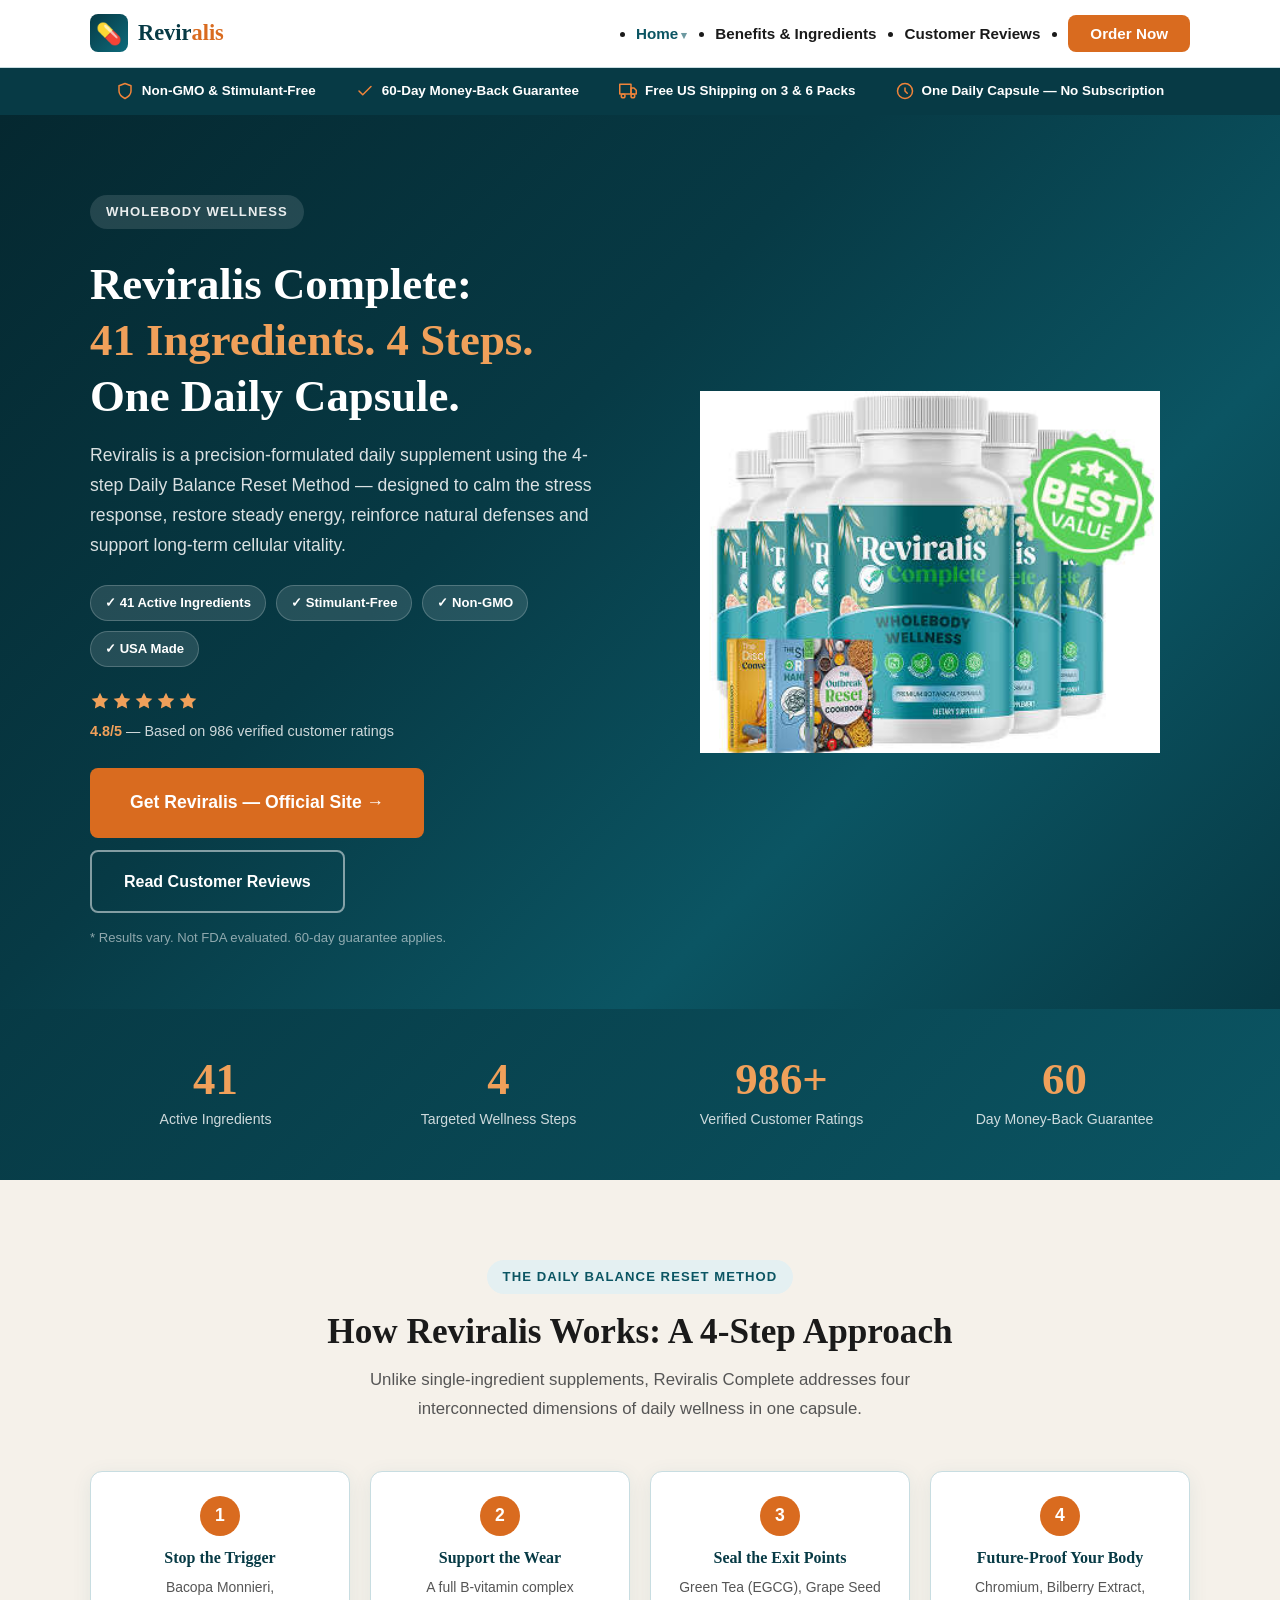
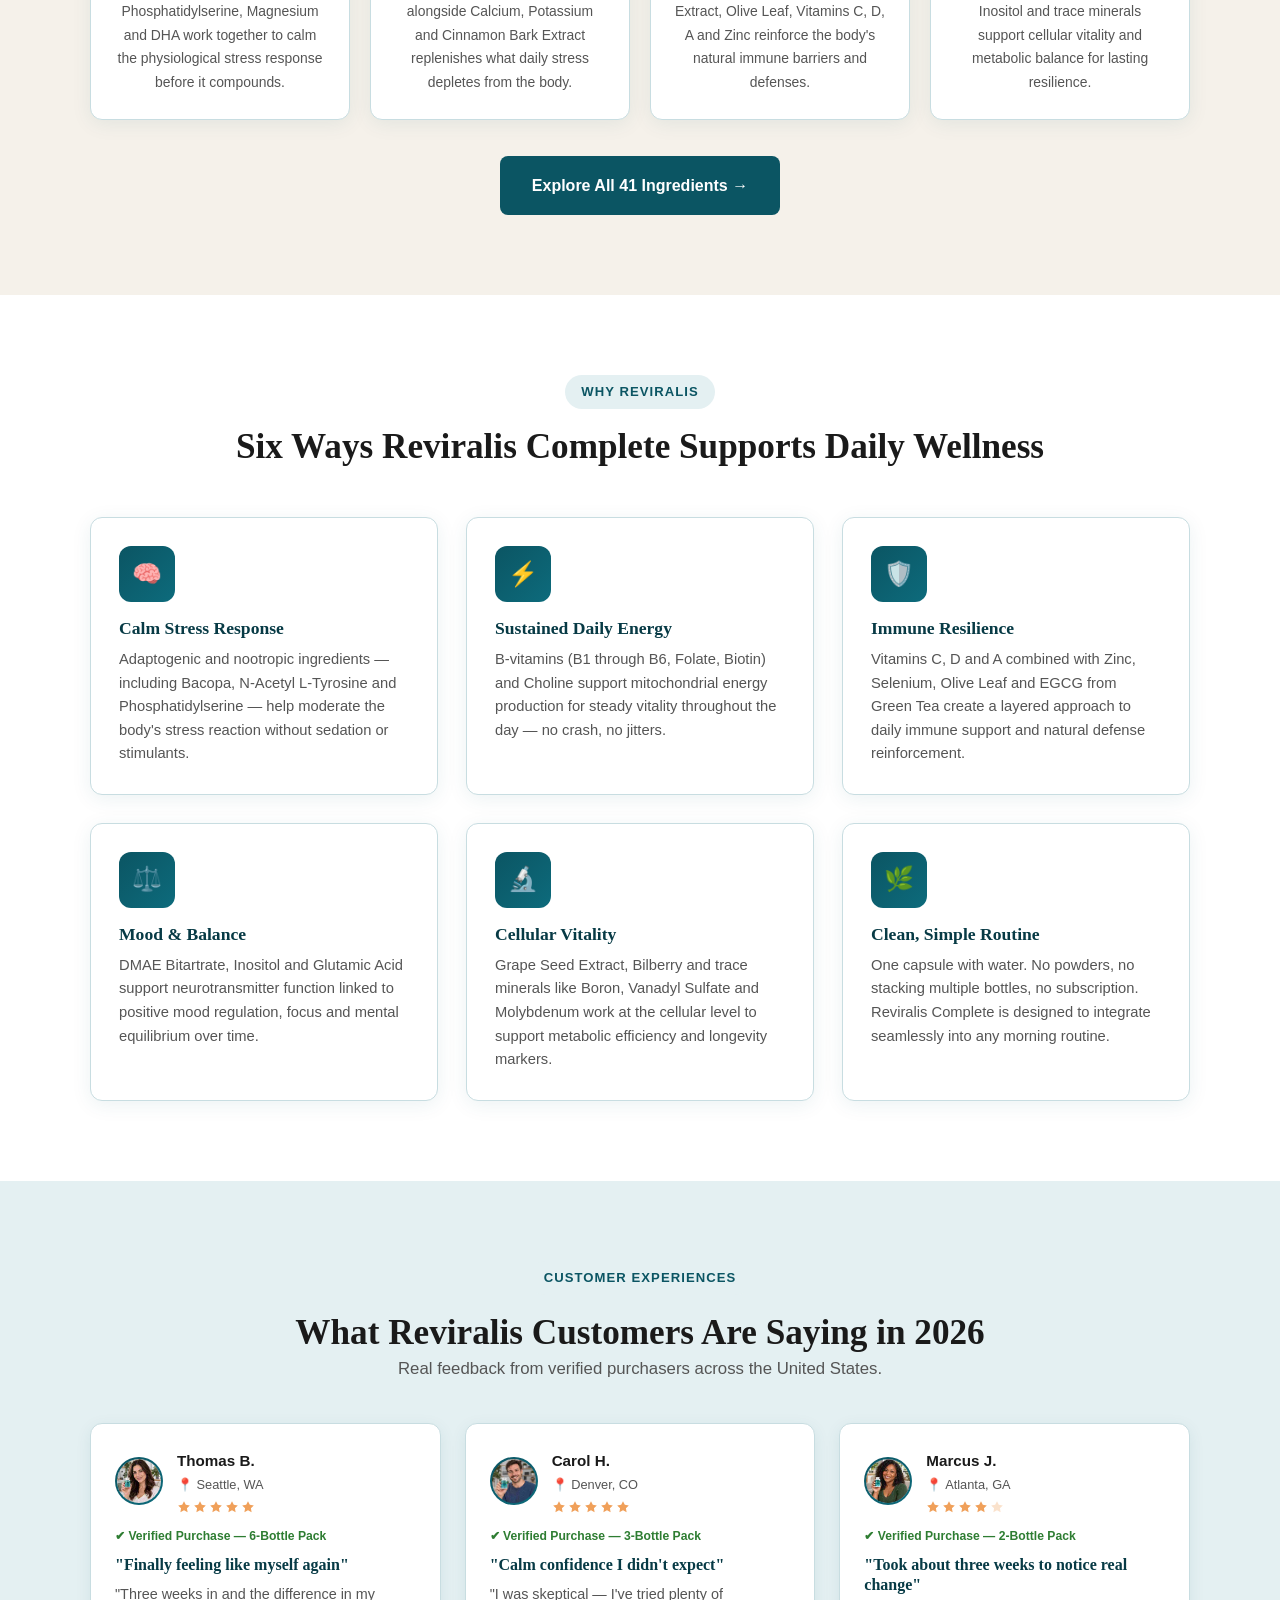
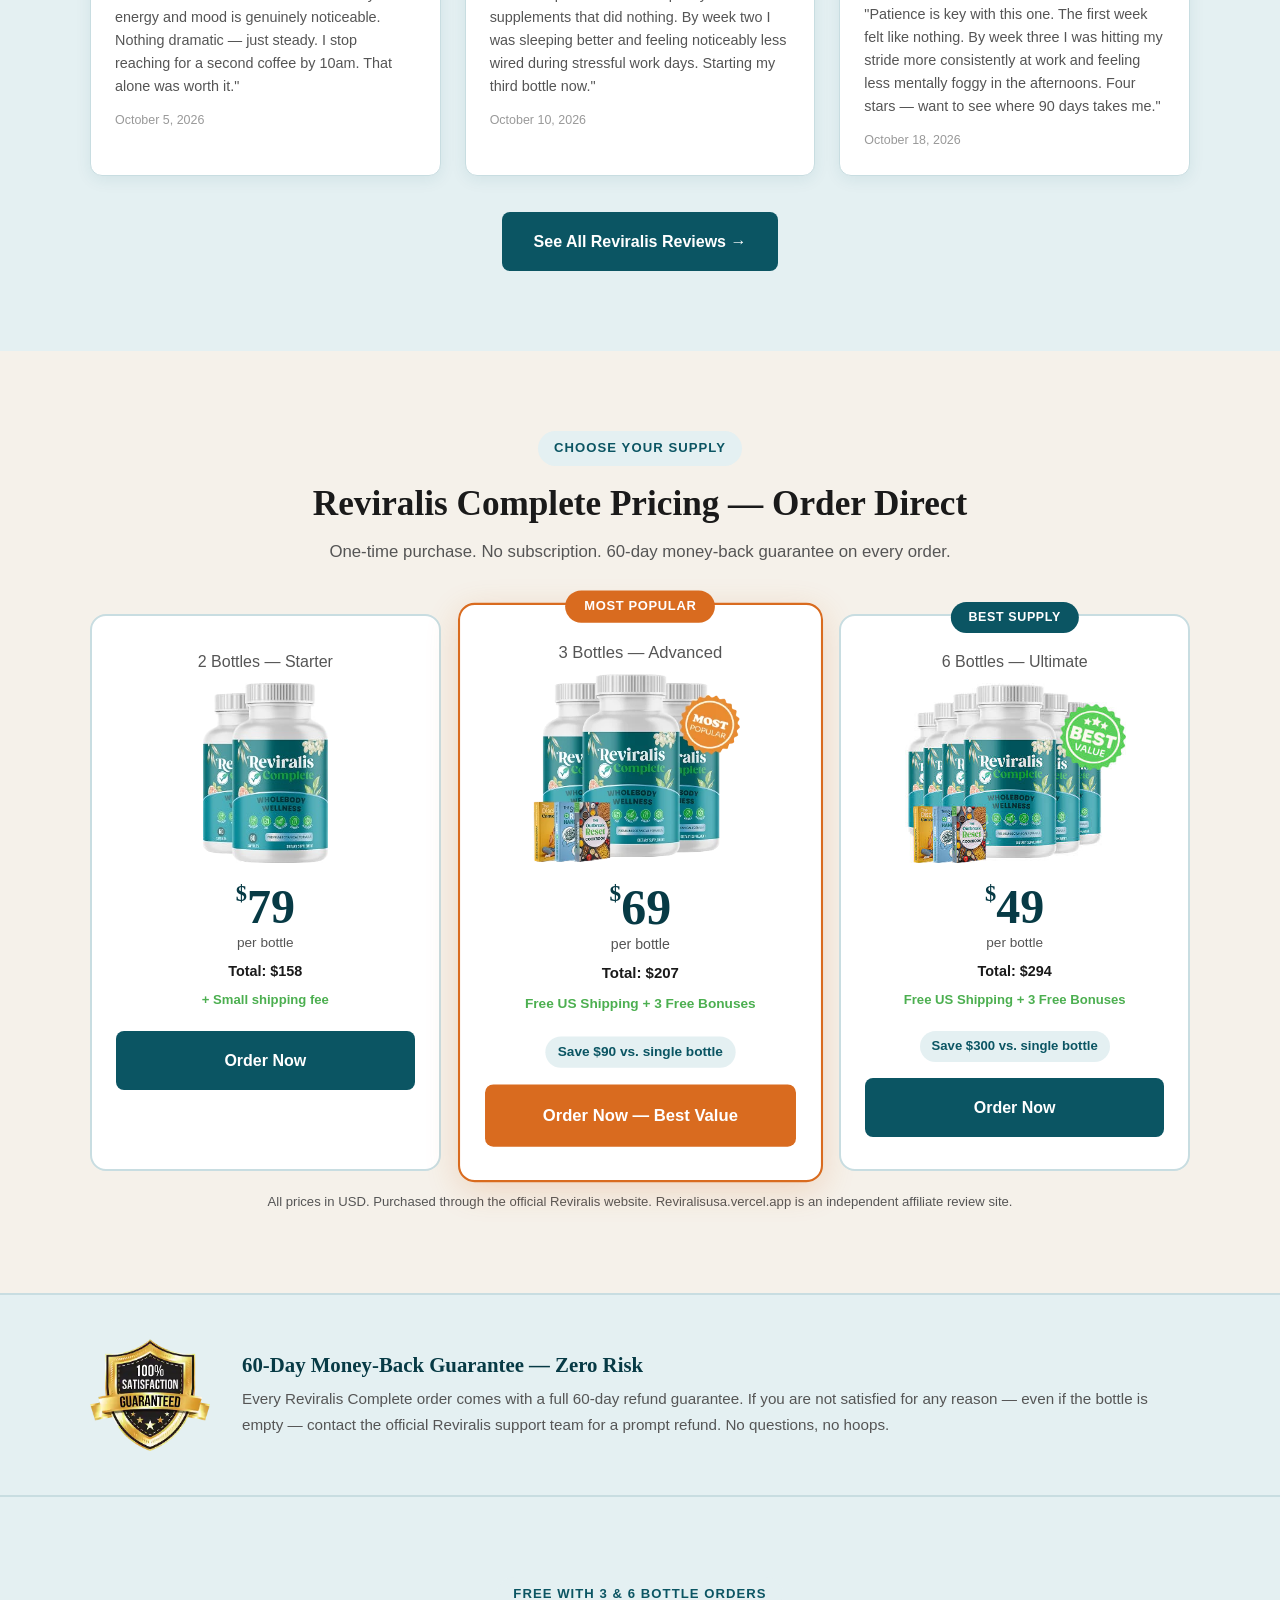
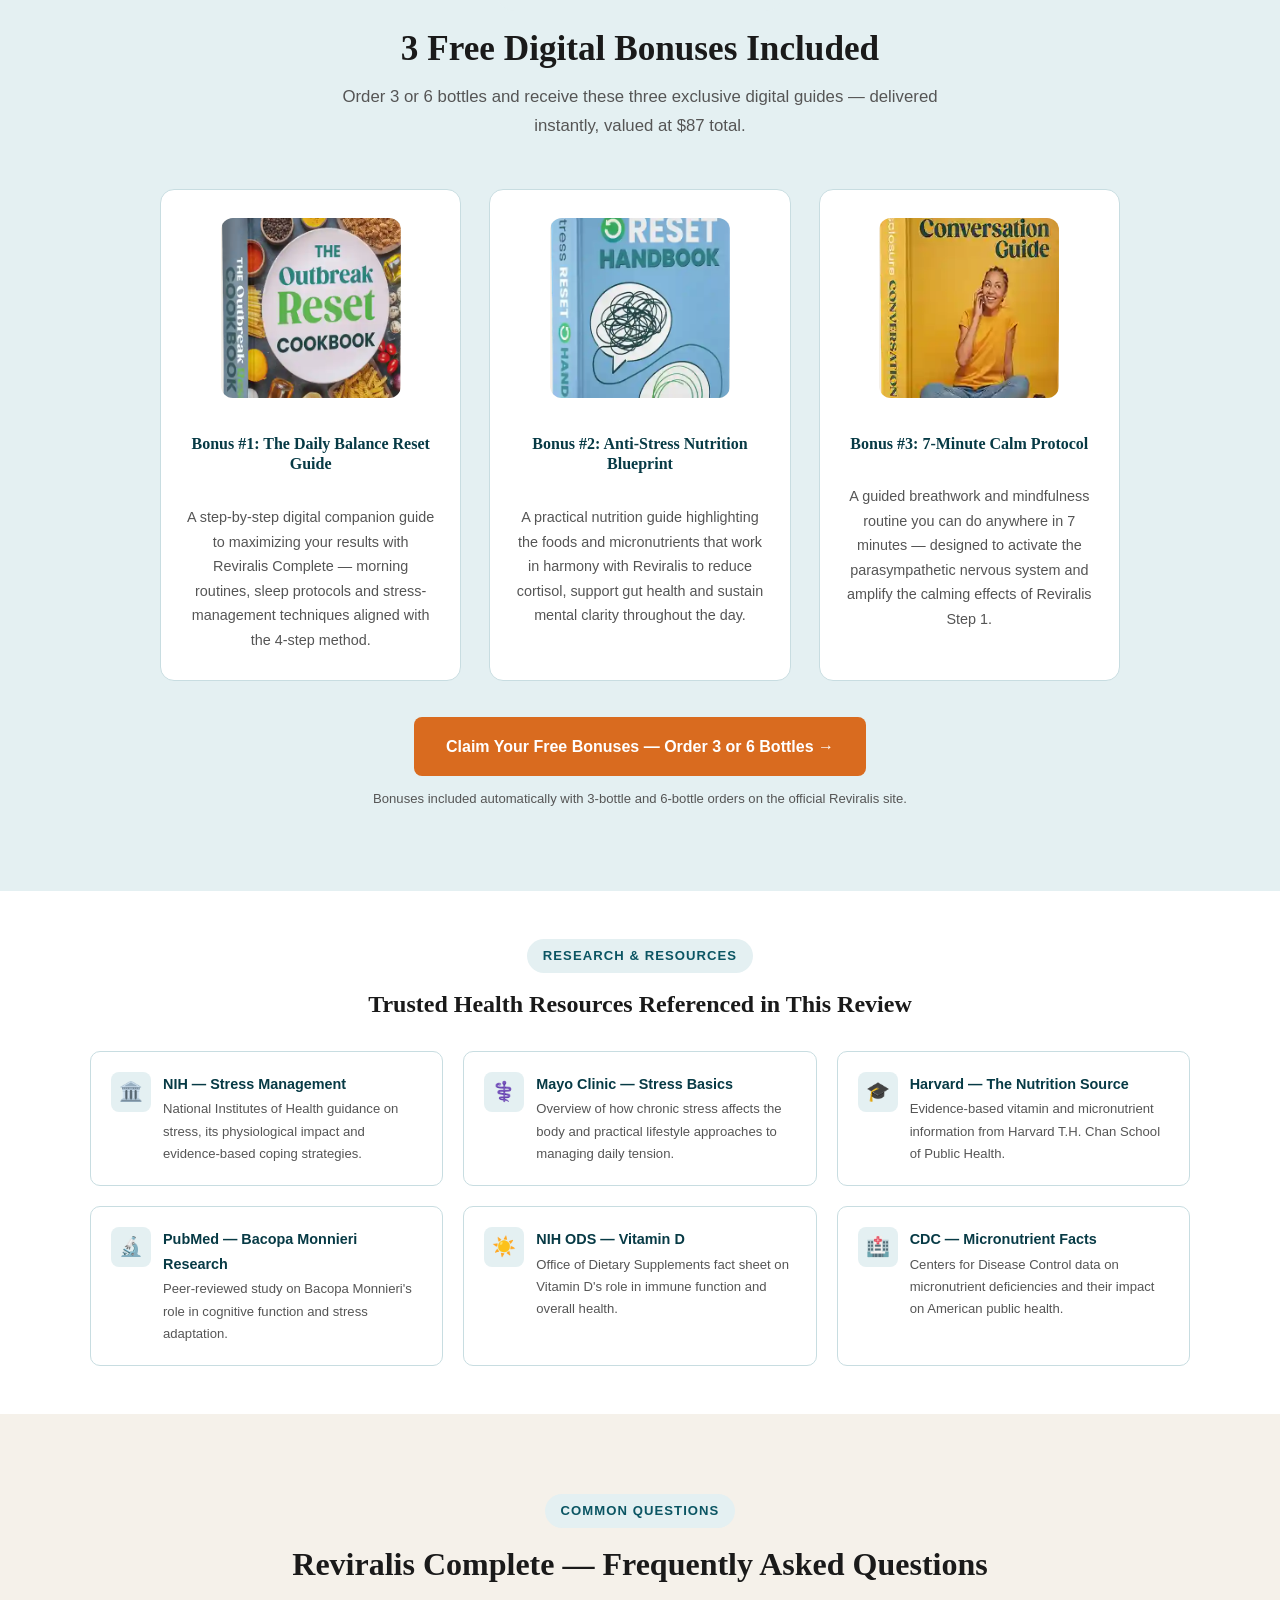
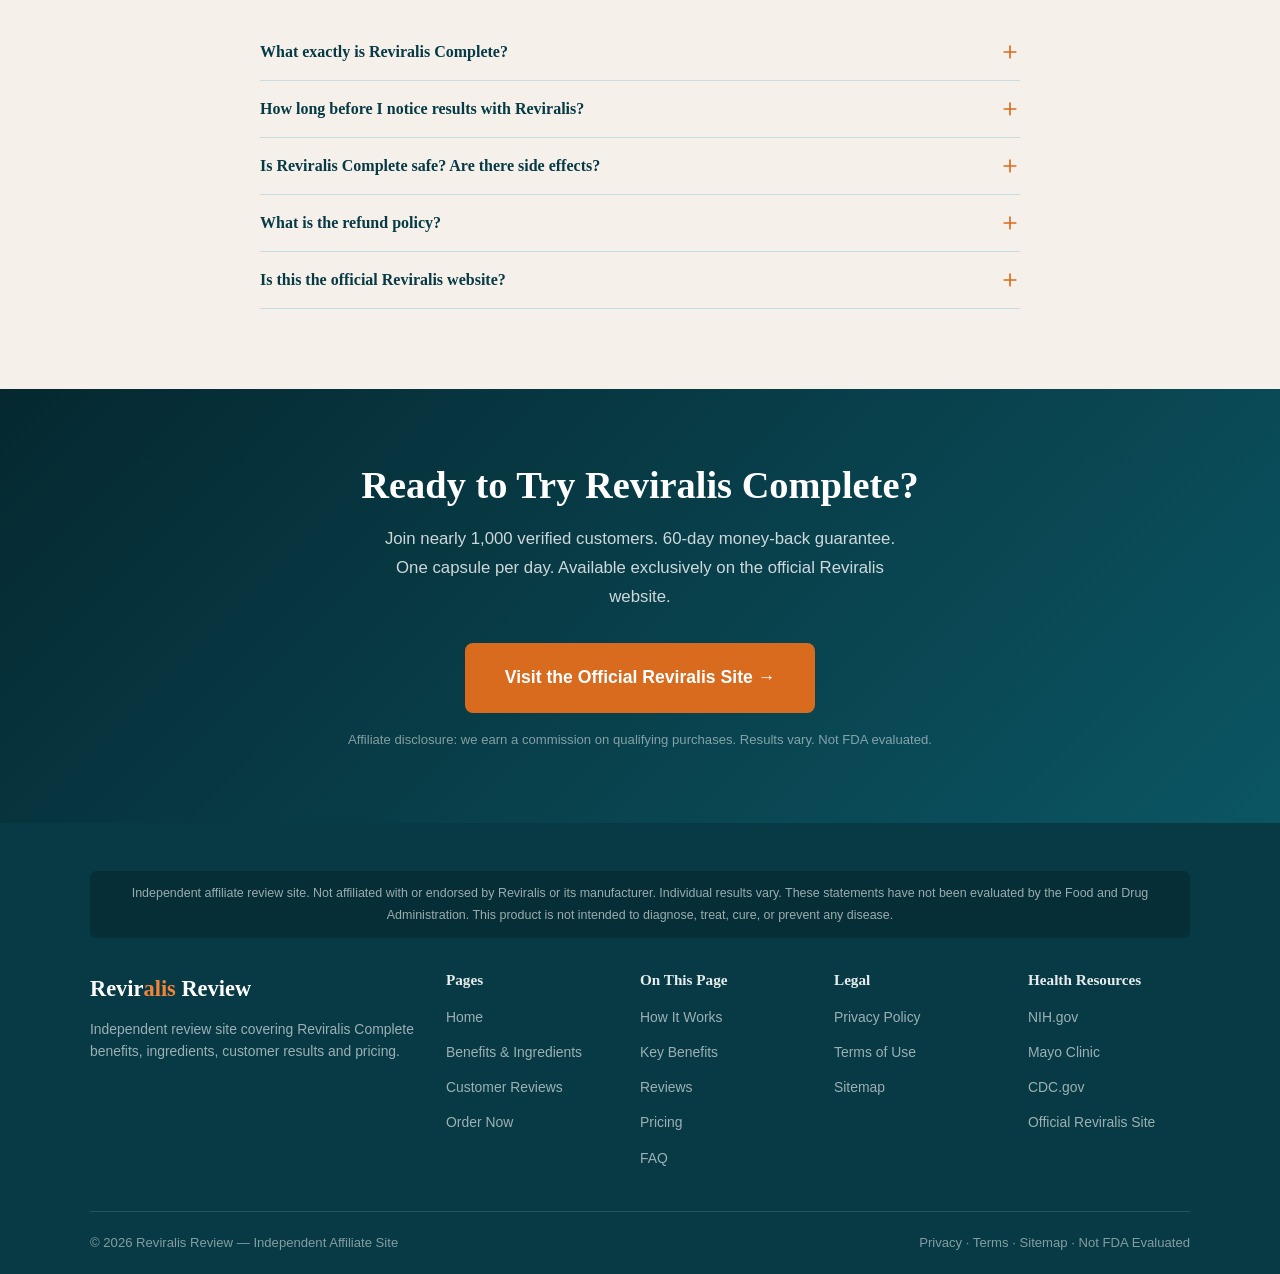
<file: index.html>
<!DOCTYPE html>
<html lang="en">
<head>
<meta charset="UTF-8">
<meta name="viewport" content="width=device-width,initial-scale=1">
    <meta name="msvalidate.01" content="F71A6939406CF71F02F6971319309A35" />
  <meta name="google-site-verification" content="X7n4EEnxnnUyJCmWyTYP4jhxIlxNtxTu0Os8TKg03lU" />
<title>Reviralis Complete — 41-Ingredient Daily Wellness Formula</title>
<meta name="description" content="Reviralis Complete: 41-ingredient, 4-step daily formula for stress, energy, immune resilience and cellular wellness. Non-GMO, stimulant-free, USA-made.">
<link rel="canonical" href="https://reviralisusa.vercel.app/">
<meta name="robots" content="index,follow">
<meta property="og:type" content="website">
<meta property="og:url" content="https://reviralisusa.vercel.app/">
<meta property="og:title" content="Reviralis Complete — 41-Ingredient Daily Wellness Formula">
<meta property="og:description" content="Reviralis Complete combines 41 researched ingredients across 4 targeted steps to support daily calm, energy, immune health and cellular vitality.">
<meta property="og:image" content="https://reviralisusa.vercel.app/images/reviralis-complete-6-bottle-pack.webp">
<meta name="twitter:card" content="summary_large_image">
<link rel="icon" href="/images/favicon.png" type="image/png">
<link rel="preload" as="image" href="/images/reviralis-complete-6-bottle-pack.webp" fetchpriority="high">
<style>
/* Critical above-fold CSS — prevents CLS */
:root{--teal:#0b5563;--teal-dark:#073a45;--orange:#d96b1f;--orange-light:#f0843a;--cream:#f5f1ea;--sage:#e4f0f2;--dark:#1a1a1a;--white:#fff;--border:#c8dde1}
*,*::before,*::after{box-sizing:border-box;margin:0;padding:0}
body{font-family:Arial,sans-serif;background:var(--cream);color:var(--dark);line-height:1.7}
h1,h2,h3,h4,h5,h6{font-family:Georgia,'Times New Roman',serif;line-height:1.25}
.site-nav{position:sticky;top:0;z-index:1000;background:rgba(255,255,255,0.97);border-bottom:1px solid var(--border);height:68px;display:flex;align-items:center}
.nav-inner{display:flex;align-items:center;justify-content:space-between;height:68px;max-width:1140px;margin:0 auto;padding:0 20px;width:100%}
.nav-logo{display:flex;align-items:center;gap:10px;text-decoration:none;white-space:nowrap}
.logo-icon{width:38px;height:38px;min-width:38px;background:linear-gradient(135deg,#073a45,#0d6b7c);border-radius:8px;display:flex;align-items:center;justify-content:center;font-size:1.3rem}
.logo-text{font-size:1.4rem;font-weight:700;color:var(--teal-dark);font-family:Georgia,serif}
.logo-text span{color:var(--orange)}
.nav-links{display:flex;align-items:center;gap:28px}
.nav-links a{font-size:0.95rem;font-weight:600;color:var(--dark);text-decoration:none}
.nav-links a:hover,.nav-links a.active{color:var(--teal)}
/* Section anchor dropdown */
.nav-dropdown{position:relative}
.nav-dropdown>a::after{content:" ▾";font-size:0.7rem;opacity:0.6}
.nav-dropdown-menu{display:none;position:absolute;top:calc(100% + 10px);left:0;background:#fff;border:1px solid var(--border);border-radius:10px;box-shadow:0 8px 24px rgba(0,0,0,0.12);min-width:210px;z-index:1001;padding:6px 0}
.nav-dropdown:hover .nav-dropdown-menu,.nav-dropdown:focus-within .nav-dropdown-menu{display:block}
.nav-dropdown-menu a{display:block;padding:9px 18px;font-size:0.88rem;font-weight:600;color:var(--dark);text-decoration:none;white-space:nowrap}
.nav-dropdown-menu a:hover{color:var(--teal);background:var(--sage)}
.nav-cta{background:var(--orange)!important;color:#fff!important;padding:10px 22px;border-radius:8px}
.nav-mobile-toggle{display:none;background:none;border:none;cursor:pointer;padding:8px;flex-direction:column;gap:5px}
.nav-mobile-toggle span{display:block;width:24px;height:2px;background:var(--dark)}
.mobile-nav{display:none;position:fixed;top:68px;left:0;right:0;background:#fff;border-bottom:1px solid var(--border);padding:20px;z-index:999;flex-direction:column;gap:16px;box-shadow:0 4px 24px rgba(0,0,0,0.1)}
.mobile-nav.open{display:flex}
.mobile-nav a{font-size:1rem;font-weight:600;color:var(--dark);padding:8px 0;border-bottom:1px solid var(--border);text-decoration:none}
.trust-bar{background:#073a45;color:#fff;padding:12px 0}
.trust-bar-inner{display:flex;align-items:center;justify-content:center;gap:40px;flex-wrap:wrap}
.trust-item{display:flex;align-items:center;gap:8px;font-size:0.84rem;font-weight:600;white-space:nowrap}
.trust-item svg{width:18px;height:18px;flex-shrink:0;stroke:#f0843a;fill:none;stroke-width:2;stroke-linecap:round;stroke-linejoin:round}
.hero{background:linear-gradient(135deg,#052830 0%,#073a45 40%,#0b5563 70%,#073a45 100%);padding:80px 0 60px;color:#fff}
.hero-grid{display:grid;grid-template-columns:1fr 1fr;gap:60px;align-items:center;max-width:1140px;margin:0 auto;padding:0 20px}
.hero-image{display:flex;justify-content:center;align-items:center;width:100%;height:460px;min-height:460px}
.hero-image img{width:460px;height:460px;object-fit:contain;aspect-ratio:1/1}
/* Star fix — inline to prevent black stars when async CSS hasn't loaded */
.review-stars svg,.hero-stars svg{width:18px;height:18px;fill:#f59e0b;flex-shrink:0}
.hero-stars svg{width:22px;height:22px;fill:#f0a05a}
.container{max-width:1140px;margin:0 auto;padding:0 20px}
/* Desktop CLS prevention — reserve layout space before style.css loads */
.stats-bar{background:var(--teal-dark);color:#fff;padding:36px 0}
.stats-grid{display:grid;grid-template-columns:repeat(4,1fr);gap:0;text-align:center}
.section{padding:72px 0}
.section-sm{padding:48px 0}
/* Reviewer avatar fix */
.reviewer-avatar{width:44px;height:44px;min-width:44px;border-radius:50%;background:linear-gradient(135deg,var(--teal),#0d6b7c);display:flex;align-items:center;justify-content:center;color:#fff;font-weight:700;font-size:1.15rem;font-family:Georgia,serif;overflow:hidden}
.reviewer-avatar img{width:44px;height:44px;object-fit:cover;border-radius:50%;display:block}
@media(max-width:900px){.nav-links{display:none}.nav-mobile-toggle{display:flex}.hero-grid{grid-template-columns:1fr;gap:40px}.hero-image{order:-1;height:280px;min-height:280px}.hero-image img{width:280px;height:280px}.trust-bar-inner{gap:16px}.stats-grid{grid-template-columns:1fr 1fr}}
@media(max-width:600px){.trust-bar-inner{flex-direction:column;gap:10px}.stats-grid{grid-template-columns:1fr 1fr}}
@media(max-width:480px){.bonus-grid{grid-template-columns:1fr!important;max-width:380px;margin-left:auto!important;margin-right:auto!important}}
</style>
<link rel="stylesheet" href="/css/style.css">
<script type="application/ld+json">
{
  "@context":"https://schema.org",
  "@graph":[
    {
      "@type":"WebSite",
      "@id":"https://reviralisusa.vercel.app/#website",
      "url":"https://reviralisusa.vercel.app/",
      "name":"Reviralis Complete Review",
      "description":"Independent affiliate review site for Reviralis Complete wholebody wellness supplement.",
      "publisher":{"@id":"https://reviralisusa.vercel.app/#organization"}
    },
    {
      "@type":"Organization",
      "@id":"https://reviralisusa.vercel.app/#organization",
      "name":"Reviralis Complete Review",
      "url":"https://reviralisusa.vercel.app/",
      "logo":{"@type":"ImageObject","url":"https://reviralisusa.vercel.app/images/favicon.png"}
    },
    {
      "@type":"WebPage",
      "@id":"https://reviralisusa.vercel.app/#webpage",
      "url":"https://reviralisusa.vercel.app/",
      "name":"Reviralis Complete — 41-Ingredient Wholebody Wellness Formula",
      "description":"Reviralis Complete: a 41-ingredient, 4-step daily formula for stress response, steady energy, immune resilience and lasting wellness.",
      "isPartOf":{"@id":"https://reviralisusa.vercel.app/#website"}
    },
    {
      "@type":"Product",
      "@id":"https://reviralisusa.vercel.app/#product",
      "name":"Reviralis Complete",
      "description":"Reviralis Complete is a 41-ingredient, stimulant-free daily supplement using a 4-step Daily Balance Reset Method to support stress response, energy, immune health and cellular vitality.",
      "brand":{"@type":"Brand","name":"Reviralis"},
      "image":"https://reviralisusa.vercel.app/images/reviralis-complete-6-bottle-pack.webp",
      "aggregateRating":{
        "@type":"AggregateRating",
        "ratingValue":"4.8",
        "reviewCount":"986",
        "bestRating":"5",
        "worstRating":"1"
      },
      "review":[
        {
          "@type":"Review",
          "author":{"@type":"Person","name":"Thomas B."},
          "datePublished":"2026-10-05",
          "reviewRating":{"@type":"Rating","ratingValue":"5","bestRating":"5"},
          "name":"Finally feeling like myself again",
          "reviewBody":"Three weeks in and the difference in my energy and mood is noticeable. Nothing dramatic, just steady — which is exactly what I needed."
        },
        {
          "@type":"Review",
          "author":{"@type":"Person","name":"Carol H."},
          "datePublished":"2026-10-10",
          "reviewRating":{"@type":"Rating","ratingValue":"5","bestRating":"5"},
          "name":"Calm confidence from day one",
          "reviewBody":"I was skeptical about a supplement making any real difference. By week two I was sleeping better and feeling noticeably less wired. Really glad I tried it."
        }
      ],
      "offers":[
        {
          "@type":"Offer",
          "name":"2-Bottle Starter Pack",
          "price":"158.00",
          "priceCurrency":"USD",
          "availability":"https://schema.org/InStock",
          "url":"https://mwebdatawatch.com/13935/334/10/?&subid=ReviralisA",
          "shippingDetails":{
            "@type":"OfferShippingDetails",
            "shippingRate":{"@type":"MonetaryAmount","value":"0","currency":"USD"},
            "shippingDestination":{"@type":"DefinedRegion","addressCountry":"US"},
            "deliveryTime":{"@type":"ShippingDeliveryTime","handlingTime":{"@type":"QuantitativeValue","minValue":1,"maxValue":2,"unitCode":"DAY"},"transitTime":{"@type":"QuantitativeValue","minValue":3,"maxValue":7,"unitCode":"DAY"}}
          },
          "hasMerchantReturnPolicy":{
            "@type":"MerchantReturnPolicy",
            "applicableCountry":"US",
            "returnPolicyCategory":"https://schema.org/MerchantReturnFiniteReturnWindow",
            "merchantReturnDays":60,
            "returnMethod":"https://schema.org/ReturnByMail",
            "returnFees":"https://schema.org/FreeReturn"
          }
        },
        {
          "@type":"Offer",
          "name":"3-Bottle Advanced Pack",
          "price":"207.00",
          "priceCurrency":"USD",
          "availability":"https://schema.org/InStock",
          "url":"https://mwebdatawatch.com/13935/334/10/?&subid=ReviralisA",
          "shippingDetails":{
            "@type":"OfferShippingDetails",
            "shippingRate":{"@type":"MonetaryAmount","value":"0","currency":"USD"},
            "shippingDestination":{"@type":"DefinedRegion","addressCountry":"US"},
            "deliveryTime":{"@type":"ShippingDeliveryTime","handlingTime":{"@type":"QuantitativeValue","minValue":1,"maxValue":2,"unitCode":"DAY"},"transitTime":{"@type":"QuantitativeValue","minValue":3,"maxValue":7,"unitCode":"DAY"}}
          },
          "hasMerchantReturnPolicy":{
            "@type":"MerchantReturnPolicy",
            "applicableCountry":"US",
            "returnPolicyCategory":"https://schema.org/MerchantReturnFiniteReturnWindow",
            "merchantReturnDays":60,
            "returnMethod":"https://schema.org/ReturnByMail",
            "returnFees":"https://schema.org/FreeReturn"
          }
        },
        {
          "@type":"Offer",
          "name":"6-Bottle Ultimate Pack",
          "price":"294.00",
          "priceCurrency":"USD",
          "availability":"https://schema.org/InStock",
          "url":"https://mwebdatawatch.com/13935/334/10/?&subid=ReviralisA",
          "shippingDetails":{
            "@type":"OfferShippingDetails",
            "shippingRate":{"@type":"MonetaryAmount","value":"0","currency":"USD"},
            "shippingDestination":{"@type":"DefinedRegion","addressCountry":"US"},
            "deliveryTime":{"@type":"ShippingDeliveryTime","handlingTime":{"@type":"QuantitativeValue","minValue":1,"maxValue":2,"unitCode":"DAY"},"transitTime":{"@type":"QuantitativeValue","minValue":3,"maxValue":7,"unitCode":"DAY"}}
          },
          "hasMerchantReturnPolicy":{
            "@type":"MerchantReturnPolicy",
            "applicableCountry":"US",
            "returnPolicyCategory":"https://schema.org/MerchantReturnFiniteReturnWindow",
            "merchantReturnDays":60,
            "returnMethod":"https://schema.org/ReturnByMail",
            "returnFees":"https://schema.org/FreeReturn"
          }
        }
      ]
    }
  ]
}
</script>
</head>
<body>

<nav class="site-nav" role="navigation" aria-label="Main navigation">
  <div class="nav-inner">
    <a href="/" class="nav-logo" aria-label="Reviralis Complete Home">
      <div class="logo-icon" aria-hidden="true">💊</div>
      <div class="logo-text">Revir<span>alis</span></div>
    </a>
    <ul class="nav-links" role="list">
      <li role="listitem" class="nav-dropdown">
        <a href="/" class="active">Home</a>
        <div class="nav-dropdown-menu" role="menu">
          <a href="/#how-it-works" role="menuitem">How It Works</a>
          <a href="/#benefits" role="menuitem">Key Benefits</a>
          <a href="/#reviews" role="menuitem">Reviews</a>
          <a href="/#pricing" role="menuitem">Pricing</a>
          <a href="/#faq" role="menuitem">FAQ</a>
        </div>
      </li>
      <li role="listitem"><a href="/benefits">Benefits &amp; Ingredients</a></li>
      <li role="listitem"><a href="/reviews">Customer Reviews</a></li>
      <li role="listitem"><a href="/order" class="nav-cta">Order Now</a></li>
    </ul>
    <button class="nav-mobile-toggle" aria-label="Open menu" aria-expanded="false">
      <span></span><span></span><span></span>
    </button>
  </div>
</nav>
<div class="mobile-nav" id="mobile-nav" role="navigation" aria-label="Mobile navigation">
  <a href="/">Home</a>
  <a href="/#how-it-works" style="padding-left:16px;font-size:0.9rem;color:var(--teal);border-bottom:1px solid var(--border)">↳ How It Works</a>
  <a href="/#benefits" style="padding-left:16px;font-size:0.9rem;color:var(--teal);border-bottom:1px solid var(--border)">↳ Key Benefits</a>
  <a href="/#pricing" style="padding-left:16px;font-size:0.9rem;color:var(--teal);border-bottom:1px solid var(--border)">↳ Pricing</a>
  <a href="/#faq" style="padding-left:16px;font-size:0.9rem;color:var(--teal)">↳ FAQ</a>
  <a href="/benefits">Benefits &amp; Ingredients</a>
  <a href="/reviews">Customer Reviews</a>
  <a href="/order">Order Now</a>
</div>

<!-- Trust bar -->
<div class="trust-bar" role="complementary" aria-label="Trust indicators">
  <div class="trust-bar-inner">
    <div class="trust-item">
      <svg viewBox="0 0 24 24" aria-hidden="true"><path d="M12 22s8-4 8-10V5l-8-3-8 3v7c0 6 8 10 8 10z"/></svg>
      Non-GMO &amp; Stimulant-Free
    </div>
    <div class="trust-item">
      <svg viewBox="0 0 24 24" aria-hidden="true"><polyline points="20 6 9 17 4 12"/></svg>
      60-Day Money-Back Guarantee
    </div>
    <div class="trust-item">
      <svg viewBox="0 0 24 24" aria-hidden="true"><rect x="1" y="3" width="15" height="13"/><polygon points="16 8 20 8 23 11 23 16 16 16 16 8"/><circle cx="5.5" cy="18.5" r="2.5"/><circle cx="18.5" cy="18.5" r="2.5"/></svg>
      Free US Shipping on 3 &amp; 6 Packs
    </div>
    <div class="trust-item">
      <svg viewBox="0 0 24 24" aria-hidden="true"><circle cx="12" cy="12" r="10"/><path d="M12 8v4l3 3"/></svg>
      One Daily Capsule — No Subscription
    </div>
  </div>
</div>

<!-- Hero -->
<section class="hero" aria-labelledby="hero-heading">
  <div class="hero-grid">
    <div class="hero-content">
      <div class="section-label" style="background:rgba(255,255,255,0.12);color:rgba(255,255,255,0.9)">Wholebody Wellness</div>
      <h1 id="hero-heading" style="font-size:clamp(1.9rem,3.5vw,2.8rem);margin-top:12px">
        Reviralis Complete:<br><span style="color:#f0a05a">41 Ingredients. 4 Steps.</span><br>One Daily Capsule.
      </h1>
      <p class="hero-subtitle" style="margin-top:16px">Reviralis is a precision-formulated daily supplement using the 4-step Daily Balance Reset Method — designed to calm the stress response, restore steady energy, reinforce natural defenses and support long-term cellular vitality.</p>
      <div class="hero-badges">
        <span class="badge">✓ 41 Active Ingredients</span>
        <span class="badge">✓ Stimulant-Free</span>
        <span class="badge">✓ Non-GMO</span>
        <span class="badge">✓ USA Made</span>
      </div>
      <div class="hero-stars" role="img" aria-label="4.8 out of 5 stars from 986 reviews">
        <svg viewBox="0 0 24 24" aria-hidden="true"><path d="M12 2l3.09 6.26L22 9.27l-5 4.87 1.18 6.88L12 17.77l-6.18 3.25L7 14.14 2 9.27l6.91-1.01L12 2z"/></svg>
        <svg viewBox="0 0 24 24" aria-hidden="true"><path d="M12 2l3.09 6.26L22 9.27l-5 4.87 1.18 6.88L12 17.77l-6.18 3.25L7 14.14 2 9.27l6.91-1.01L12 2z"/></svg>
        <svg viewBox="0 0 24 24" aria-hidden="true"><path d="M12 2l3.09 6.26L22 9.27l-5 4.87 1.18 6.88L12 17.77l-6.18 3.25L7 14.14 2 9.27l6.91-1.01L12 2z"/></svg>
        <svg viewBox="0 0 24 24" aria-hidden="true"><path d="M12 2l3.09 6.26L22 9.27l-5 4.87 1.18 6.88L12 17.77l-6.18 3.25L7 14.14 2 9.27l6.91-1.01L12 2z"/></svg>
        <svg viewBox="0 0 24 24" aria-hidden="true"><path d="M12 2l3.09 6.26L22 9.27l-5 4.87 1.18 6.88L12 17.77l-6.18 3.25L7 14.14 2 9.27l6.91-1.01L12 2z"/></svg>
      </div>
      <p class="rating-text"><strong style="color:#f0a05a">4.8/5</strong> — Based on 986 verified customer ratings</p>
      <div style="display:flex;flex-wrap:wrap;gap:12px">
        <a href="https://mwebdatawatch.com/13935/334/10/?&subid=ReviralisA" class="btn btn-primary btn-lg btn-pulse" target="_blank" rel="noopener sponsored">
          Get Reviralis — Official Site →
        </a>
        <a href="/reviews" class="btn btn-outline">Read Customer Reviews</a>
      </div>
      <p style="margin-top:14px;font-size:0.82rem;color:rgba(255,255,255,0.55)">* Results vary. Not FDA evaluated. 60-day guarantee applies.</p>
    </div>
    <div class="hero-image">
      <img src="/images/reviralis-complete-6-bottle-pack.webp" alt="Reviralis Complete 6-bottle pack — wholebody wellness supplement" width="460" height="460" fetchpriority="high">
    </div>
  </div>
</section>

<!-- Stats -->
<div class="stats-bar" role="complementary" aria-label="Product statistics">
  <div class="container">
    <div class="stats-grid">
      <div>
        <div class="stat-number">41</div>
        <div class="stat-label">Active Ingredients</div>
      </div>
      <div>
        <div class="stat-number">4</div>
        <div class="stat-label">Targeted Wellness Steps</div>
      </div>
      <div>
        <div class="stat-number">986+</div>
        <div class="stat-label">Verified Customer Ratings</div>
      </div>
      <div>
        <div class="stat-number">60</div>
        <div class="stat-label">Day Money-Back Guarantee</div>
      </div>
    </div>
  </div>
</div>

<!-- 4-Step Method -->
<section id="how-it-works" class="section" aria-labelledby="method-heading">
  <div class="container text-center">
    <div class="section-label">The Daily Balance Reset Method</div>
    <h2 id="method-heading" style="font-size:clamp(1.6rem,2.8vw,2.2rem);margin-bottom:12px">How Reviralis Works: A 4-Step Approach</h2>
    <p class="section-subtitle">Unlike single-ingredient supplements, Reviralis Complete addresses four interconnected dimensions of daily wellness in one capsule.</p>
    <div class="steps-grid">
      <div class="step-card card">
        <div class="step-num">1</div>
        <h3>Stop the Trigger</h3>
        <p>Bacopa Monnieri, Phosphatidylserine, Magnesium and DHA work together to calm the physiological stress response before it compounds.</p>
      </div>
      <div class="step-card card">
        <div class="step-num">2</div>
        <h3>Support the Wear</h3>
        <p>A full B-vitamin complex alongside Calcium, Potassium and Cinnamon Bark Extract replenishes what daily stress depletes from the body.</p>
      </div>
      <div class="step-card card">
        <div class="step-num">3</div>
        <h3>Seal the Exit Points</h3>
        <p>Green Tea (EGCG), Grape Seed Extract, Olive Leaf, Vitamins C, D, A and Zinc reinforce the body's natural immune barriers and defenses.</p>
      </div>
      <div class="step-card card">
        <div class="step-num">4</div>
        <h3>Future-Proof Your Body</h3>
        <p>Chromium, Bilberry Extract, Inositol and trace minerals support cellular vitality and metabolic balance for lasting resilience.</p>
      </div>
    </div>
    <div style="margin-top:36px">
      <a href="/benefits" class="btn btn-teal">Explore All 41 Ingredients →</a>
    </div>
  </div>
</section>

<!-- Key Benefits -->
<section id="benefits" class="section" style="background:#fff" aria-labelledby="benefits-heading">
  <div class="container">
    <div class="text-center" style="margin-bottom:48px">
      <div class="section-label">Why Reviralis</div>
      <h2 id="benefits-heading" style="font-size:clamp(1.6rem,2.8vw,2.2rem)">Six Ways Reviralis Complete Supports Daily Wellness</h2>
    </div>
    <div class="grid-3">
      <div class="benefit-card card">
        <div class="benefit-icon">🧠</div>
        <h3>Calm Stress Response</h3>
        <p>Adaptogenic and nootropic ingredients — including Bacopa, N-Acetyl L-Tyrosine and Phosphatidylserine — help moderate the body's stress reaction without sedation or stimulants.</p>
      </div>
      <div class="benefit-card card">
        <div class="benefit-icon">⚡</div>
        <h3>Sustained Daily Energy</h3>
        <p>B-vitamins (B1 through B6, Folate, Biotin) and Choline support mitochondrial energy production for steady vitality throughout the day — no crash, no jitters.</p>
      </div>
      <div class="benefit-card card">
        <div class="benefit-icon">🛡️</div>
        <h3>Immune Resilience</h3>
        <p>Vitamins C, D and A combined with Zinc, Selenium, Olive Leaf and EGCG from Green Tea create a layered approach to daily immune support and natural defense reinforcement.</p>
      </div>
      <div class="benefit-card card">
        <div class="benefit-icon">⚖️</div>
        <h3>Mood &amp; Balance</h3>
        <p>DMAE Bitartrate, Inositol and Glutamic Acid support neurotransmitter function linked to positive mood regulation, focus and mental equilibrium over time.</p>
      </div>
      <div class="benefit-card card">
        <div class="benefit-icon">🔬</div>
        <h3>Cellular Vitality</h3>
        <p>Grape Seed Extract, Bilberry and trace minerals like Boron, Vanadyl Sulfate and Molybdenum work at the cellular level to support metabolic efficiency and longevity markers.</p>
      </div>
      <div class="benefit-card card">
        <div class="benefit-icon">🌿</div>
        <h3>Clean, Simple Routine</h3>
        <p>One capsule with water. No powders, no stacking multiple bottles, no subscription. Reviralis Complete is designed to integrate seamlessly into any morning routine.</p>
      </div>
    </div>
  </div>
</section>

<!-- Featured Reviews -->
<section id="reviews" class="section" style="background:var(--sage)" aria-labelledby="reviews-heading">
  <div class="container">
    <div class="text-center" style="margin-bottom:40px">
      <div class="section-label">Customer Experiences</div>
      <h2 id="reviews-heading" style="font-size:clamp(1.6rem,2.8vw,2.2rem)">What Reviralis Customers Are Saying in 2026</h2>
      <p class="section-subtitle" style="margin-bottom:0">Real feedback from verified purchasers across the United States.</p>
    </div>
    <div class="review-grid">
      <article class="review-card">
        <div class="review-header">
          <div class="reviewer-avatar" aria-hidden="true"><img src="/images/reviralis-complete-review-1.webp" alt="" width="44" height="44" loading="lazy" onerror="this.style.display='none';this.parentElement.textContent='T'"></div>
          <div class="review-meta">
            <div class="reviewer-name">Thomas B.</div>
            <div class="review-location">📍 Seattle, WA</div>
            <div class="review-stars" role="img" aria-label="5 out of 5 stars">
              <svg viewBox="0 0 24 24" aria-hidden="true"><path d="M12 2l3.09 6.26L22 9.27l-5 4.87 1.18 6.88L12 17.77l-6.18 3.25L7 14.14 2 9.27l6.91-1.01L12 2z"/></svg>
              <svg viewBox="0 0 24 24" aria-hidden="true"><path d="M12 2l3.09 6.26L22 9.27l-5 4.87 1.18 6.88L12 17.77l-6.18 3.25L7 14.14 2 9.27l6.91-1.01L12 2z"/></svg>
              <svg viewBox="0 0 24 24" aria-hidden="true"><path d="M12 2l3.09 6.26L22 9.27l-5 4.87 1.18 6.88L12 17.77l-6.18 3.25L7 14.14 2 9.27l6.91-1.01L12 2z"/></svg>
              <svg viewBox="0 0 24 24" aria-hidden="true"><path d="M12 2l3.09 6.26L22 9.27l-5 4.87 1.18 6.88L12 17.77l-6.18 3.25L7 14.14 2 9.27l6.91-1.01L12 2z"/></svg>
              <svg viewBox="0 0 24 24" aria-hidden="true"><path d="M12 2l3.09 6.26L22 9.27l-5 4.87 1.18 6.88L12 17.77l-6.18 3.25L7 14.14 2 9.27l6.91-1.01L12 2z"/></svg>
            </div>
          </div>
        </div>
        <div class="review-verified">✔ Verified Purchase — 6-Bottle Pack</div>
        <h3 class="review-title">"Finally feeling like myself again"</h3>
        <p class="review-text">"Three weeks in and the difference in my energy and mood is genuinely noticeable. Nothing dramatic — just steady. I stop reaching for a second coffee by 10am. That alone was worth it."</p>
        <div class="review-date">October 5, 2026</div>
      </article>
      <article class="review-card">
        <div class="review-header">
          <div class="reviewer-avatar" aria-hidden="true"><img src="/images/reviralis-complete-review-2.webp" alt="" width="44" height="44" loading="lazy" onerror="this.style.display='none';this.parentElement.textContent='C'"></div>
          <div class="review-meta">
            <div class="reviewer-name">Carol H.</div>
            <div class="review-location">📍 Denver, CO</div>
            <div class="review-stars" role="img" aria-label="5 out of 5 stars">
              <svg viewBox="0 0 24 24" aria-hidden="true"><path d="M12 2l3.09 6.26L22 9.27l-5 4.87 1.18 6.88L12 17.77l-6.18 3.25L7 14.14 2 9.27l6.91-1.01L12 2z"/></svg>
              <svg viewBox="0 0 24 24" aria-hidden="true"><path d="M12 2l3.09 6.26L22 9.27l-5 4.87 1.18 6.88L12 17.77l-6.18 3.25L7 14.14 2 9.27l6.91-1.01L12 2z"/></svg>
              <svg viewBox="0 0 24 24" aria-hidden="true"><path d="M12 2l3.09 6.26L22 9.27l-5 4.87 1.18 6.88L12 17.77l-6.18 3.25L7 14.14 2 9.27l6.91-1.01L12 2z"/></svg>
              <svg viewBox="0 0 24 24" aria-hidden="true"><path d="M12 2l3.09 6.26L22 9.27l-5 4.87 1.18 6.88L12 17.77l-6.18 3.25L7 14.14 2 9.27l6.91-1.01L12 2z"/></svg>
              <svg viewBox="0 0 24 24" aria-hidden="true"><path d="M12 2l3.09 6.26L22 9.27l-5 4.87 1.18 6.88L12 17.77l-6.18 3.25L7 14.14 2 9.27l6.91-1.01L12 2z"/></svg>
            </div>
          </div>
        </div>
        <div class="review-verified">✔ Verified Purchase — 3-Bottle Pack</div>
        <h3 class="review-title">"Calm confidence I didn't expect"</h3>
        <p class="review-text">"I was skeptical — I've tried plenty of supplements that did nothing. By week two I was sleeping better and feeling noticeably less wired during stressful work days. Starting my third bottle now."</p>
        <div class="review-date">October 10, 2026</div>
      </article>
      <article class="review-card">
        <div class="review-header">
          <div class="reviewer-avatar" aria-hidden="true"><img src="/images/reviralis-complete-review-3.webp" alt="" width="44" height="44" loading="lazy" onerror="this.style.display='none';this.parentElement.textContent='M'"></div>
          <div class="review-meta">
            <div class="reviewer-name">Marcus J.</div>
            <div class="review-location">📍 Atlanta, GA</div>
            <div class="review-stars" role="img" aria-label="4 out of 5 stars">
              <svg viewBox="0 0 24 24" aria-hidden="true"><path d="M12 2l3.09 6.26L22 9.27l-5 4.87 1.18 6.88L12 17.77l-6.18 3.25L7 14.14 2 9.27l6.91-1.01L12 2z"/></svg>
              <svg viewBox="0 0 24 24" aria-hidden="true"><path d="M12 2l3.09 6.26L22 9.27l-5 4.87 1.18 6.88L12 17.77l-6.18 3.25L7 14.14 2 9.27l6.91-1.01L12 2z"/></svg>
              <svg viewBox="0 0 24 24" aria-hidden="true"><path d="M12 2l3.09 6.26L22 9.27l-5 4.87 1.18 6.88L12 17.77l-6.18 3.25L7 14.14 2 9.27l6.91-1.01L12 2z"/></svg>
              <svg viewBox="0 0 24 24" aria-hidden="true"><path d="M12 2l3.09 6.26L22 9.27l-5 4.87 1.18 6.88L12 17.77l-6.18 3.25L7 14.14 2 9.27l6.91-1.01L12 2z"/></svg>
              <svg viewBox="0 0 24 24" style="opacity:0.3" aria-hidden="true"><path d="M12 2l3.09 6.26L22 9.27l-5 4.87 1.18 6.88L12 17.77l-6.18 3.25L7 14.14 2 9.27l6.91-1.01L12 2z"/></svg>
            </div>
          </div>
        </div>
        <div class="review-verified">✔ Verified Purchase — 2-Bottle Pack</div>
        <h3 class="review-title">"Took about three weeks to notice real change"</h3>
        <p class="review-text">"Patience is key with this one. The first week felt like nothing. By week three I was hitting my stride more consistently at work and feeling less mentally foggy in the afternoons. Four stars — want to see where 90 days takes me."</p>
        <div class="review-date">October 18, 2026</div>
      </article>
    </div>
    <div class="text-center" style="margin-top:36px">
      <a href="/reviews" class="btn btn-teal">See All Reviralis Reviews →</a>
    </div>
  </div>
</section>

<!-- Pricing Snapshot -->
<section id="pricing" class="section" aria-labelledby="pricing-heading">
  <div class="container text-center">
    <div class="section-label">Choose Your Supply</div>
    <h2 id="pricing-heading" style="font-size:clamp(1.6rem,2.8vw,2.2rem);margin-bottom:12px">Reviralis Complete Pricing — Order Direct</h2>
    <p class="section-subtitle">One-time purchase. No subscription. 60-day money-back guarantee on every order.</p>
    <div class="pricing-grid">
      <!-- 2-Bottle -->
      <div class="pricing-card">
        <div class="pricing-bottles">2 Bottles — Starter</div>
        <img src="/images/reviralis-complete-2-bottle-pack.webp" alt="Reviralis Complete 2-bottle starter pack" class="pricing-img" width="180" height="180" loading="lazy">
        <div class="pricing-price"><sup>$</sup>79</div>
        <div class="pricing-per">per bottle</div>
        <div class="pricing-total">Total: $158</div>
        <div class="pricing-shipping">+ Small shipping fee</div>
        <a href="https://mwebdatawatch.com/13935/334/10/?&subid=ReviralisA" class="btn btn-teal" style="width:100%" target="_blank" rel="noopener sponsored">Order Now</a>
      </div>
      <!-- 3-Bottle -->
      <div class="pricing-card featured">
        <div class="pricing-badge">Most Popular</div>
        <div class="pricing-bottles">3 Bottles — Advanced</div>
        <img src="/images/reviralis-complete-3-bottle-pack.webp" alt="Reviralis Complete 3-bottle advanced pack" class="pricing-img" width="180" height="180" loading="lazy">
        <div class="pricing-price"><sup>$</sup>69</div>
        <div class="pricing-per">per bottle</div>
        <div class="pricing-total">Total: $207</div>
        <div class="pricing-shipping">Free US Shipping + 3 Free Bonuses</div>
        <div class="pricing-savings">Save $90 vs. single bottle</div>
        <a href="https://mwebdatawatch.com/13935/334/10/?&subid=ReviralisA" class="btn btn-primary btn-pulse" style="width:100%" target="_blank" rel="noopener sponsored">Order Now — Best Value</a>
      </div>
      <!-- 6-Bottle -->
      <div class="pricing-card">
        <div class="pricing-badge" style="background:var(--teal)">Best Supply</div>
        <div class="pricing-bottles">6 Bottles — Ultimate</div>
        <img src="/images/reviralis-complete-6-bottle-pack.webp" alt="Reviralis Complete 6-bottle ultimate pack" class="pricing-img" width="180" height="180" loading="lazy">
        <div class="pricing-price"><sup>$</sup>49</div>
        <div class="pricing-per">per bottle</div>
        <div class="pricing-total">Total: $294</div>
        <div class="pricing-shipping">Free US Shipping + 3 Free Bonuses</div>
        <div class="pricing-savings">Save $300 vs. single bottle</div>
        <a href="https://mwebdatawatch.com/13935/334/10/?&subid=ReviralisA" class="btn btn-teal" style="width:100%" target="_blank" rel="noopener sponsored">Order Now</a>
      </div>
    </div>
    <p style="margin-top:20px;font-size:0.82rem;color:var(--gray)">All prices in USD. Purchased through the official Reviralis website. Reviralisusa.vercel.app is an independent affiliate review site.</p>
  </div>
</section>

<!-- Guarantee -->
<div class="guarantee-band">
  <div class="container">
    <div class="guarantee-inner">
      <img src="/images/reviralis-complete-guarantee.webp" alt="Reviralis 60-day money-back guarantee seal" class="guarantee-img" width="120" height="120" loading="lazy">
      <div class="guarantee-text">
        <h3>60-Day Money-Back Guarantee — Zero Risk</h3>
        <p>Every Reviralis Complete order comes with a full 60-day refund guarantee. If you are not satisfied for any reason — even if the bottle is empty — contact the official Reviralis support team for a prompt refund. No questions, no hoops.</p>
      </div>
    </div>
  </div>
</div>

<!-- Free Bonuses -->
<section id="bonuses" class="section" style="background:var(--sage)" aria-labelledby="bonuses-heading">
  <div class="container">
    <div class="text-center" style="margin-bottom:48px">
      <div class="section-label">Free With 3 &amp; 6 Bottle Orders</div>
      <h2 id="bonuses-heading" style="font-size:clamp(1.6rem,2.8vw,2.2rem);margin-bottom:12px">3 Free Digital Bonuses Included</h2>
      <p class="section-subtitle">Order 3 or 6 bottles and receive these three exclusive digital guides — delivered instantly, valued at $87 total.</p>
    </div>
    <div class="bonus-grid" style="display:grid;grid-template-columns:repeat(3,1fr);gap:28px;max-width:960px;margin:0 auto">
      <div class="bonus-card" style="display:flex;flex-direction:column;align-items:center;background:#fff;border:1px solid var(--border);border-radius:14px;padding:28px 24px;text-align:center">
        <div style="width:180px;height:180px;border-radius:12px;overflow:hidden;margin-bottom:16px;background:var(--cream);display:flex;align-items:center;justify-content:center;flex-shrink:0">
          <img src="/images/reviralis-complete-bonus-1.webp" alt="Bonus #1 — The Daily Balance Reset Guide" width="180" height="180" loading="lazy" style="width:180px;height:180px;object-fit:cover;display:block" onerror="this.style.display='none';this.nextElementSibling.style.display='flex'">
          <div style="display:none;font-size:3.5rem;align-items:center;justify-content:center;width:180px;height:180px">📘</div>
        </div>
        <div style="font-weight:700;font-size:1rem;color:var(--teal-dark);margin-bottom:10px;font-family:Georgia,serif;line-height:1.3">Bonus #1: The Daily Balance Reset Guide</div>
        <p style="font-size:0.9rem;color:var(--gray)">A step-by-step digital companion guide to maximizing your results with Reviralis Complete — morning routines, sleep protocols and stress-management techniques aligned with the 4-step method.</p>
      </div>
      <div class="bonus-card" style="display:flex;flex-direction:column;align-items:center;background:#fff;border:1px solid var(--border);border-radius:14px;padding:28px 24px;text-align:center">
        <div style="width:180px;height:180px;border-radius:12px;overflow:hidden;margin-bottom:16px;background:var(--cream);display:flex;align-items:center;justify-content:center;flex-shrink:0">
          <img src="/images/reviralis-complete-bonus-2.webp" alt="Bonus #2 — Anti-Stress Nutrition Blueprint" width="180" height="180" loading="lazy" style="width:180px;height:180px;object-fit:cover;display:block" onerror="this.style.display='none';this.nextElementSibling.style.display='flex'">
          <div style="display:none;font-size:3.5rem;align-items:center;justify-content:center;width:180px;height:180px">🍽️</div>
        </div>
        <div style="font-weight:700;font-size:1rem;color:var(--teal-dark);margin-bottom:10px;font-family:Georgia,serif;line-height:1.3">Bonus #2: Anti-Stress Nutrition Blueprint</div>
        <p style="font-size:0.9rem;color:var(--gray)">A practical nutrition guide highlighting the foods and micronutrients that work in harmony with Reviralis to reduce cortisol, support gut health and sustain mental clarity throughout the day.</p>
      </div>
      <div class="bonus-card" style="display:flex;flex-direction:column;align-items:center;background:#fff;border:1px solid var(--border);border-radius:14px;padding:28px 24px;text-align:center">
        <div style="width:180px;height:180px;border-radius:12px;overflow:hidden;margin-bottom:16px;background:var(--cream);display:flex;align-items:center;justify-content:center;flex-shrink:0">
          <img src="/images/reviralis-complete-bonus-3.webp" alt="Bonus #3 — 7-Minute Calm Protocol" width="180" height="180" loading="lazy" style="width:180px;height:180px;object-fit:cover;display:block" onerror="this.style.display='none';this.nextElementSibling.style.display='flex'">
          <div style="display:none;font-size:3.5rem;align-items:center;justify-content:center;width:180px;height:180px">🧘</div>
        </div>
        <div style="font-weight:700;font-size:1rem;color:var(--teal-dark);margin-bottom:10px;font-family:Georgia,serif;line-height:1.3">Bonus #3: 7-Minute Calm Protocol</div>
        <p style="font-size:0.9rem;color:var(--gray)">A guided breathwork and mindfulness routine you can do anywhere in 7 minutes — designed to activate the parasympathetic nervous system and amplify the calming effects of Reviralis Step 1.</p>
      </div>
    </div>
    <div class="text-center" style="margin-top:36px">
      <a href="https://mwebdatawatch.com/13935/334/10/?&subid=ReviralisA" class="btn btn-primary btn-pulse" target="_blank" rel="noopener sponsored">Claim Your Free Bonuses — Order 3 or 6 Bottles →</a>
      <p style="margin-top:12px;font-size:0.82rem;color:var(--gray)">Bonuses included automatically with 3-bottle and 6-bottle orders on the official Reviralis site.</p>
    </div>
  </div>
</section>

<!-- Authority / External links -->
<section class="section-sm" style="background:#fff" aria-labelledby="research-heading">
  <div class="container">
    <div class="text-center" style="margin-bottom:32px">
      <div class="section-label">Research &amp; Resources</div>
      <h2 id="research-heading" style="font-size:1.5rem">Trusted Health Resources Referenced in This Review</h2>
    </div>
    <div class="authority-grid">
      <a href="https://www.nih.gov/health-information/wellness-toolkits/managing-stress-anxiety" target="_blank" rel="noopener" class="authority-link">
        <div class="authority-icon">🏛️</div>
        <div>
          <div class="authority-name">NIH — Stress Management</div>
          <div class="authority-desc">National Institutes of Health guidance on stress, its physiological impact and evidence-based coping strategies.</div>
        </div>
      </a>
      <a href="https://www.mayoclinic.org/healthy-lifestyle/stress-management/basics/stress-basics/hlv-20049495" target="_blank" rel="noopener" class="authority-link">
        <div class="authority-icon">⚕️</div>
        <div>
          <div class="authority-name">Mayo Clinic — Stress Basics</div>
          <div class="authority-desc">Overview of how chronic stress affects the body and practical lifestyle approaches to managing daily tension.</div>
        </div>
      </a>
      <a href="https://www.hsph.harvard.edu/nutritionsource/vitamins/" target="_blank" rel="noopener" class="authority-link">
        <div class="authority-icon">🎓</div>
        <div>
          <div class="authority-name">Harvard — The Nutrition Source</div>
          <div class="authority-desc">Evidence-based vitamin and micronutrient information from Harvard T.H. Chan School of Public Health.</div>
        </div>
      </a>
      <a href="https://www.ncbi.nlm.nih.gov/pmc/articles/PMC3257651/" target="_blank" rel="noopener" class="authority-link">
        <div class="authority-icon">🔬</div>
        <div>
          <div class="authority-name">PubMed — Bacopa Monnieri Research</div>
          <div class="authority-desc">Peer-reviewed study on Bacopa Monnieri's role in cognitive function and stress adaptation.</div>
        </div>
      </a>
      <a href="https://ods.od.nih.gov/factsheets/VitaminD-Consumer/" target="_blank" rel="noopener" class="authority-link">
        <div class="authority-icon">☀️</div>
        <div>
          <div class="authority-name">NIH ODS — Vitamin D</div>
          <div class="authority-desc">Office of Dietary Supplements fact sheet on Vitamin D's role in immune function and overall health.</div>
        </div>
      </a>
      <a href="https://www.cdc.gov/nutrition/micronutrient-malnutrition/micronutrients/index.html" target="_blank" rel="noopener" class="authority-link">
        <div class="authority-icon">🏥</div>
        <div>
          <div class="authority-name">CDC — Micronutrient Facts</div>
          <div class="authority-desc">Centers for Disease Control data on micronutrient deficiencies and their impact on American public health.</div>
        </div>
      </a>
    </div>
  </div>
</section>

<!-- FAQ -->
<section id="faq" class="section" style="background:var(--cream)" aria-labelledby="faq-heading">
  <div class="container" style="max-width:800px">
    <div class="text-center" style="margin-bottom:40px">
      <div class="section-label">Common Questions</div>
      <h2 id="faq-heading" style="font-size:clamp(1.5rem,2.5vw,2rem)">Reviralis Complete — Frequently Asked Questions</h2>
    </div>
    <div itemscope itemtype="https://schema.org/FAQPage">
      <div class="faq-item" itemscope itemprop="mainEntity" itemtype="https://schema.org/Question">
        <button class="faq-q" aria-expanded="false" itemprop="name">What exactly is Reviralis Complete?
          <svg viewBox="0 0 24 24" aria-hidden="true"><line x1="12" y1="5" x2="12" y2="19"/><line x1="5" y1="12" x2="19" y2="12"/></svg>
        </button>
        <div class="faq-a" itemscope itemprop="acceptedAnswer" itemtype="https://schema.org/Answer">
          <div class="faq-a-inner" itemprop="text">Reviralis Complete is a daily wellness supplement containing 41 active ingredients organized around a 4-step Daily Balance Reset Method. Each step targets a specific dimension of daily wellbeing — stress response, nutritional replenishment, immune defense and long-term cellular vitality — in a single capsule taken once per day.</div>
        </div>
      </div>
      <div class="faq-item" itemscope itemprop="mainEntity" itemtype="https://schema.org/Question">
        <button class="faq-q" aria-expanded="false" itemprop="name">How long before I notice results with Reviralis?
          <svg viewBox="0 0 24 24" aria-hidden="true"><line x1="12" y1="5" x2="12" y2="19"/><line x1="5" y1="12" x2="19" y2="12"/></svg>
        </button>
        <div class="faq-a" itemscope itemprop="acceptedAnswer" itemtype="https://schema.org/Answer">
          <div class="faq-a-inner" itemprop="text">Individual results vary significantly. Many customers report initial changes in energy and mood within 2–3 weeks. For more comprehensive benefits — particularly immune and cellular support — a 90-day course is recommended. Because the 60-day guarantee exceeds the typical initial results window, there is low financial risk in trying it.</div>
        </div>
      </div>
      <div class="faq-item" itemscope itemprop="mainEntity" itemtype="https://schema.org/Question">
        <button class="faq-q" aria-expanded="false" itemprop="name">Is Reviralis Complete safe? Are there side effects?
          <svg viewBox="0 0 24 24" aria-hidden="true"><line x1="12" y1="5" x2="12" y2="19"/><line x1="5" y1="12" x2="19" y2="12"/></svg>
        </button>
        <div class="faq-a" itemscope itemprop="acceptedAnswer" itemtype="https://schema.org/Answer">
          <div class="faq-a-inner" itemprop="text">Reviralis Complete is stated to be non-GMO, stimulant-free and all-natural, manufactured in a certified facility. As with any supplement, consult your healthcare provider before starting if you are pregnant, nursing, taking prescription medications or have an existing medical condition. The product is not intended to diagnose, treat, cure or prevent any disease.</div>
        </div>
      </div>
      <div class="faq-item" itemscope itemprop="mainEntity" itemtype="https://schema.org/Question">
        <button class="faq-q" aria-expanded="false" itemprop="name">What is the refund policy?
          <svg viewBox="0 0 24 24" aria-hidden="true"><line x1="12" y1="5" x2="12" y2="19"/><line x1="5" y1="12" x2="19" y2="12"/></svg>
        </button>
        <div class="faq-a" itemscope itemprop="acceptedAnswer" itemtype="https://schema.org/Answer">
          <div class="faq-a-inner" itemprop="text">The official Reviralis website offers a 60-day money-back guarantee on all orders. If you are unsatisfied for any reason, even after finishing the product, you can request a full refund by contacting their customer support team. This review site does not process refunds — all purchases and refunds are handled directly through the <a href="https://mwebdatawatch.com/13935/334/10/?&subid=ReviralisA" target="_blank" rel="noopener sponsored">official Reviralis website</a>.</div>
        </div>
      </div>
      <div class="faq-item" itemscope itemprop="mainEntity" itemtype="https://schema.org/Question">
        <button class="faq-q" aria-expanded="false" itemprop="name">Is this the official Reviralis website?
          <svg viewBox="0 0 24 24" aria-hidden="true"><line x1="12" y1="5" x2="12" y2="19"/><line x1="5" y1="12" x2="19" y2="12"/></svg>
        </button>
        <div class="faq-a" itemscope itemprop="acceptedAnswer" itemtype="https://schema.org/Answer">
          <div class="faq-a-inner" itemprop="text">No. Reviralisusa.vercel.app is an independent affiliate review website. We independently research and review Reviralis Complete to help consumers make informed decisions. All purchase links on this site lead to the official Reviralis sales page via our affiliate link. We may earn a commission on qualifying purchases at no extra cost to you.</div>
        </div>
      </div>
    </div>
  </div>
</section>

<!-- Final CTA -->
<section style="background:linear-gradient(135deg,#052830,#0b5563);padding:72px 0;text-align:center;color:#fff" aria-labelledby="cta-heading">
  <div class="container">
    <h2 id="cta-heading" style="color:#fff;font-size:clamp(1.6rem,3vw,2.4rem);margin-bottom:16px">Ready to Try Reviralis Complete?</h2>
    <p style="color:rgba(255,255,255,0.8);max-width:540px;margin:0 auto 32px;font-size:1.05rem">Join nearly 1,000 verified customers. 60-day money-back guarantee. One capsule per day. Available exclusively on the official Reviralis website.</p>
    <a href="https://mwebdatawatch.com/13935/334/10/?&subid=ReviralisA" class="btn btn-primary btn-lg btn-pulse" target="_blank" rel="noopener sponsored">
      Visit the Official Reviralis Site →
    </a>
    <p style="margin-top:16px;font-size:0.82rem;color:rgba(255,255,255,0.5)">Affiliate disclosure: we earn a commission on qualifying purchases. Results vary. Not FDA evaluated.</p>
  </div>
</section>

<footer class="site-footer" role="contentinfo">
  <div class="container">
    <div class="footer-disclaimer">Independent affiliate review site. Not affiliated with or endorsed by Reviralis or its manufacturer. Individual results vary. These statements have not been evaluated by the Food and Drug Administration. This product is not intended to diagnose, treat, cure, or prevent any disease.</div>
    <div class="footer-grid">
      <div class="footer-brand">
        <div class="logo-text">Revir<span>alis</span> Review</div>
        <p class="footer-desc">Independent review site covering Reviralis Complete benefits, ingredients, customer results and pricing.</p>
      </div>
      <div class="footer-col">
        <h4>Pages</h4>
        <ul>
          <li><a href="/">Home</a></li>
          <li><a href="/benefits">Benefits &amp; Ingredients</a></li>
          <li><a href="/reviews">Customer Reviews</a></li>
          <li><a href="/order">Order Now</a></li>
        </ul>
      </div>
      <div class="footer-col">
        <h4>On This Page</h4>
        <ul>
          <li><a href="/#how-it-works">How It Works</a></li>
          <li><a href="/#benefits">Key Benefits</a></li>
          <li><a href="/#reviews">Reviews</a></li>
          <li><a href="/#pricing">Pricing</a></li>
          <li><a href="/#faq">FAQ</a></li>
        </ul>
      </div>
      <div class="footer-col">
        <h4>Legal</h4>
        <ul>
          <li><a href="/privacy">Privacy Policy</a></li>
          <li><a href="/terms">Terms of Use</a></li>
          <li><a href="/sitemap.xml">Sitemap</a></li>
        </ul>
      </div>
      <div class="footer-col">
        <h4>Health Resources</h4>
        <ul>
          <li><a href="https://www.nih.gov" target="_blank" rel="noopener">NIH.gov</a></li>
          <li><a href="https://www.mayoclinic.org" target="_blank" rel="noopener">Mayo Clinic</a></li>
          <li><a href="https://www.cdc.gov" target="_blank" rel="noopener">CDC.gov</a></li>
          <li><a href="https://mwebdatawatch.com/13935/334/10/?&subid=ReviralisA" target="_blank" rel="noopener sponsored">Official Reviralis Site</a></li>
        </ul>
      </div>
    </div>
    <div class="footer-bottom">
      <span>&copy; 2026 Reviralis Review — Independent Affiliate Site</span>
      <span>
        <a href="/privacy">Privacy</a> ·
        <a href="/terms">Terms</a> ·
        <a href="/sitemap.xml">Sitemap</a> ·
        Not FDA Evaluated
      </span>
    </div>
  </div>
</footer>
<script src="/js/main.js" defer></script>
</body>
</html>
</file>
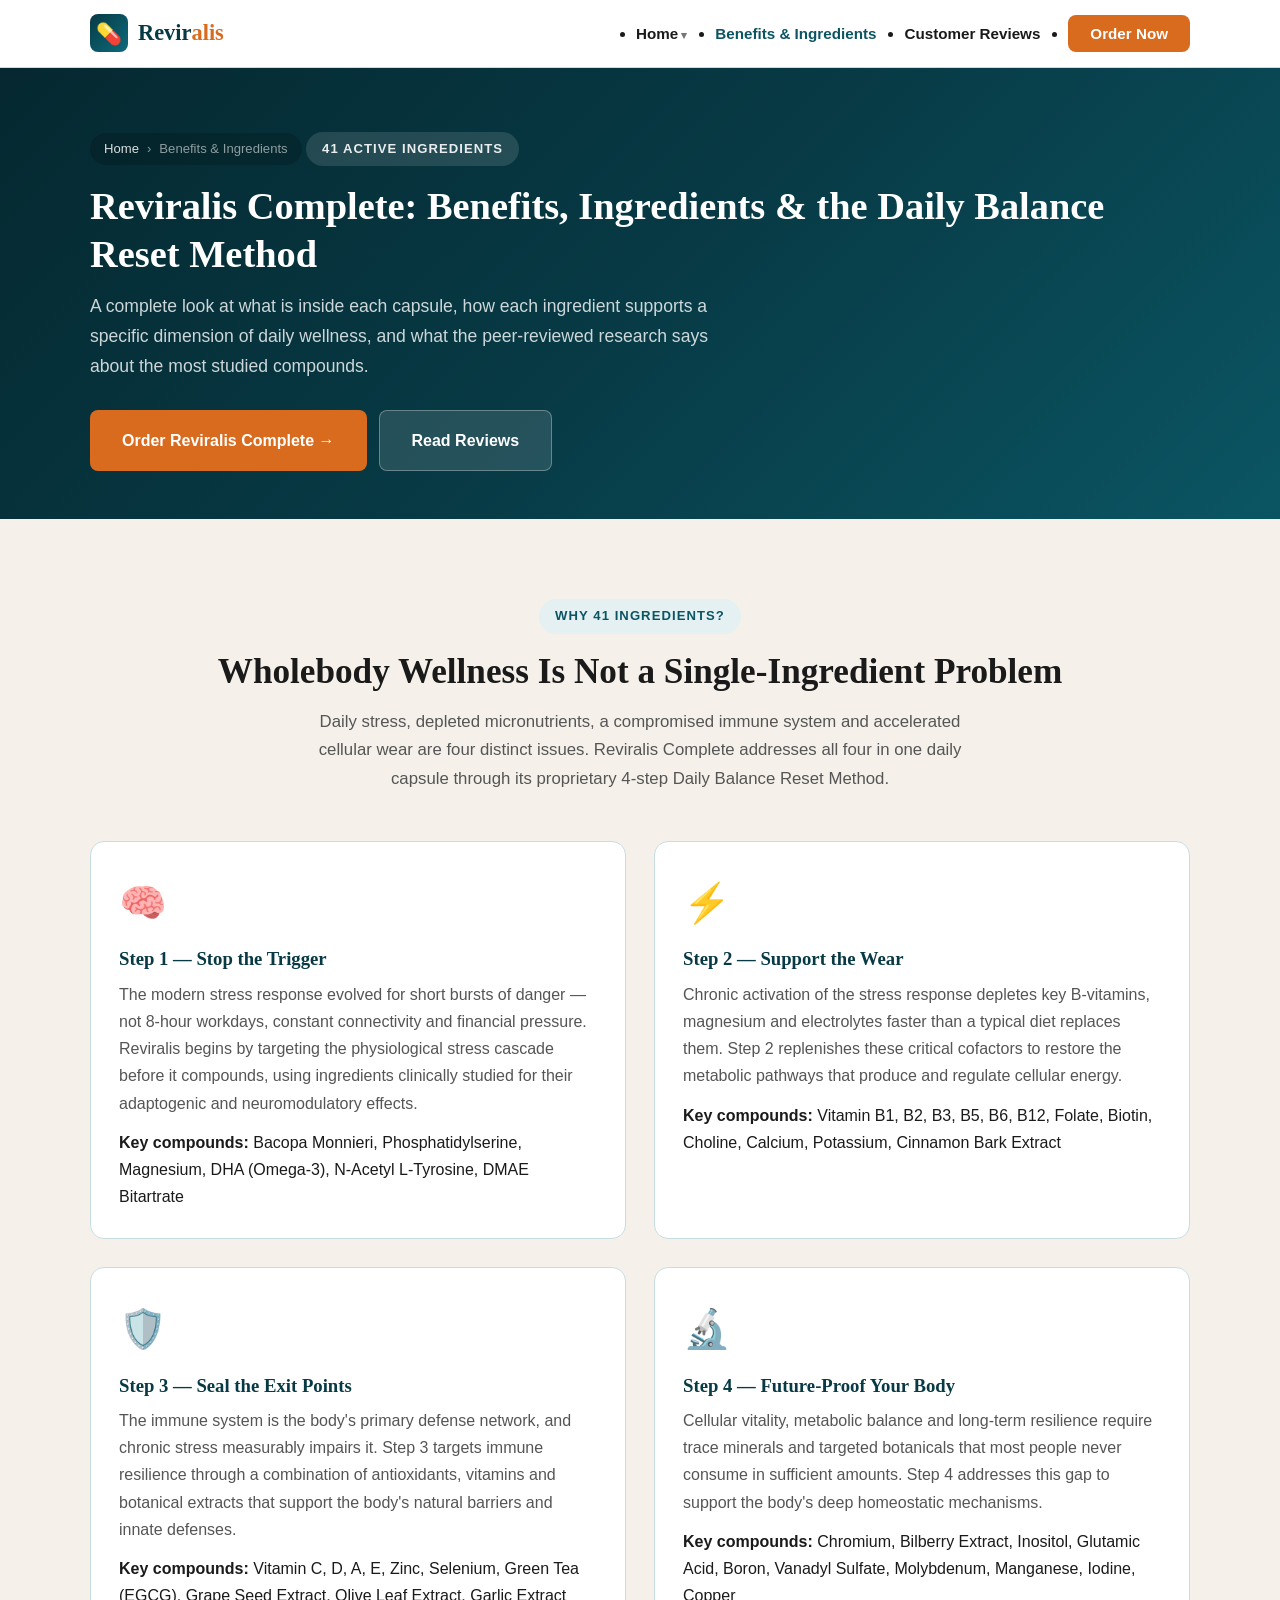
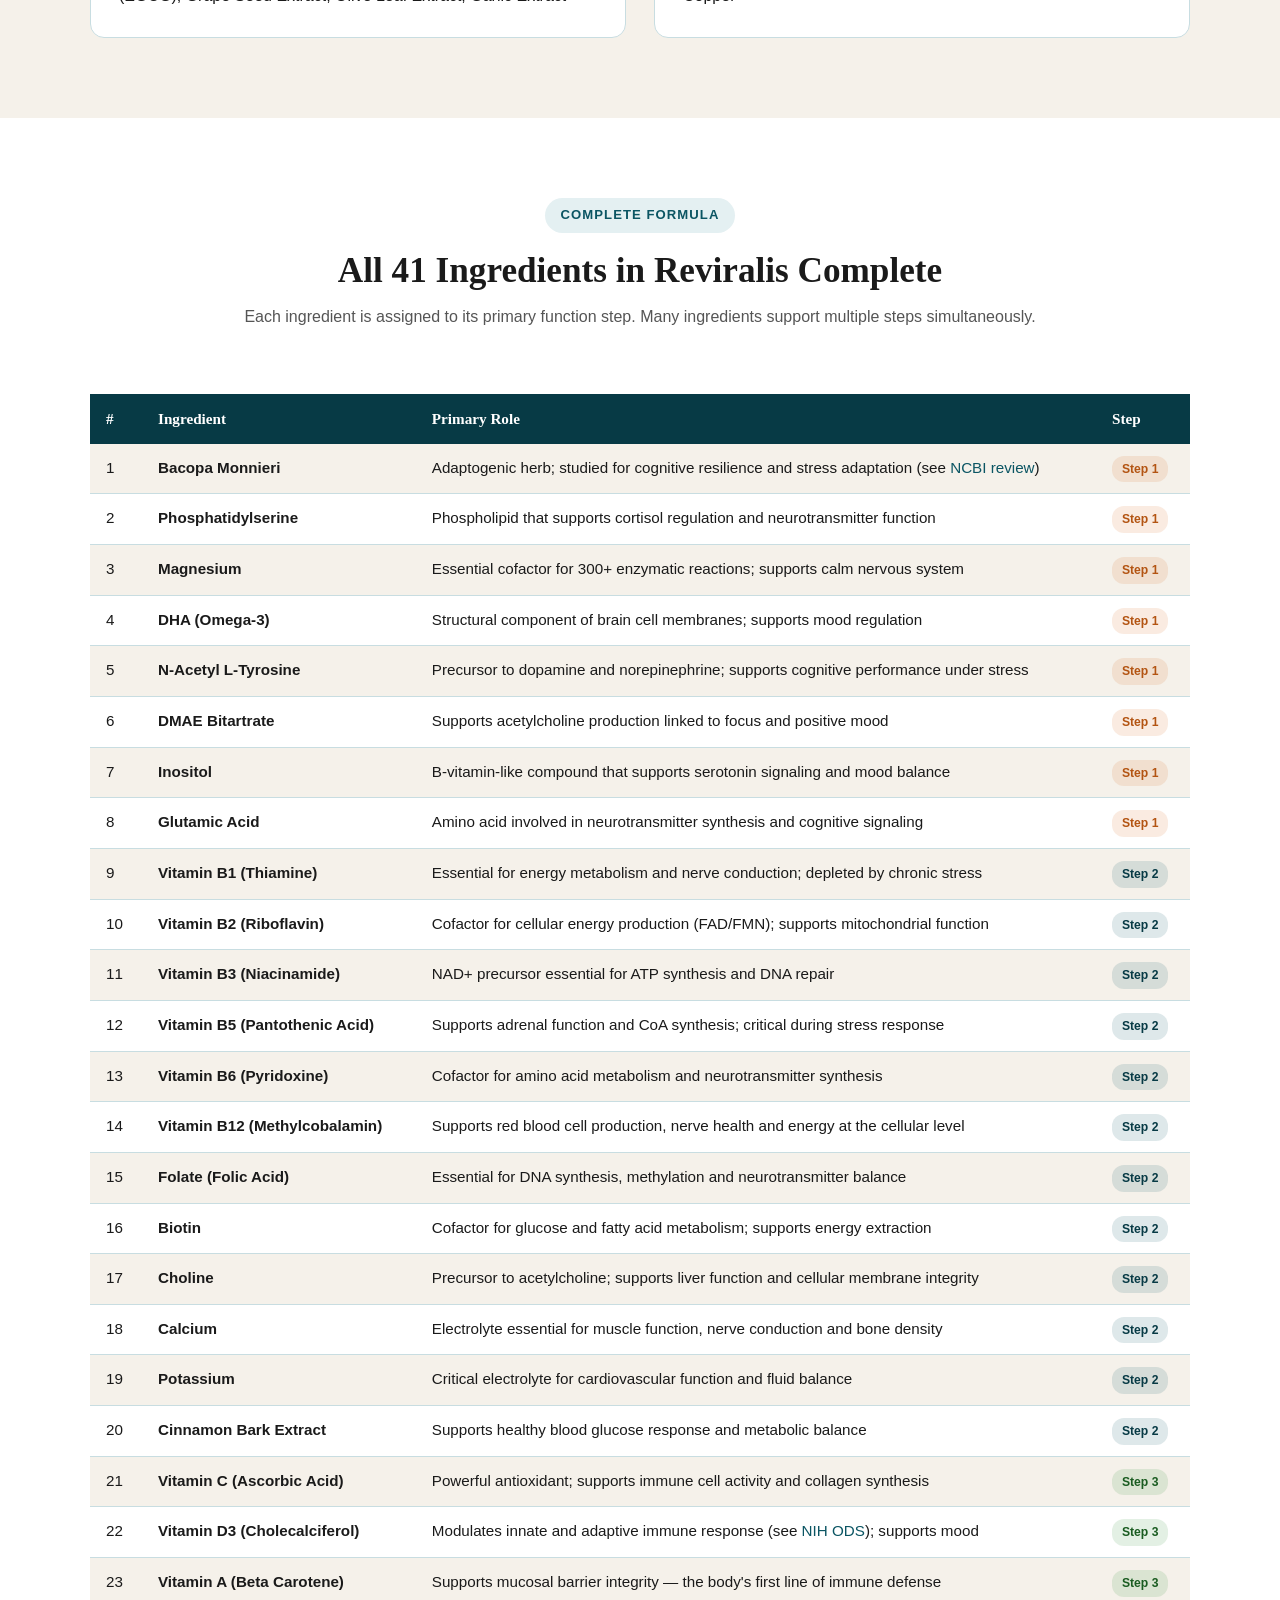
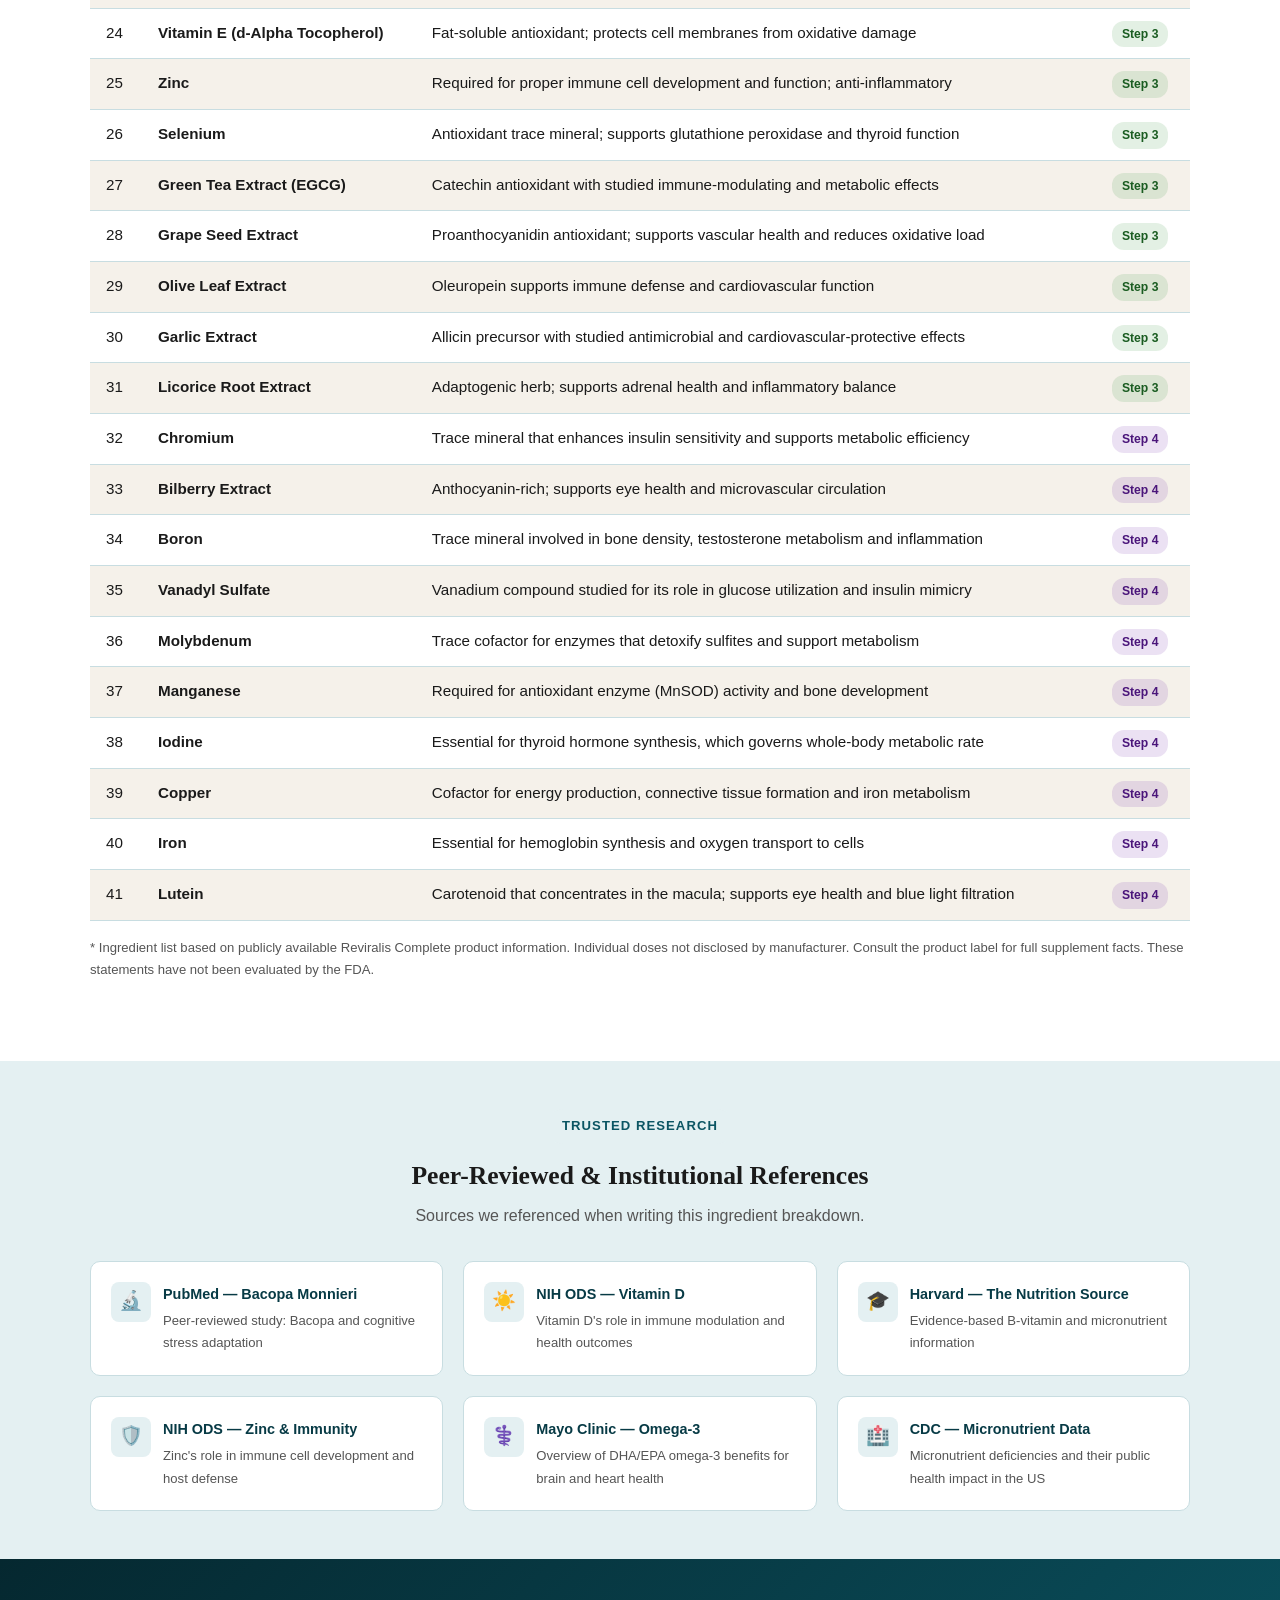
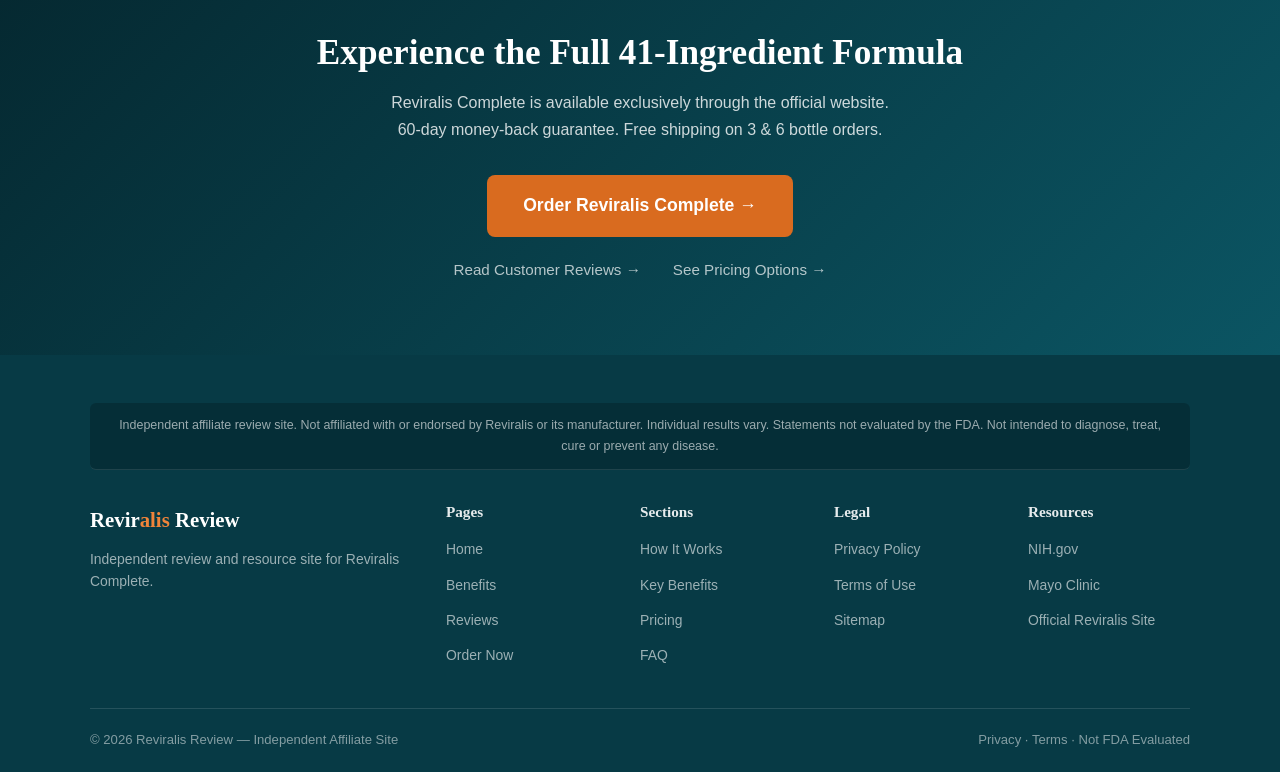
<file: benefits.html>
<!DOCTYPE html>
<html lang="en">
<head>
<meta charset="UTF-8">
<meta name="viewport" content="width=device-width,initial-scale=1">
<title>Reviralis Complete Benefits — 41 Ingredients Explained</title>
<meta name="description" content="Explore all 41 ingredients inside Reviralis Complete and how each step of the Daily Balance Reset Method supports energy, calm, immunity and cellular health.">
<link rel="canonical" href="https://reviralisusa.vercel.app/benefits">
<meta name="robots" content="index,follow">
<meta property="og:type" content="article">
<meta property="og:url" content="https://reviralisusa.vercel.app/benefits">
<meta property="og:title" content="Reviralis Complete Benefits — 41 Ingredients Explained">
<meta property="og:description" content="What does Reviralis Complete actually contain? See all 41 ingredients across 4 targeted wellness steps, with peer-reviewed research context for each.">
<meta property="og:image" content="https://reviralisusa.vercel.app/images/reviralis-complete-6-bottle-pack.webp">
<meta name="twitter:card" content="summary_large_image">
<link rel="icon" href="/images/favicon.png" type="image/png">
<style>
:root{--teal:#0b5563;--teal-dark:#073a45;--teal-mid:#0d6b7c;--orange:#d96b1f;--orange-light:#f0843a;--cream:#f5f1ea;--sage:#e4f0f2;--dark:#1a1a1a;--white:#fff;--border:#c8dde1;--gray:#6b7280}
*,*::before,*::after{box-sizing:border-box;margin:0;padding:0}
body{font-family:Arial,sans-serif;background:var(--cream);color:var(--dark);line-height:1.7}
h1,h2,h3,h4{font-family:Georgia,'Times New Roman',serif;line-height:1.25}
.site-nav{position:sticky;top:0;z-index:1000;background:rgba(255,255,255,0.97);border-bottom:1px solid var(--border);height:68px;display:flex;align-items:center}
.nav-inner{display:flex;align-items:center;justify-content:space-between;max-width:1140px;margin:0 auto;padding:0 20px;width:100%}
.nav-logo{display:flex;align-items:center;gap:10px;text-decoration:none}
.logo-icon{width:38px;height:38px;min-width:38px;background:linear-gradient(135deg,#073a45,#0d6b7c);border-radius:8px;display:flex;align-items:center;justify-content:center;font-size:1.3rem}
.logo-text{font-size:1.4rem;font-weight:700;color:var(--teal-dark);font-family:Georgia,serif}
.logo-text span{color:var(--orange)}
.nav-links{display:flex;align-items:center;gap:28px}
.nav-links a{font-size:0.95rem;font-weight:600;color:var(--dark);text-decoration:none}
.nav-links a:hover,.nav-links a.active{color:var(--teal)}
.nav-cta{background:var(--orange)!important;color:#fff!important;padding:10px 22px;border-radius:8px}
.nav-dropdown{position:relative}
.nav-dropdown>a::after{content:" ▾";font-size:0.7rem;opacity:0.6}
.nav-dropdown-menu{display:none;position:absolute;top:calc(100% + 10px);left:0;background:#fff;border:1px solid var(--border);border-radius:10px;box-shadow:0 8px 24px rgba(0,0,0,0.12);min-width:210px;z-index:1001;padding:6px 0}
.nav-dropdown:hover .nav-dropdown-menu,.nav-dropdown:focus-within .nav-dropdown-menu{display:block}
.nav-dropdown-menu a{display:block;padding:9px 18px;font-size:0.88rem;font-weight:600;color:var(--dark);text-decoration:none;white-space:nowrap}
.nav-dropdown-menu a:hover{color:var(--teal);background:var(--sage)}
.nav-mobile-toggle{display:none;background:none;border:none;cursor:pointer;padding:8px;flex-direction:column;gap:5px}
.nav-mobile-toggle span{display:block;width:24px;height:2px;background:var(--dark)}
.mobile-nav{display:none;position:fixed;top:68px;left:0;right:0;background:#fff;border-bottom:1px solid var(--border);padding:20px;z-index:999;flex-direction:column;gap:16px;box-shadow:0 4px 24px rgba(0,0,0,0.1)}
.mobile-nav.open{display:flex}
.mobile-nav a{font-size:1rem;font-weight:600;color:var(--dark);padding:8px 0;border-bottom:1px solid var(--border);text-decoration:none}
.container{max-width:1140px;margin:0 auto;padding:0 20px}
.section{padding:72px 0}
.section-sm{padding:48px 0}
.section-label{display:inline-block;font-size:0.8rem;font-weight:700;letter-spacing:0.08em;text-transform:uppercase;color:var(--orange);background:rgba(217,107,31,0.1);padding:5px 14px;border-radius:20px;margin-bottom:14px}
.text-center{text-align:center}
.btn{display:inline-flex;align-items:center;justify-content:center;gap:8px;padding:14px 28px;border-radius:10px;font-weight:700;font-size:1rem;text-decoration:none;cursor:pointer;transition:all 0.2s;white-space:nowrap}
.btn-primary{background:var(--orange);color:#fff}
.btn-primary:hover{background:var(--orange-light)}
.btn-teal{background:var(--teal);color:#fff}
.btn-teal:hover{background:var(--teal-mid)}
.page-hero{background:linear-gradient(135deg,#052830,#073a45,#0b5563);padding:64px 0 48px;color:#fff;min-height:280px;display:flex;align-items:center}
.page-hero>.container{width:100%}
.page-hero h1{font-size:clamp(1.8rem,3vw,2.6rem);margin-bottom:14px}
.page-hero p{font-size:1.1rem;color:rgba(255,255,255,0.8);max-width:640px}
.page-hero .breadcrumb{display:inline-flex;gap:8px;align-items:center;font-size:0.82rem;margin-bottom:16px;background:rgba(0,0,0,0.18);padding:5px 14px;border-radius:20px;border:none}
.page-hero .breadcrumb a{color:rgba(255,255,255,0.85);text-decoration:none}
.page-hero .breadcrumb a:hover{color:#fff}
.page-hero .breadcrumb span{color:rgba(255,255,255,0.55)}
/* ingredient table */
.ing-table{width:100%;border-collapse:collapse;margin-top:24px;font-size:0.95rem}
.ing-table th{background:var(--teal-dark);color:#fff;padding:12px 16px;text-align:left;font-family:Georgia,serif}
.ing-table td{padding:11px 16px;border-bottom:1px solid var(--border);vertical-align:top}
.ing-table tr:nth-child(even){background:#fff}
.ing-table tr:nth-child(odd){background:var(--cream)}
.ing-table tr:hover{background:var(--sage)}
.step-tag{display:inline-block;padding:3px 10px;border-radius:12px;font-size:0.76rem;font-weight:700;white-space:nowrap}
.s1{background:#d96b1f22;color:#b35412}
.s2{background:#0b556322;color:#073a45}
.s3{background:#2d8b3522;color:#1a5c21}
.s4{background:#6b21a822;color:#4a157a}
/* benefit cards */
.benefit-deep{display:grid;grid-template-columns:1fr 1fr;gap:28px}
.benefit-deep-card{background:#fff;border-radius:14px;border:1px solid var(--border);padding:28px;transition:box-shadow 0.2s}
.benefit-deep-card:hover{box-shadow:0 6px 28px rgba(11,85,99,0.1)}
.benefit-icon-lg{font-size:2.4rem;margin-bottom:12px}
/* authority grid */
.authority-grid{display:grid;grid-template-columns:repeat(3,1fr);gap:16px;margin-top:24px}
.authority-link{display:flex;align-items:flex-start;gap:14px;padding:18px;background:#fff;border:1px solid var(--border);border-radius:10px;text-decoration:none;color:var(--dark);transition:all 0.2s}
.authority-link:hover{border-color:var(--teal);box-shadow:0 4px 16px rgba(11,85,99,0.1)}
.authority-icon{font-size:1.6rem;flex-shrink:0}
.authority-name{font-weight:700;font-size:0.95rem;color:var(--teal);margin-bottom:4px}
.authority-desc{font-size:0.85rem;color:var(--gray)}
.site-footer{background:#073a45;color:rgba(255,255,255,0.7);padding:48px 0 24px}
.footer-disclaimer{font-size:0.8rem;color:rgba(255,255,255,0.45);border-bottom:1px solid rgba(255,255,255,0.1);padding-bottom:24px;margin-bottom:32px}
.footer-grid{display:grid;grid-template-columns:2fr 1fr 1fr 1fr 1fr;gap:28px;margin-bottom:40px}
.footer-brand .logo-text{color:#fff;font-size:1.3rem}
.footer-desc{font-size:0.88rem;margin-top:10px;color:rgba(255,255,255,0.55)}
.footer-col h4{color:#fff;font-size:0.9rem;font-family:Georgia,serif;margin-bottom:14px}
.footer-col ul{list-style:none}
.footer-col li{margin-bottom:8px}
.footer-col a{color:rgba(255,255,255,0.6);text-decoration:none;font-size:0.88rem}
.footer-col a:hover{color:#fff}
.footer-bottom{display:flex;justify-content:space-between;flex-wrap:wrap;gap:12px;border-top:1px solid rgba(255,255,255,0.1);padding-top:20px;font-size:0.8rem;color:rgba(255,255,255,0.4)}
.footer-bottom a{color:rgba(255,255,255,0.5);text-decoration:none}
@media(max-width:1024px){.authority-grid{grid-template-columns:1fr 1fr}}
@media(max-width:900px){.nav-links{display:none}.nav-mobile-toggle{display:flex}.benefit-deep{grid-template-columns:1fr}.footer-grid{grid-template-columns:1fr 1fr}}
@media(max-width:600px){.authority-grid{grid-template-columns:1fr}.footer-grid{grid-template-columns:1fr}}
</style>
<link rel="stylesheet" href="/css/style.css">
<script type="application/ld+json">
{
  "@context":"https://schema.org",
  "@graph":[
    {
      "@type":"WebPage",
      "@id":"https://reviralisusa.vercel.app/benefits#webpage",
      "url":"https://reviralisusa.vercel.app/benefits",
      "name":"Reviralis Complete Benefits — 41 Ingredients Explained",
      "description":"Complete breakdown of all 41 ingredients in Reviralis Complete, organized by the 4-step Daily Balance Reset Method.",
      "isPartOf":{"@id":"https://reviralisusa.vercel.app/#website"},
      "breadcrumb":{
        "@type":"BreadcrumbList",
        "itemListElement":[
          {"@type":"ListItem","position":1,"name":"Home","item":"https://reviralisusa.vercel.app/"},
          {"@type":"ListItem","position":2,"name":"Benefits & Ingredients","item":"https://reviralisusa.vercel.app/benefits"}
        ]
      }
    }
  ]
}
</script>
</head>
<body>

<nav class="site-nav" role="navigation" aria-label="Main navigation">
  <div class="nav-inner">
    <a href="/" class="nav-logo" aria-label="Reviralis Complete Home">
      <div class="logo-icon" aria-hidden="true">💊</div>
      <div class="logo-text">Revir<span>alis</span></div>
    </a>
    <ul class="nav-links" role="list">
      <li role="listitem" class="nav-dropdown">
        <a href="/">Home</a>
        <div class="nav-dropdown-menu" role="menu">
          <a href="/#how-it-works" role="menuitem">How It Works</a>
          <a href="/#benefits" role="menuitem">Key Benefits</a>
          <a href="/#reviews" role="menuitem">Reviews</a>
          <a href="/#pricing" role="menuitem">Pricing</a>
          <a href="/#faq" role="menuitem">FAQ</a>
        </div>
      </li>
      <li role="listitem"><a href="/benefits" class="active">Benefits &amp; Ingredients</a></li>
      <li role="listitem"><a href="/reviews">Customer Reviews</a></li>
      <li role="listitem"><a href="/order" class="nav-cta">Order Now</a></li>
    </ul>
    <button class="nav-mobile-toggle" aria-label="Open menu" aria-expanded="false">
      <span></span><span></span><span></span>
    </button>
  </div>
</nav>
<div class="mobile-nav" id="mobile-nav" role="navigation" aria-label="Mobile navigation">
  <a href="/">Home</a>
  <a href="/#how-it-works" style="padding-left:16px;font-size:0.9rem;color:var(--teal)">↳ How It Works</a>
  <a href="/#benefits" style="padding-left:16px;font-size:0.9rem;color:var(--teal)">↳ Key Benefits</a>
  <a href="/#pricing" style="padding-left:16px;font-size:0.9rem;color:var(--teal)">↳ Pricing</a>
  <a href="/#faq" style="padding-left:16px;font-size:0.9rem;color:var(--teal)">↳ FAQ</a>
  <a href="/benefits">Benefits &amp; Ingredients</a>
  <a href="/reviews">Customer Reviews</a>
  <a href="/order">Order Now</a>
</div>

<!-- Page Hero -->
<section class="page-hero" aria-labelledby="page-heading">
  <div class="container">
    <nav class="breadcrumb" aria-label="Breadcrumb">
      <a href="/">Home</a>
      <span aria-hidden="true">›</span>
      <span aria-current="page">Benefits &amp; Ingredients</span>
    </nav>
    <div class="section-label" style="background:rgba(255,255,255,0.12);color:rgba(255,255,255,0.9)">41 Active Ingredients</div>
    <h1 id="page-heading">Reviralis Complete: Benefits, Ingredients &amp; the Daily Balance Reset Method</h1>
    <p>A complete look at what is inside each capsule, how each ingredient supports a specific dimension of daily wellness, and what the peer-reviewed research says about the most studied compounds.</p>
    <div style="margin-top:28px;display:flex;flex-wrap:wrap;gap:12px">
      <a href="https://mwebdatawatch.com/13935/334/10/?&subid=ReviralisA" class="btn btn-primary" target="_blank" rel="noopener sponsored">Order Reviralis Complete →</a>
      <a href="/reviews" class="btn" style="background:rgba(255,255,255,0.12);color:#fff;border:1px solid rgba(255,255,255,0.3)">Read Reviews</a>
    </div>
  </div>
</section>

<!-- Overview -->
<section class="section" aria-labelledby="overview-heading">
  <div class="container">
    <div class="text-center" style="margin-bottom:48px">
      <div class="section-label">Why 41 Ingredients?</div>
      <h2 id="overview-heading" style="font-size:clamp(1.6rem,2.8vw,2.2rem)">Wholebody Wellness Is Not a Single-Ingredient Problem</h2>
      <p style="max-width:680px;margin:14px auto 0;color:var(--gray);font-size:1.05rem">Daily stress, depleted micronutrients, a compromised immune system and accelerated cellular wear are four distinct issues. Reviralis Complete addresses all four in one daily capsule through its proprietary 4-step Daily Balance Reset Method.</p>
    </div>
    <div class="benefit-deep">
      <div class="benefit-deep-card">
        <div class="benefit-icon-lg">🧠</div>
        <h3 style="color:var(--teal-dark);margin-bottom:10px">Step 1 — Stop the Trigger</h3>
        <p style="color:var(--gray);margin-bottom:12px">The modern stress response evolved for short bursts of danger — not 8-hour workdays, constant connectivity and financial pressure. Reviralis begins by targeting the physiological stress cascade before it compounds, using ingredients clinically studied for their adaptogenic and neuromodulatory effects.</p>
        <p><strong>Key compounds:</strong> Bacopa Monnieri, Phosphatidylserine, Magnesium, DHA (Omega-3), N-Acetyl L-Tyrosine, DMAE Bitartrate</p>
      </div>
      <div class="benefit-deep-card">
        <div class="benefit-icon-lg">⚡</div>
        <h3 style="color:var(--teal-dark);margin-bottom:10px">Step 2 — Support the Wear</h3>
        <p style="color:var(--gray);margin-bottom:12px">Chronic activation of the stress response depletes key B-vitamins, magnesium and electrolytes faster than a typical diet replaces them. Step 2 replenishes these critical cofactors to restore the metabolic pathways that produce and regulate cellular energy.</p>
        <p><strong>Key compounds:</strong> Vitamin B1, B2, B3, B5, B6, B12, Folate, Biotin, Choline, Calcium, Potassium, Cinnamon Bark Extract</p>
      </div>
      <div class="benefit-deep-card">
        <div class="benefit-icon-lg">🛡️</div>
        <h3 style="color:var(--teal-dark);margin-bottom:10px">Step 3 — Seal the Exit Points</h3>
        <p style="color:var(--gray);margin-bottom:12px">The immune system is the body's primary defense network, and chronic stress measurably impairs it. Step 3 targets immune resilience through a combination of antioxidants, vitamins and botanical extracts that support the body's natural barriers and innate defenses.</p>
        <p><strong>Key compounds:</strong> Vitamin C, D, A, E, Zinc, Selenium, Green Tea (EGCG), Grape Seed Extract, Olive Leaf Extract, Garlic Extract</p>
      </div>
      <div class="benefit-deep-card">
        <div class="benefit-icon-lg">🔬</div>
        <h3 style="color:var(--teal-dark);margin-bottom:10px">Step 4 — Future-Proof Your Body</h3>
        <p style="color:var(--gray);margin-bottom:12px">Cellular vitality, metabolic balance and long-term resilience require trace minerals and targeted botanicals that most people never consume in sufficient amounts. Step 4 addresses this gap to support the body's deep homeostatic mechanisms.</p>
        <p><strong>Key compounds:</strong> Chromium, Bilberry Extract, Inositol, Glutamic Acid, Boron, Vanadyl Sulfate, Molybdenum, Manganese, Iodine, Copper</p>
      </div>
    </div>
  </div>
</section>

<!-- Full Ingredient Table -->
<section class="section" style="background:#fff" aria-labelledby="ing-heading">
  <div class="container">
    <div class="text-center" style="margin-bottom:40px">
      <div class="section-label">Complete Formula</div>
      <h2 id="ing-heading" style="font-size:clamp(1.6rem,2.8vw,2.2rem)">All 41 Ingredients in Reviralis Complete</h2>
      <p style="color:var(--gray);margin-top:10px">Each ingredient is assigned to its primary function step. Many ingredients support multiple steps simultaneously.</p>
    </div>
    <div style="overflow-x:auto">
    <table class="ing-table" role="table" aria-label="Reviralis Complete full ingredient list">
      <thead>
        <tr>
          <th scope="col">#</th>
          <th scope="col">Ingredient</th>
          <th scope="col">Primary Role</th>
          <th scope="col">Step</th>
        </tr>
      </thead>
      <tbody>
        <tr><td>1</td><td><strong>Bacopa Monnieri</strong></td><td>Adaptogenic herb; studied for cognitive resilience and stress adaptation (see <a href="https://www.ncbi.nlm.nih.gov/pmc/articles/PMC3257651/" target="_blank" rel="noopener">NCBI review</a>)</td><td><span class="step-tag s1">Step 1</span></td></tr>
        <tr><td>2</td><td><strong>Phosphatidylserine</strong></td><td>Phospholipid that supports cortisol regulation and neurotransmitter function</td><td><span class="step-tag s1">Step 1</span></td></tr>
        <tr><td>3</td><td><strong>Magnesium</strong></td><td>Essential cofactor for 300+ enzymatic reactions; supports calm nervous system</td><td><span class="step-tag s1">Step 1</span></td></tr>
        <tr><td>4</td><td><strong>DHA (Omega-3)</strong></td><td>Structural component of brain cell membranes; supports mood regulation</td><td><span class="step-tag s1">Step 1</span></td></tr>
        <tr><td>5</td><td><strong>N-Acetyl L-Tyrosine</strong></td><td>Precursor to dopamine and norepinephrine; supports cognitive performance under stress</td><td><span class="step-tag s1">Step 1</span></td></tr>
        <tr><td>6</td><td><strong>DMAE Bitartrate</strong></td><td>Supports acetylcholine production linked to focus and positive mood</td><td><span class="step-tag s1">Step 1</span></td></tr>
        <tr><td>7</td><td><strong>Inositol</strong></td><td>B-vitamin-like compound that supports serotonin signaling and mood balance</td><td><span class="step-tag s1">Step 1</span></td></tr>
        <tr><td>8</td><td><strong>Glutamic Acid</strong></td><td>Amino acid involved in neurotransmitter synthesis and cognitive signaling</td><td><span class="step-tag s1">Step 1</span></td></tr>
        <tr><td>9</td><td><strong>Vitamin B1 (Thiamine)</strong></td><td>Essential for energy metabolism and nerve conduction; depleted by chronic stress</td><td><span class="step-tag s2">Step 2</span></td></tr>
        <tr><td>10</td><td><strong>Vitamin B2 (Riboflavin)</strong></td><td>Cofactor for cellular energy production (FAD/FMN); supports mitochondrial function</td><td><span class="step-tag s2">Step 2</span></td></tr>
        <tr><td>11</td><td><strong>Vitamin B3 (Niacinamide)</strong></td><td>NAD+ precursor essential for ATP synthesis and DNA repair</td><td><span class="step-tag s2">Step 2</span></td></tr>
        <tr><td>12</td><td><strong>Vitamin B5 (Pantothenic Acid)</strong></td><td>Supports adrenal function and CoA synthesis; critical during stress response</td><td><span class="step-tag s2">Step 2</span></td></tr>
        <tr><td>13</td><td><strong>Vitamin B6 (Pyridoxine)</strong></td><td>Cofactor for amino acid metabolism and neurotransmitter synthesis</td><td><span class="step-tag s2">Step 2</span></td></tr>
        <tr><td>14</td><td><strong>Vitamin B12 (Methylcobalamin)</strong></td><td>Supports red blood cell production, nerve health and energy at the cellular level</td><td><span class="step-tag s2">Step 2</span></td></tr>
        <tr><td>15</td><td><strong>Folate (Folic Acid)</strong></td><td>Essential for DNA synthesis, methylation and neurotransmitter balance</td><td><span class="step-tag s2">Step 2</span></td></tr>
        <tr><td>16</td><td><strong>Biotin</strong></td><td>Cofactor for glucose and fatty acid metabolism; supports energy extraction</td><td><span class="step-tag s2">Step 2</span></td></tr>
        <tr><td>17</td><td><strong>Choline</strong></td><td>Precursor to acetylcholine; supports liver function and cellular membrane integrity</td><td><span class="step-tag s2">Step 2</span></td></tr>
        <tr><td>18</td><td><strong>Calcium</strong></td><td>Electrolyte essential for muscle function, nerve conduction and bone density</td><td><span class="step-tag s2">Step 2</span></td></tr>
        <tr><td>19</td><td><strong>Potassium</strong></td><td>Critical electrolyte for cardiovascular function and fluid balance</td><td><span class="step-tag s2">Step 2</span></td></tr>
        <tr><td>20</td><td><strong>Cinnamon Bark Extract</strong></td><td>Supports healthy blood glucose response and metabolic balance</td><td><span class="step-tag s2">Step 2</span></td></tr>
        <tr><td>21</td><td><strong>Vitamin C (Ascorbic Acid)</strong></td><td>Powerful antioxidant; supports immune cell activity and collagen synthesis</td><td><span class="step-tag s3">Step 3</span></td></tr>
        <tr><td>22</td><td><strong>Vitamin D3 (Cholecalciferol)</strong></td><td>Modulates innate and adaptive immune response (see <a href="https://ods.od.nih.gov/factsheets/VitaminD-Consumer/" target="_blank" rel="noopener">NIH ODS</a>); supports mood</td><td><span class="step-tag s3">Step 3</span></td></tr>
        <tr><td>23</td><td><strong>Vitamin A (Beta Carotene)</strong></td><td>Supports mucosal barrier integrity — the body's first line of immune defense</td><td><span class="step-tag s3">Step 3</span></td></tr>
        <tr><td>24</td><td><strong>Vitamin E (d-Alpha Tocopherol)</strong></td><td>Fat-soluble antioxidant; protects cell membranes from oxidative damage</td><td><span class="step-tag s3">Step 3</span></td></tr>
        <tr><td>25</td><td><strong>Zinc</strong></td><td>Required for proper immune cell development and function; anti-inflammatory</td><td><span class="step-tag s3">Step 3</span></td></tr>
        <tr><td>26</td><td><strong>Selenium</strong></td><td>Antioxidant trace mineral; supports glutathione peroxidase and thyroid function</td><td><span class="step-tag s3">Step 3</span></td></tr>
        <tr><td>27</td><td><strong>Green Tea Extract (EGCG)</strong></td><td>Catechin antioxidant with studied immune-modulating and metabolic effects</td><td><span class="step-tag s3">Step 3</span></td></tr>
        <tr><td>28</td><td><strong>Grape Seed Extract</strong></td><td>Proanthocyanidin antioxidant; supports vascular health and reduces oxidative load</td><td><span class="step-tag s3">Step 3</span></td></tr>
        <tr><td>29</td><td><strong>Olive Leaf Extract</strong></td><td>Oleuropein supports immune defense and cardiovascular function</td><td><span class="step-tag s3">Step 3</span></td></tr>
        <tr><td>30</td><td><strong>Garlic Extract</strong></td><td>Allicin precursor with studied antimicrobial and cardiovascular-protective effects</td><td><span class="step-tag s3">Step 3</span></td></tr>
        <tr><td>31</td><td><strong>Licorice Root Extract</strong></td><td>Adaptogenic herb; supports adrenal health and inflammatory balance</td><td><span class="step-tag s3">Step 3</span></td></tr>
        <tr><td>32</td><td><strong>Chromium</strong></td><td>Trace mineral that enhances insulin sensitivity and supports metabolic efficiency</td><td><span class="step-tag s4">Step 4</span></td></tr>
        <tr><td>33</td><td><strong>Bilberry Extract</strong></td><td>Anthocyanin-rich; supports eye health and microvascular circulation</td><td><span class="step-tag s4">Step 4</span></td></tr>
        <tr><td>34</td><td><strong>Boron</strong></td><td>Trace mineral involved in bone density, testosterone metabolism and inflammation</td><td><span class="step-tag s4">Step 4</span></td></tr>
        <tr><td>35</td><td><strong>Vanadyl Sulfate</strong></td><td>Vanadium compound studied for its role in glucose utilization and insulin mimicry</td><td><span class="step-tag s4">Step 4</span></td></tr>
        <tr><td>36</td><td><strong>Molybdenum</strong></td><td>Trace cofactor for enzymes that detoxify sulfites and support metabolism</td><td><span class="step-tag s4">Step 4</span></td></tr>
        <tr><td>37</td><td><strong>Manganese</strong></td><td>Required for antioxidant enzyme (MnSOD) activity and bone development</td><td><span class="step-tag s4">Step 4</span></td></tr>
        <tr><td>38</td><td><strong>Iodine</strong></td><td>Essential for thyroid hormone synthesis, which governs whole-body metabolic rate</td><td><span class="step-tag s4">Step 4</span></td></tr>
        <tr><td>39</td><td><strong>Copper</strong></td><td>Cofactor for energy production, connective tissue formation and iron metabolism</td><td><span class="step-tag s4">Step 4</span></td></tr>
        <tr><td>40</td><td><strong>Iron</strong></td><td>Essential for hemoglobin synthesis and oxygen transport to cells</td><td><span class="step-tag s4">Step 4</span></td></tr>
        <tr><td>41</td><td><strong>Lutein</strong></td><td>Carotenoid that concentrates in the macula; supports eye health and blue light filtration</td><td><span class="step-tag s4">Step 4</span></td></tr>
      </tbody>
    </table>
    </div>
    <p style="margin-top:16px;font-size:0.82rem;color:var(--gray)">* Ingredient list based on publicly available Reviralis Complete product information. Individual doses not disclosed by manufacturer. Consult the product label for full supplement facts. These statements have not been evaluated by the FDA.</p>
  </div>
</section>

<!-- External Authority Links -->
<section class="section-sm" style="background:var(--sage)" aria-labelledby="research-heading">
  <div class="container">
    <div class="text-center" style="margin-bottom:32px">
      <div class="section-label">Trusted Research</div>
      <h2 id="research-heading" style="font-size:1.6rem">Peer-Reviewed &amp; Institutional References</h2>
      <p style="color:var(--gray);margin-top:10px">Sources we referenced when writing this ingredient breakdown.</p>
    </div>
    <div class="authority-grid">
      <a href="https://www.ncbi.nlm.nih.gov/pmc/articles/PMC3257651/" target="_blank" rel="noopener" class="authority-link">
        <div class="authority-icon">🔬</div>
        <div>
          <div class="authority-name">PubMed — Bacopa Monnieri</div>
          <div class="authority-desc">Peer-reviewed study: Bacopa and cognitive stress adaptation</div>
        </div>
      </a>
      <a href="https://ods.od.nih.gov/factsheets/VitaminD-Consumer/" target="_blank" rel="noopener" class="authority-link">
        <div class="authority-icon">☀️</div>
        <div>
          <div class="authority-name">NIH ODS — Vitamin D</div>
          <div class="authority-desc">Vitamin D's role in immune modulation and health outcomes</div>
        </div>
      </a>
      <a href="https://www.hsph.harvard.edu/nutritionsource/vitamins/" target="_blank" rel="noopener" class="authority-link">
        <div class="authority-icon">🎓</div>
        <div>
          <div class="authority-name">Harvard — The Nutrition Source</div>
          <div class="authority-desc">Evidence-based B-vitamin and micronutrient information</div>
        </div>
      </a>
      <a href="https://ods.od.nih.gov/factsheets/Zinc-Consumer/" target="_blank" rel="noopener" class="authority-link">
        <div class="authority-icon">🛡️</div>
        <div>
          <div class="authority-name">NIH ODS — Zinc &amp; Immunity</div>
          <div class="authority-desc">Zinc's role in immune cell development and host defense</div>
        </div>
      </a>
      <a href="https://www.mayoclinic.org/healthy-lifestyle/nutrition-and-healthy-eating/in-depth/omega-3/art-20045614" target="_blank" rel="noopener" class="authority-link">
        <div class="authority-icon">⚕️</div>
        <div>
          <div class="authority-name">Mayo Clinic — Omega-3</div>
          <div class="authority-desc">Overview of DHA/EPA omega-3 benefits for brain and heart health</div>
        </div>
      </a>
      <a href="https://www.cdc.gov/nutrition/micronutrient-malnutrition/micronutrients/index.html" target="_blank" rel="noopener" class="authority-link">
        <div class="authority-icon">🏥</div>
        <div>
          <div class="authority-name">CDC — Micronutrient Data</div>
          <div class="authority-desc">Micronutrient deficiencies and their public health impact in the US</div>
        </div>
      </a>
    </div>
  </div>
</section>

<!-- CTA -->
<section style="background:linear-gradient(135deg,#052830,#0b5563);padding:72px 0;text-align:center;color:#fff">
  <div class="container">
    <h2 style="color:#fff;font-size:clamp(1.5rem,2.8vw,2.2rem);margin-bottom:14px">Experience the Full 41-Ingredient Formula</h2>
    <p style="color:rgba(255,255,255,0.8);max-width:520px;margin:0 auto 32px">Reviralis Complete is available exclusively through the official website. 60-day money-back guarantee. Free shipping on 3 &amp; 6 bottle orders.</p>
    <a href="https://mwebdatawatch.com/13935/334/10/?&subid=ReviralisA" class="btn btn-primary" style="font-size:1.1rem;padding:16px 36px" target="_blank" rel="noopener sponsored">
      Order Reviralis Complete →
    </a>
    <div style="margin-top:20px;display:flex;justify-content:center;gap:32px;flex-wrap:wrap">
      <a href="/reviews" style="color:rgba(255,255,255,0.7);text-decoration:none;font-size:0.95rem">Read Customer Reviews →</a>
      <a href="/order" style="color:rgba(255,255,255,0.7);text-decoration:none;font-size:0.95rem">See Pricing Options →</a>
    </div>
  </div>
</section>

<footer class="site-footer" role="contentinfo">
  <div class="container">
    <div class="footer-disclaimer">Independent affiliate review site. Not affiliated with or endorsed by Reviralis or its manufacturer. Individual results vary. Statements not evaluated by the FDA. Not intended to diagnose, treat, cure or prevent any disease.</div>
    <div class="footer-grid">
      <div class="footer-brand">
        <div class="logo-text">Revir<span>alis</span> Review</div>
        <p class="footer-desc">Independent review and resource site for Reviralis Complete.</p>
      </div>
      <div class="footer-col">
        <h4>Pages</h4>
        <ul>
          <li><a href="/">Home</a></li>
          <li><a href="/benefits">Benefits</a></li>
          <li><a href="/reviews">Reviews</a></li>
          <li><a href="/order">Order Now</a></li>
        </ul>
      </div>
      <div class="footer-col">
        <h4>Sections</h4>
        <ul>
          <li><a href="/#how-it-works">How It Works</a></li>
          <li><a href="/#benefits">Key Benefits</a></li>
          <li><a href="/#pricing">Pricing</a></li>
          <li><a href="/#faq">FAQ</a></li>
        </ul>
      </div>
      <div class="footer-col">
        <h4>Legal</h4>
        <ul>
          <li><a href="/privacy">Privacy Policy</a></li>
          <li><a href="/terms">Terms of Use</a></li>
          <li><a href="/sitemap.xml">Sitemap</a></li>
        </ul>
      </div>
      <div class="footer-col">
        <h4>Resources</h4>
        <ul>
          <li><a href="https://www.nih.gov" target="_blank" rel="noopener">NIH.gov</a></li>
          <li><a href="https://www.mayoclinic.org" target="_blank" rel="noopener">Mayo Clinic</a></li>
          <li><a href="https://mwebdatawatch.com/13935/334/10/?&subid=ReviralisA" target="_blank" rel="noopener sponsored">Official Reviralis Site</a></li>
        </ul>
      </div>
    </div>
    <div class="footer-bottom">
      <span>&copy; 2026 Reviralis Review — Independent Affiliate Site</span>
      <span><a href="/privacy">Privacy</a> · <a href="/terms">Terms</a> · Not FDA Evaluated</span>
    </div>
  </div>
</footer>
<script src="/js/main.js" defer></script>
</body>
</html>
</file>
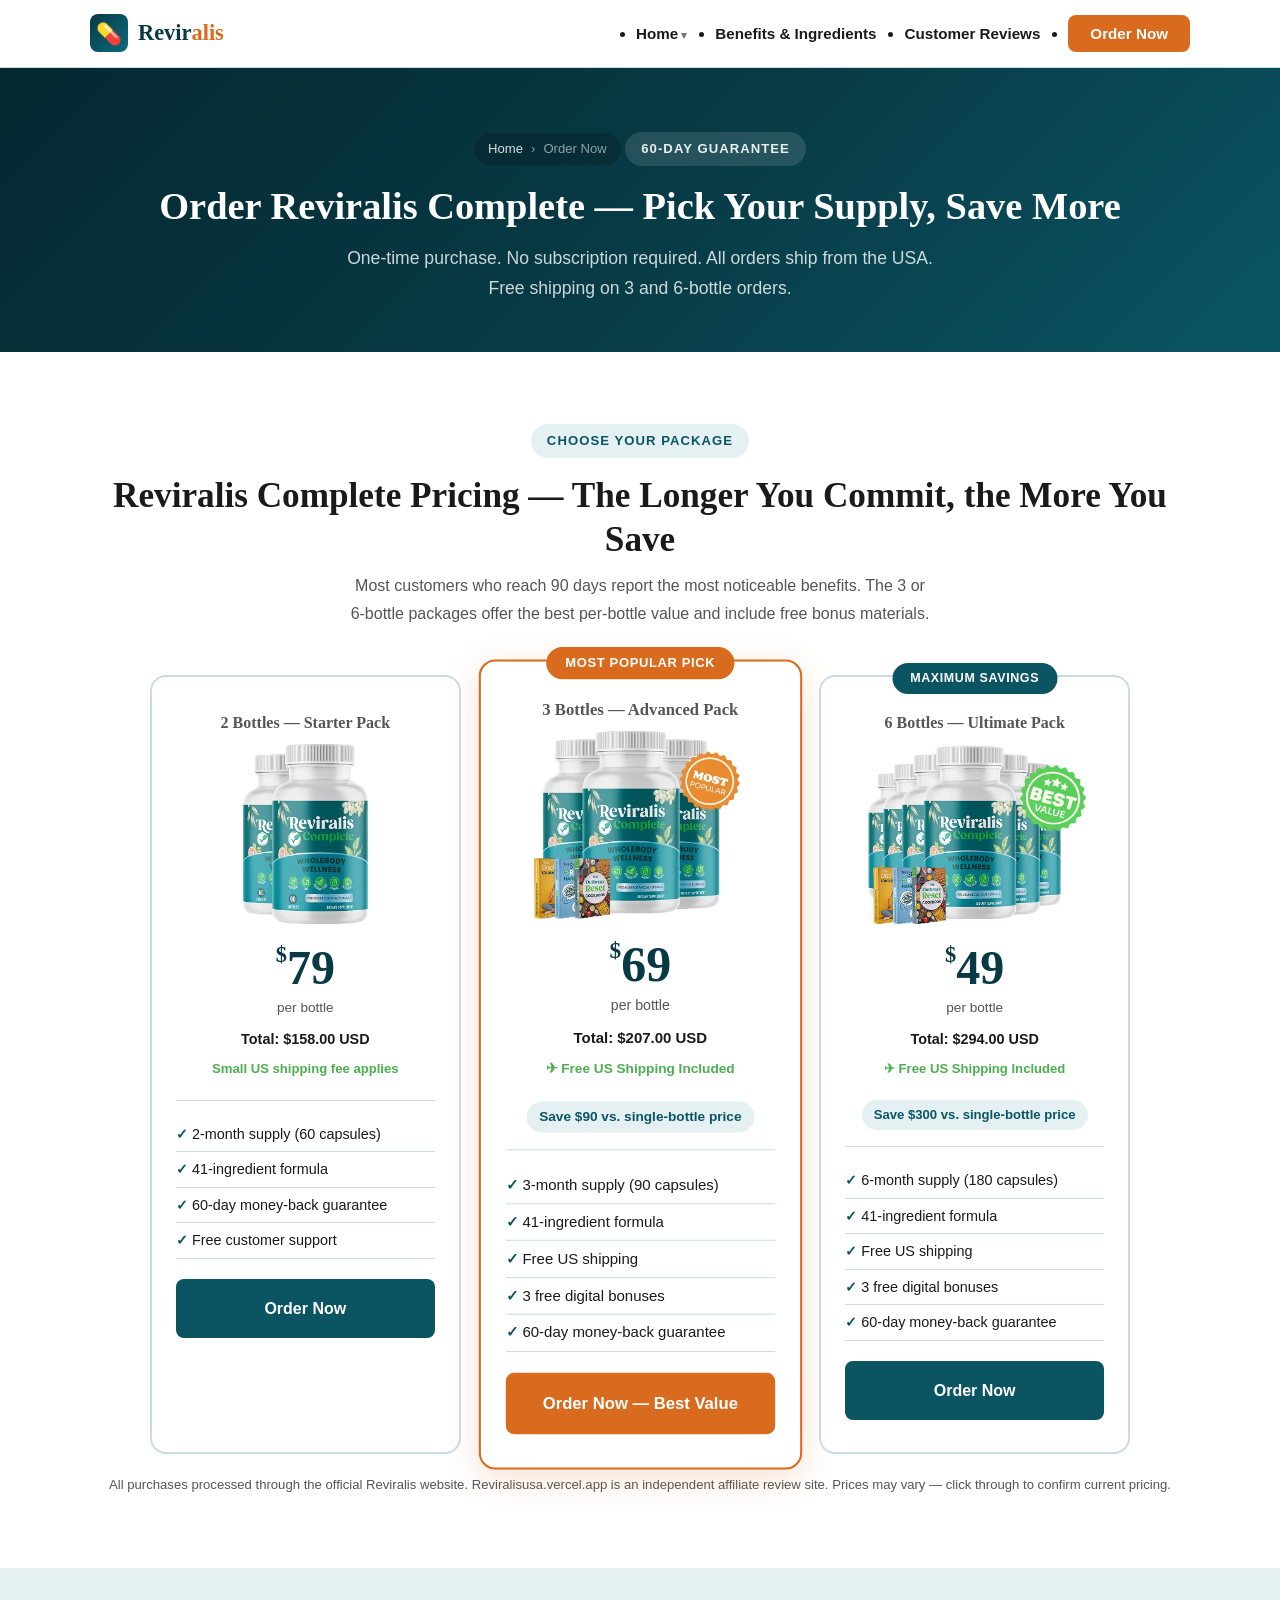
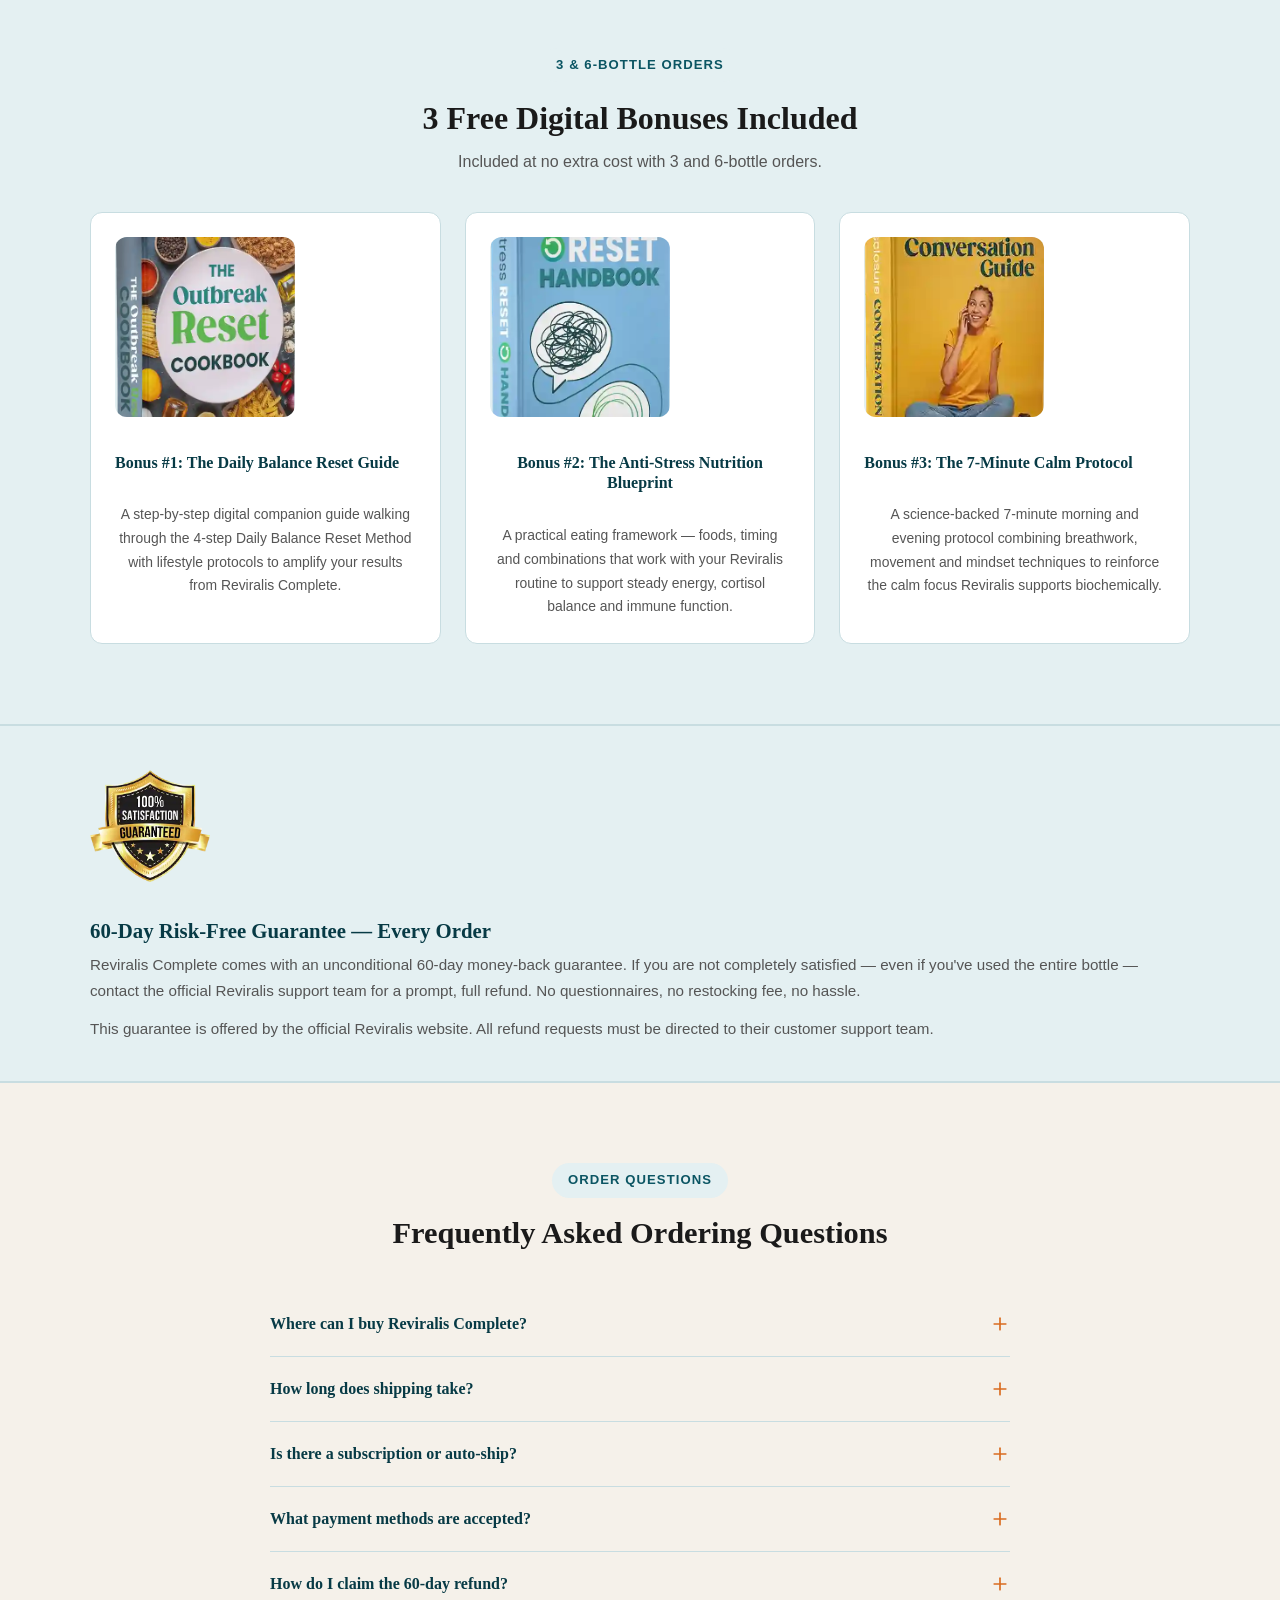
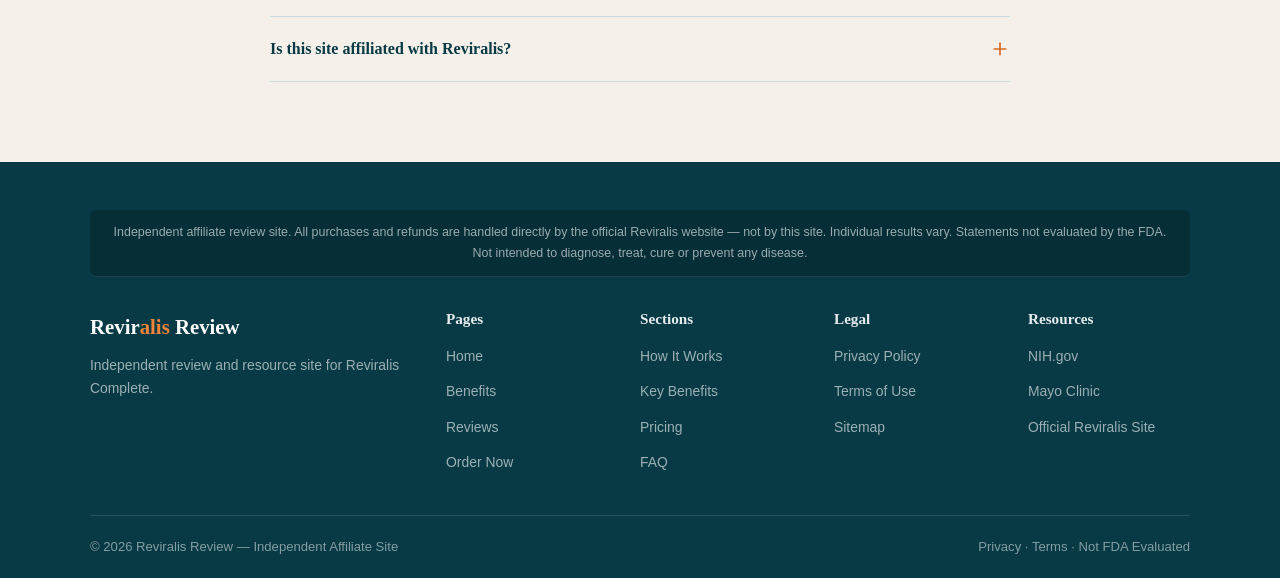
<file: order.html>
<!DOCTYPE html>
<html lang="en">
<head>
<meta charset="UTF-8">
<meta name="viewport" content="width=device-width,initial-scale=1">
<title>Order Reviralis Complete — Choose Your Package &amp; Save</title>
<meta name="description" content="Order Reviralis Complete today. 2, 3 or 6-bottle packages. Free US shipping on 3+ bottles. 60-day money-back guarantee. Buy from the official site.">
<link rel="canonical" href="https://reviralisusa.vercel.app/order">
<meta name="robots" content="index,follow">
<meta property="og:type" content="website">
<meta property="og:url" content="https://reviralisusa.vercel.app/order">
<meta property="og:title" content="Order Reviralis Complete — 2, 3 or 6-Bottle Packages">
<meta property="og:description" content="Order Reviralis Complete today. Free shipping on 3 &amp; 6 bottles. 60-day money-back guarantee. Non-GMO, stimulant-free, USA-made.">
<meta property="og:image" content="https://reviralisusa.vercel.app/images/reviralis-complete-6-bottle-pack.webp">
<meta name="twitter:card" content="summary_large_image">
<link rel="icon" href="/images/favicon.png" type="image/png">
<style>
:root{--teal:#0b5563;--teal-dark:#073a45;--teal-mid:#0d6b7c;--orange:#d96b1f;--orange-light:#f0843a;--cream:#f5f1ea;--sage:#e4f0f2;--dark:#1a1a1a;--white:#fff;--border:#c8dde1;--gray:#6b7280}
*,*::before,*::after{box-sizing:border-box;margin:0;padding:0}
body{font-family:Arial,sans-serif;background:var(--cream);color:var(--dark);line-height:1.7}
h1,h2,h3,h4{font-family:Georgia,'Times New Roman',serif;line-height:1.25}
.site-nav{position:sticky;top:0;z-index:1000;background:rgba(255,255,255,0.97);border-bottom:1px solid var(--border);height:68px;display:flex;align-items:center}
.nav-inner{display:flex;align-items:center;justify-content:space-between;max-width:1140px;margin:0 auto;padding:0 20px;width:100%}
.nav-logo{display:flex;align-items:center;gap:10px;text-decoration:none}
.logo-icon{width:38px;height:38px;min-width:38px;background:linear-gradient(135deg,#073a45,#0d6b7c);border-radius:8px;display:flex;align-items:center;justify-content:center;font-size:1.3rem}
.logo-text{font-size:1.4rem;font-weight:700;color:var(--teal-dark);font-family:Georgia,serif}
.logo-text span{color:var(--orange)}
.nav-links{display:flex;align-items:center;gap:28px}
.nav-links a{font-size:0.95rem;font-weight:600;color:var(--dark);text-decoration:none}
.nav-links a:hover,.nav-links a.active{color:var(--teal)}
.nav-cta{background:var(--orange)!important;color:#fff!important;padding:10px 22px;border-radius:8px}
.nav-dropdown{position:relative}
.nav-dropdown>a::after{content:" ▾";font-size:0.7rem;opacity:0.6}
.nav-dropdown-menu{display:none;position:absolute;top:calc(100% + 10px);left:0;background:#fff;border:1px solid var(--border);border-radius:10px;box-shadow:0 8px 24px rgba(0,0,0,0.12);min-width:210px;z-index:1001;padding:6px 0}
.nav-dropdown:hover .nav-dropdown-menu,.nav-dropdown:focus-within .nav-dropdown-menu{display:block}
.nav-dropdown-menu a{display:block;padding:9px 18px;font-size:0.88rem;font-weight:600;color:var(--dark);text-decoration:none;white-space:nowrap}
.nav-dropdown-menu a:hover{color:var(--teal);background:var(--sage)}
.nav-mobile-toggle{display:none;background:none;border:none;cursor:pointer;padding:8px;flex-direction:column;gap:5px}
.nav-mobile-toggle span{display:block;width:24px;height:2px;background:var(--dark)}
.mobile-nav{display:none;position:fixed;top:68px;left:0;right:0;background:#fff;border-bottom:1px solid var(--border);padding:20px;z-index:999;flex-direction:column;gap:16px;box-shadow:0 4px 24px rgba(0,0,0,0.1)}
.mobile-nav.open{display:flex}
.mobile-nav a{font-size:1rem;font-weight:600;color:var(--dark);padding:8px 0;border-bottom:1px solid var(--border);text-decoration:none}
.container{max-width:1140px;margin:0 auto;padding:0 20px}
.section{padding:72px 0}
.section-label{display:inline-block;font-size:0.8rem;font-weight:700;letter-spacing:0.08em;text-transform:uppercase;color:var(--orange);background:rgba(217,107,31,0.1);padding:5px 14px;border-radius:20px;margin-bottom:14px}
.text-center{text-align:center}
.btn{display:inline-flex;align-items:center;justify-content:center;gap:8px;padding:14px 28px;border-radius:10px;font-weight:700;font-size:1rem;text-decoration:none;cursor:pointer;transition:all 0.2s;white-space:nowrap}
.btn-primary{background:var(--orange);color:#fff}
.btn-primary:hover{background:var(--orange-light)}
.btn-teal{background:var(--teal);color:#fff}
.btn-teal:hover{background:var(--teal-mid)}
.btn-pulse{animation:pulse 2.2s ease-in-out infinite}
@keyframes pulse{0%,100%{box-shadow:0 0 0 0 rgba(217,107,31,0.4)}50%{box-shadow:0 0 0 10px rgba(217,107,31,0)}}
.page-hero{background:linear-gradient(135deg,#052830,#073a45,#0b5563);padding:64px 0 48px;color:#fff;text-align:center;min-height:260px;display:flex;align-items:center}
.page-hero>.container{width:100%}
.page-hero h1{font-size:clamp(1.8rem,3vw,2.6rem);margin-bottom:14px}
.page-hero p{font-size:1.1rem;color:rgba(255,255,255,0.8);max-width:620px;margin:0 auto}
.page-hero .breadcrumb{display:inline-flex;gap:8px;align-items:center;font-size:0.82rem;margin-bottom:16px;background:rgba(0,0,0,0.18);padding:5px 14px;border-radius:20px;border:none}
.page-hero .breadcrumb a{color:rgba(255,255,255,0.85);text-decoration:none}
.page-hero .breadcrumb a:hover{color:#fff}
.page-hero .breadcrumb span{color:rgba(255,255,255,0.55)}
/* pricing grid */
.pricing-section{padding:72px 0;background:#fff}
.pricing-grid{display:grid;grid-template-columns:1fr 1fr 1fr;gap:24px;max-width:980px;margin:0 auto}
.pricing-card{background:var(--cream);border:2px solid var(--border);border-radius:18px;padding:32px 24px;text-align:center;position:relative;transition:transform 0.2s,box-shadow 0.2s}
.pricing-card.featured{background:#fff;border-color:var(--orange);transform:scale(1.03);box-shadow:0 12px 40px rgba(217,107,31,0.18)}
.pricing-badge{position:absolute;top:-14px;left:50%;transform:translateX(-50%);background:var(--orange);color:#fff;padding:5px 20px;border-radius:20px;font-size:0.8rem;font-weight:700;white-space:nowrap}
.pricing-bottles{font-weight:700;font-size:1rem;color:var(--teal-dark);margin-bottom:16px;font-family:Georgia,serif}
.pricing-img{width:180px;height:180px;object-fit:contain;margin:0 auto 16px;display:block}
.pricing-price{font-size:3rem;font-weight:700;color:var(--teal-dark);line-height:1;font-family:Georgia,serif}
.pricing-price sup{font-size:1.4rem;vertical-align:top;margin-top:12px}
.pricing-per{font-size:0.85rem;color:var(--gray);margin:4px 0}
.pricing-total{font-size:1.05rem;font-weight:700;margin:8px 0 4px}
.pricing-shipping{font-size:0.85rem;color:var(--teal);font-weight:600;margin-bottom:6px}
.pricing-savings{font-size:0.85rem;color:var(--orange);font-weight:700;margin-bottom:16px}
.pricing-features{list-style:none;text-align:left;margin-bottom:20px;border-top:1px solid var(--border);padding-top:16px;font-size:0.9rem}
.pricing-features li{padding:5px 0;border-bottom:1px solid var(--border)}
.pricing-features li::before{content:"✓ ";color:var(--teal);font-weight:700}
/* bonuses */
.bonus-grid{display:grid;grid-template-columns:repeat(3,1fr);gap:24px;margin-top:36px}
.bonus-card{display:flex;flex-direction:column;align-items:center;background:#fff;border:1px solid var(--border);border-radius:14px;padding:28px 24px;text-align:center}
.bonus-img-wrap{width:180px;height:180px;border-radius:12px;overflow:hidden;margin-bottom:16px;background:var(--sage);display:flex;align-items:center;justify-content:center;flex-shrink:0}
.bonus-img-wrap img{width:180px;height:180px;object-fit:cover;display:block}
.bonus-img-placeholder{font-size:3.5rem;line-height:1}
.bonus-title{font-weight:700;font-size:1rem;color:var(--teal-dark);margin-bottom:10px;font-family:Georgia,serif;line-height:1.3}
.bonus-card p{font-size:0.9rem;color:var(--gray);text-align:center}
/* guarantee */
.guarantee-band{background:linear-gradient(135deg,#073a45,#0b5563);padding:56px 0;color:#fff}
.guarantee-inner{display:flex;align-items:center;gap:40px;flex-wrap:wrap}
.guarantee-img{width:120px;height:120px;object-fit:contain;flex-shrink:0}
.guarantee-text h3{color:#fff;font-size:1.5rem;margin-bottom:12px}
.guarantee-text p{color:rgba(255,255,255,0.8)}
/* FAQ */
.faq-item{border-bottom:1px solid var(--border);padding:4px 0}
.faq-q{width:100%;text-align:left;background:none;border:none;padding:16px 0;font-size:1rem;font-weight:700;font-family:Georgia,serif;color:var(--dark);cursor:pointer;display:flex;align-items:center;justify-content:space-between;gap:16px}
.faq-q svg{width:20px;height:20px;stroke:var(--orange);fill:none;stroke-width:2.5;stroke-linecap:round;flex-shrink:0;transition:transform 0.3s}
.faq-q[aria-expanded="true"] svg{transform:rotate(45deg)}
.faq-a{max-height:0;overflow:hidden;transition:max-height 0.35s ease}
.faq-a-inner{padding:0 0 16px;color:var(--gray);font-size:0.97rem}
.site-footer{background:#073a45;color:rgba(255,255,255,0.7);padding:48px 0 24px}
.footer-disclaimer{font-size:0.8rem;color:rgba(255,255,255,0.45);border-bottom:1px solid rgba(255,255,255,0.1);padding-bottom:24px;margin-bottom:32px}
.footer-grid{display:grid;grid-template-columns:2fr 1fr 1fr 1fr 1fr;gap:28px;margin-bottom:40px}
.footer-brand .logo-text{color:#fff;font-size:1.3rem}
.footer-desc{font-size:0.88rem;margin-top:10px;color:rgba(255,255,255,0.55)}
.footer-col h4{color:#fff;font-size:0.9rem;font-family:Georgia,serif;margin-bottom:14px}
.footer-col ul{list-style:none}
.footer-col li{margin-bottom:8px}
.footer-col a{color:rgba(255,255,255,0.6);text-decoration:none;font-size:0.88rem}
.footer-col a:hover{color:#fff}
.footer-bottom{display:flex;justify-content:space-between;flex-wrap:wrap;gap:12px;border-top:1px solid rgba(255,255,255,0.1);padding-top:20px;font-size:0.8rem;color:rgba(255,255,255,0.4)}
.footer-bottom a{color:rgba(255,255,255,0.5);text-decoration:none}
@media(max-width:900px){.nav-links{display:none}.nav-mobile-toggle{display:flex}.pricing-grid{grid-template-columns:1fr;max-width:420px}.pricing-card.featured{transform:none}.bonus-grid{grid-template-columns:1fr;max-width:420px;margin-left:auto;margin-right:auto}.footer-grid{grid-template-columns:1fr 1fr}}
@media(max-width:600px){.guarantee-inner{flex-direction:column;text-align:center}.footer-grid{grid-template-columns:1fr}}
</style>
<link rel="stylesheet" href="/css/style.css">
<script type="application/ld+json">
{
  "@context":"https://schema.org",
  "@graph":[
    {
      "@type":"WebPage",
      "@id":"https://reviralisusa.vercel.app/order#webpage",
      "url":"https://reviralisusa.vercel.app/order",
      "name":"Order Reviralis Complete — Choose Your Package & Save",
      "description":"Order Reviralis Complete in 2, 3 or 6-bottle packages. Free US shipping on 3+ bottles. 60-day money-back guarantee.",
      "isPartOf":{"@id":"https://reviralisusa.vercel.app/#website"},
      "breadcrumb":{
        "@type":"BreadcrumbList",
        "itemListElement":[
          {"@type":"ListItem","position":1,"name":"Home","item":"https://reviralisusa.vercel.app/"},
          {"@type":"ListItem","position":2,"name":"Order Now","item":"https://reviralisusa.vercel.app/order"}
        ]
      }
    }
  ]
}
</script>
</head>
<body>

<nav class="site-nav" role="navigation" aria-label="Main navigation">
  <div class="nav-inner">
    <a href="/" class="nav-logo" aria-label="Reviralis Complete Home">
      <div class="logo-icon" aria-hidden="true">💊</div>
      <div class="logo-text">Revir<span>alis</span></div>
    </a>
    <ul class="nav-links" role="list">
      <li role="listitem" class="nav-dropdown">
        <a href="/">Home</a>
        <div class="nav-dropdown-menu" role="menu">
          <a href="/#how-it-works" role="menuitem">How It Works</a>
          <a href="/#benefits" role="menuitem">Key Benefits</a>
          <a href="/#reviews" role="menuitem">Reviews</a>
          <a href="/#pricing" role="menuitem">Pricing</a>
          <a href="/#faq" role="menuitem">FAQ</a>
        </div>
      </li>
      <li role="listitem"><a href="/benefits">Benefits &amp; Ingredients</a></li>
      <li role="listitem"><a href="/reviews">Customer Reviews</a></li>
      <li role="listitem"><a href="/order" class="nav-cta active">Order Now</a></li>
    </ul>
    <button class="nav-mobile-toggle" aria-label="Open menu" aria-expanded="false">
      <span></span><span></span><span></span>
    </button>
  </div>
</nav>
<div class="mobile-nav" id="mobile-nav" role="navigation" aria-label="Mobile navigation">
  <a href="/">Home</a>
  <a href="/#how-it-works" style="padding-left:16px;font-size:0.9rem;color:var(--teal)">↳ How It Works</a>
  <a href="/#benefits" style="padding-left:16px;font-size:0.9rem;color:var(--teal)">↳ Key Benefits</a>
  <a href="/#pricing" style="padding-left:16px;font-size:0.9rem;color:var(--teal)">↳ Pricing</a>
  <a href="/#faq" style="padding-left:16px;font-size:0.9rem;color:var(--teal)">↳ FAQ</a>
  <a href="/benefits">Benefits &amp; Ingredients</a>
  <a href="/reviews">Customer Reviews</a>
  <a href="/order">Order Now</a>
</div>

<section class="page-hero" aria-labelledby="page-heading">
  <div class="container">
    <nav class="breadcrumb" aria-label="Breadcrumb">
      <a href="/">Home</a>
      <span aria-hidden="true">›</span>
      <span aria-current="page">Order Now</span>
    </nav>
    <div class="section-label" style="background:rgba(255,255,255,0.12);color:rgba(255,255,255,0.9)">60-Day Guarantee</div>
    <h1 id="page-heading">Order Reviralis Complete — Pick Your Supply, Save More</h1>
    <p>One-time purchase. No subscription required. All orders ship from the USA. Free shipping on 3 and 6-bottle orders.</p>
  </div>
</section>

<!-- Pricing -->
<section class="pricing-section" aria-labelledby="pricing-heading">
  <div class="container">
    <div class="text-center" style="margin-bottom:48px">
      <div class="section-label">Choose Your Package</div>
      <h2 id="pricing-heading" style="font-size:clamp(1.6rem,2.8vw,2.2rem)">Reviralis Complete Pricing — The Longer You Commit, the More You Save</h2>
      <p style="color:var(--gray);margin-top:10px;max-width:580px;margin-left:auto;margin-right:auto">Most customers who reach 90 days report the most noticeable benefits. The 3 or 6-bottle packages offer the best per-bottle value and include free bonus materials.</p>
    </div>
    <div class="pricing-grid">

      <!-- 2-Bottle -->
      <div class="pricing-card">
        <div class="pricing-bottles">2 Bottles — Starter Pack</div>
        <img src="/images/reviralis-complete-2-bottle-pack.webp" alt="Reviralis Complete 2-bottle starter pack" class="pricing-img" width="180" height="180" loading="lazy">
        <div class="pricing-price"><sup>$</sup>79</div>
        <div class="pricing-per">per bottle</div>
        <div class="pricing-total">Total: $158.00 USD</div>
        <div class="pricing-shipping">Small US shipping fee applies</div>
        <ul class="pricing-features">
          <li>2-month supply (60 capsules)</li>
          <li>41-ingredient formula</li>
          <li>60-day money-back guarantee</li>
          <li>Free customer support</li>
        </ul>
        <a href="https://mwebdatawatch.com/13935/334/10/?&subid=ReviralisA" class="btn btn-teal" style="width:100%" target="_blank" rel="noopener sponsored">Order Now</a>
      </div>

      <!-- 3-Bottle (featured) -->
      <div class="pricing-card featured">
        <div class="pricing-badge">Most Popular Pick</div>
        <div class="pricing-bottles">3 Bottles — Advanced Pack</div>
        <img src="/images/reviralis-complete-3-bottle-pack.webp" alt="Reviralis Complete 3-bottle advanced pack" class="pricing-img" width="180" height="180" loading="lazy">
        <div class="pricing-price"><sup>$</sup>69</div>
        <div class="pricing-per">per bottle</div>
        <div class="pricing-total">Total: $207.00 USD</div>
        <div class="pricing-shipping">✈ Free US Shipping Included</div>
        <div class="pricing-savings">Save $90 vs. single-bottle price</div>
        <ul class="pricing-features">
          <li>3-month supply (90 capsules)</li>
          <li>41-ingredient formula</li>
          <li>Free US shipping</li>
          <li>3 free digital bonuses</li>
          <li>60-day money-back guarantee</li>
        </ul>
        <a href="https://mwebdatawatch.com/13935/334/10/?&subid=ReviralisA" class="btn btn-primary btn-pulse" style="width:100%" target="_blank" rel="noopener sponsored">Order Now — Best Value</a>
      </div>

      <!-- 6-Bottle -->
      <div class="pricing-card">
        <div class="pricing-badge" style="background:var(--teal)">Maximum Savings</div>
        <div class="pricing-bottles">6 Bottles — Ultimate Pack</div>
        <img src="/images/reviralis-complete-6-bottle-pack.webp" alt="Reviralis Complete 6-bottle ultimate pack" class="pricing-img" width="180" height="180" loading="lazy">
        <div class="pricing-price"><sup>$</sup>49</div>
        <div class="pricing-per">per bottle</div>
        <div class="pricing-total">Total: $294.00 USD</div>
        <div class="pricing-shipping">✈ Free US Shipping Included</div>
        <div class="pricing-savings">Save $300 vs. single-bottle price</div>
        <ul class="pricing-features">
          <li>6-month supply (180 capsules)</li>
          <li>41-ingredient formula</li>
          <li>Free US shipping</li>
          <li>3 free digital bonuses</li>
          <li>60-day money-back guarantee</li>
        </ul>
        <a href="https://mwebdatawatch.com/13935/334/10/?&subid=ReviralisA" class="btn btn-teal" style="width:100%" target="_blank" rel="noopener sponsored">Order Now</a>
      </div>

    </div>
    <p class="text-center" style="margin-top:20px;font-size:0.82rem;color:var(--gray)">All purchases processed through the official Reviralis website. Reviralisusa.vercel.app is an independent affiliate review site. Prices may vary — click through to confirm current pricing.</p>
  </div>
</section>

<!-- Free Bonuses -->
<section class="section" style="background:var(--sage)" aria-labelledby="bonuses-heading">
  <div class="container">
    <div class="text-center" style="margin-bottom:36px">
      <div class="section-label">3 &amp; 6-Bottle Orders</div>
      <h2 id="bonuses-heading" style="font-size:clamp(1.5rem,2.5vw,2rem)">3 Free Digital Bonuses Included</h2>
      <p style="color:var(--gray);margin-top:10px">Included at no extra cost with 3 and 6-bottle orders.</p>
    </div>
    <div class="bonus-grid">
      <div class="bonus-card">
        <div class="bonus-img-wrap">
          <img src="/images/reviralis-complete-bonus-1.webp" alt="Bonus #1 — The Daily Balance Reset Guide" width="180" height="180" loading="lazy" onerror="this.style.display='none';this.nextElementSibling.style.display='block'">
          <div class="bonus-img-placeholder" style="display:none">📘</div>
        </div>
        <div class="bonus-title">Bonus #1: The Daily Balance Reset Guide</div>
        <p>A step-by-step digital companion guide walking through the 4-step Daily Balance Reset Method with lifestyle protocols to amplify your results from Reviralis Complete.</p>
      </div>
      <div class="bonus-card">
        <div class="bonus-img-wrap">
          <img src="/images/reviralis-complete-bonus-2.webp" alt="Bonus #2 — The Anti-Stress Nutrition Blueprint" width="180" height="180" loading="lazy" onerror="this.style.display='none';this.nextElementSibling.style.display='block'">
          <div class="bonus-img-placeholder" style="display:none">🍽️</div>
        </div>
        <div class="bonus-title">Bonus #2: The Anti-Stress Nutrition Blueprint</div>
        <p>A practical eating framework — foods, timing and combinations that work with your Reviralis routine to support steady energy, cortisol balance and immune function.</p>
      </div>
      <div class="bonus-card">
        <div class="bonus-img-wrap">
          <img src="/images/reviralis-complete-bonus-3.webp" alt="Bonus #3 — The 7-Minute Calm Protocol" width="180" height="180" loading="lazy" onerror="this.style.display='none';this.nextElementSibling.style.display='block'">
          <div class="bonus-img-placeholder" style="display:none">🧘</div>
        </div>
        <div class="bonus-title">Bonus #3: The 7-Minute Calm Protocol</div>
        <p>A science-backed 7-minute morning and evening protocol combining breathwork, movement and mindset techniques to reinforce the calm focus Reviralis supports biochemically.</p>
      </div>
    </div>
  </div>
</section>

<!-- Guarantee -->
<div class="guarantee-band">
  <div class="container">
    <div class="guarantee-inner">
      <img src="/images/reviralis-complete-guarantee.webp" alt="Reviralis 60-day money-back guarantee" class="guarantee-img" width="120" height="120" loading="lazy">
      <div class="guarantee-text">
        <h3>60-Day Risk-Free Guarantee — Every Order</h3>
        <p>Reviralis Complete comes with an unconditional 60-day money-back guarantee. If you are not completely satisfied — even if you've used the entire bottle — contact the official Reviralis support team for a prompt, full refund. No questionnaires, no restocking fee, no hassle.</p>
        <p style="margin-top:12px">This guarantee is offered by the official Reviralis website. All refund requests must be directed to their customer support team.</p>
      </div>
    </div>
  </div>
</div>

<!-- Order FAQ -->
<section class="section" style="background:var(--cream)" aria-labelledby="faq-heading">
  <div class="container" style="max-width:780px">
    <div class="text-center" style="margin-bottom:40px">
      <div class="section-label">Order Questions</div>
      <h2 id="faq-heading" style="font-size:clamp(1.4rem,2.5vw,1.9rem)">Frequently Asked Ordering Questions</h2>
    </div>
    <div class="faq-item">
      <button class="faq-q" aria-expanded="false">Where can I buy Reviralis Complete?
        <svg viewBox="0 0 24 24"><line x1="12" y1="5" x2="12" y2="19"/><line x1="5" y1="12" x2="19" y2="12"/></svg>
      </button>
      <div class="faq-a">
        <div class="faq-a-inner">Reviralis Complete is available exclusively through the <a href="https://mwebdatawatch.com/13935/334/10/?&subid=ReviralisA" target="_blank" rel="noopener sponsored">official Reviralis website</a>. It is not currently sold on Amazon, Walmart, GNC or in retail stores. Purchasing through the official channel ensures you receive an authentic product and full access to the 60-day guarantee.</div>
      </div>
    </div>
    <div class="faq-item">
      <button class="faq-q" aria-expanded="false">How long does shipping take?
        <svg viewBox="0 0 24 24"><line x1="12" y1="5" x2="12" y2="19"/><line x1="5" y1="12" x2="19" y2="12"/></svg>
      </button>
      <div class="faq-a">
        <div class="faq-a-inner">Standard US delivery typically takes 3–7 business days. 3 and 6-bottle orders qualify for free shipping within the United States. International shipping may be available — check the official website for current shipping destinations and rates.</div>
      </div>
    </div>
    <div class="faq-item">
      <button class="faq-q" aria-expanded="false">Is there a subscription or auto-ship?
        <svg viewBox="0 0 24 24"><line x1="12" y1="5" x2="12" y2="19"/><line x1="5" y1="12" x2="19" y2="12"/></svg>
      </button>
      <div class="faq-a">
        <div class="faq-a-inner">No. Reviralis Complete is offered as a one-time purchase with no recurring billing or auto-ship program. You choose your package, pay once and receive your order. You can reorder whenever you choose.</div>
      </div>
    </div>
    <div class="faq-item">
      <button class="faq-q" aria-expanded="false">What payment methods are accepted?
        <svg viewBox="0 0 24 24"><line x1="12" y1="5" x2="12" y2="19"/><line x1="5" y1="12" x2="19" y2="12"/></svg>
      </button>
      <div class="faq-a">
        <div class="faq-a-inner">The official Reviralis website accepts major credit cards (Visa, Mastercard, American Express, Discover) and other payment options as listed at checkout. All transactions are processed through a secure, encrypted payment gateway.</div>
      </div>
    </div>
    <div class="faq-item">
      <button class="faq-q" aria-expanded="false">How do I claim the 60-day refund?
        <svg viewBox="0 0 24 24"><line x1="12" y1="5" x2="12" y2="19"/><line x1="5" y1="12" x2="19" y2="12"/></svg>
      </button>
      <div class="faq-a">
        <div class="faq-a-inner">Contact the official Reviralis customer support team directly (contact details are provided in your order confirmation email) within 60 days of purchase. They will process your refund. This review site is an independent affiliate site and cannot process returns or refunds on your behalf.</div>
      </div>
    </div>
    <div class="faq-item">
      <button class="faq-q" aria-expanded="false">Is this site affiliated with Reviralis?
        <svg viewBox="0 0 24 24"><line x1="12" y1="5" x2="12" y2="19"/><line x1="5" y1="12" x2="19" y2="12"/></svg>
      </button>
      <div class="faq-a">
        <div class="faq-a-inner">Reviralisusa.vercel.app is an independent affiliate review site. We research and review Reviralis Complete independently and earn a commission when you purchase through our affiliate links, at no extra cost to you. All purchase links on this site lead to the official Reviralis sales page.</div>
      </div>
    </div>
  </div>
</section>

<footer class="site-footer" role="contentinfo">
  <div class="container">
    <div class="footer-disclaimer">Independent affiliate review site. All purchases and refunds are handled directly by the official Reviralis website — not by this site. Individual results vary. Statements not evaluated by the FDA. Not intended to diagnose, treat, cure or prevent any disease.</div>
    <div class="footer-grid">
      <div class="footer-brand">
        <div class="logo-text">Revir<span>alis</span> Review</div>
        <p class="footer-desc">Independent review and resource site for Reviralis Complete.</p>
      </div>
      <div class="footer-col">
        <h4>Pages</h4>
        <ul>
          <li><a href="/">Home</a></li>
          <li><a href="/benefits">Benefits</a></li>
          <li><a href="/reviews">Reviews</a></li>
          <li><a href="/order">Order Now</a></li>
        </ul>
      </div>
      <div class="footer-col">
        <h4>Sections</h4>
        <ul>
          <li><a href="/#how-it-works">How It Works</a></li>
          <li><a href="/#benefits">Key Benefits</a></li>
          <li><a href="/#pricing">Pricing</a></li>
          <li><a href="/#faq">FAQ</a></li>
        </ul>
      </div>
      <div class="footer-col">
        <h4>Legal</h4>
        <ul>
          <li><a href="/privacy">Privacy Policy</a></li>
          <li><a href="/terms">Terms of Use</a></li>
          <li><a href="/sitemap.xml">Sitemap</a></li>
        </ul>
      </div>
      <div class="footer-col">
        <h4>Resources</h4>
        <ul>
          <li><a href="https://www.nih.gov" target="_blank" rel="noopener">NIH.gov</a></li>
          <li><a href="https://www.mayoclinic.org" target="_blank" rel="noopener">Mayo Clinic</a></li>
          <li><a href="https://mwebdatawatch.com/13935/334/10/?&subid=ReviralisA" target="_blank" rel="noopener sponsored">Official Reviralis Site</a></li>
        </ul>
      </div>
    </div>
    <div class="footer-bottom">
      <span>&copy; 2026 Reviralis Review — Independent Affiliate Site</span>
      <span><a href="/privacy">Privacy</a> · <a href="/terms">Terms</a> · Not FDA Evaluated</span>
    </div>
  </div>
</footer>
<script src="/js/main.js" defer></script>
</body>
</html>
</file>
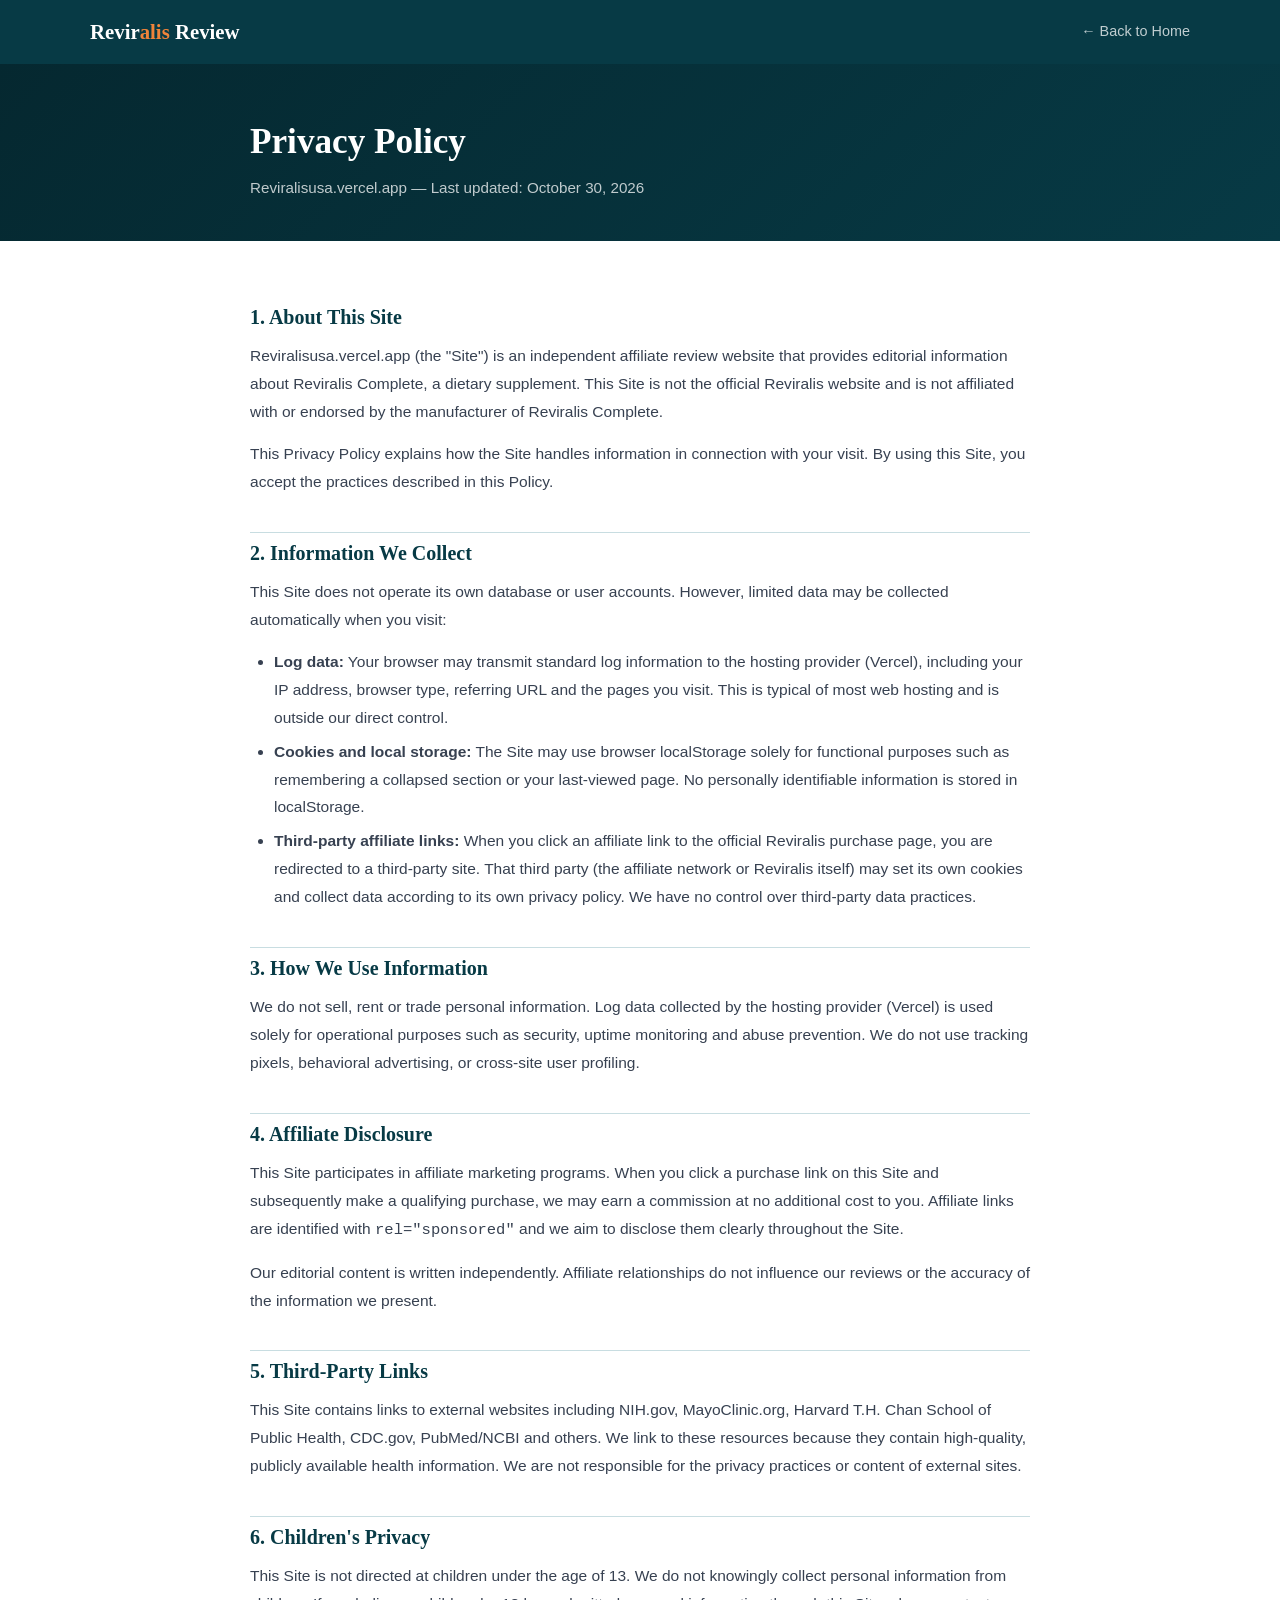
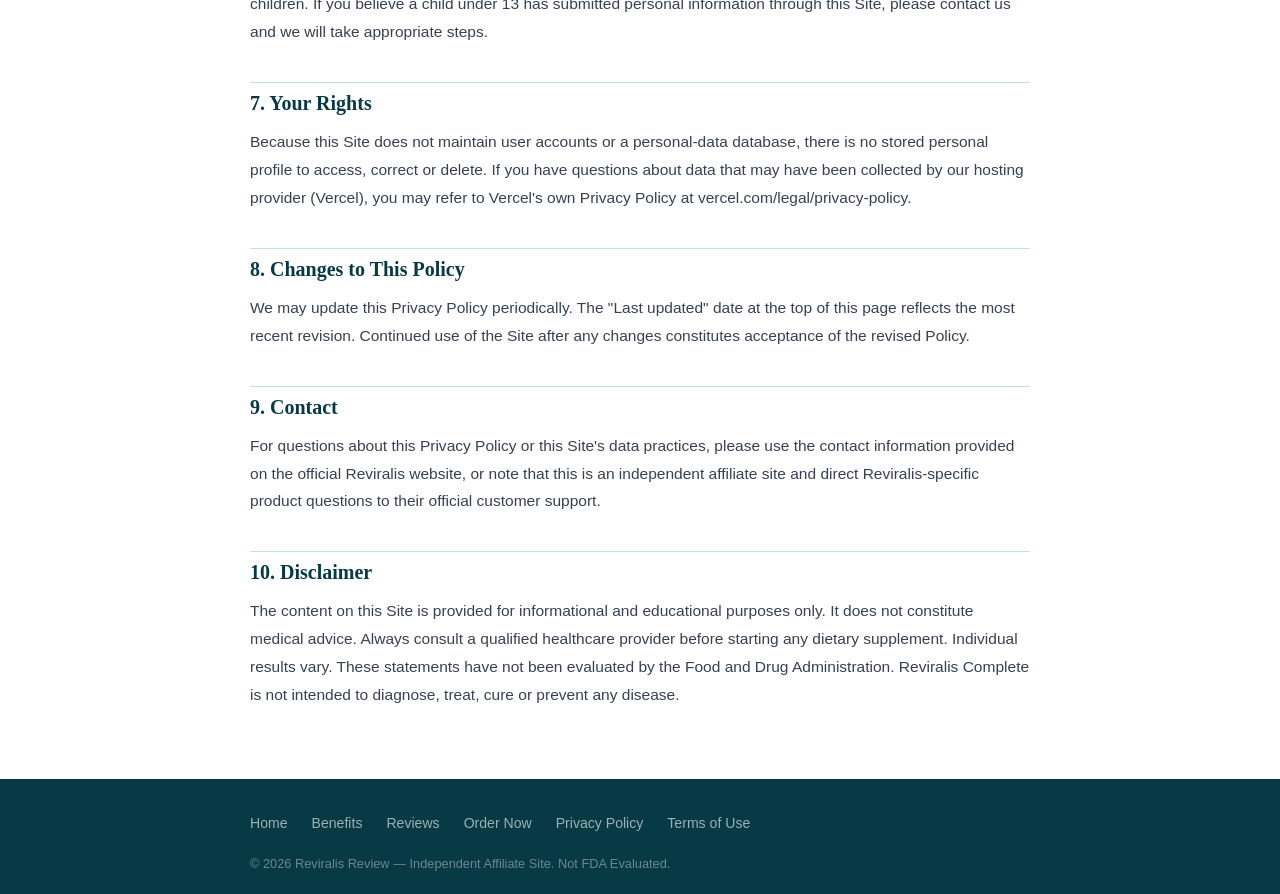
<file: privacy.html>
<!DOCTYPE html>
<html lang="en">
<head>
<meta charset="UTF-8">
<meta name="viewport" content="width=device-width,initial-scale=1">
<title>Privacy Policy — Reviralis Complete Review Site</title>
<meta name="description" content="Privacy Policy for Reviralisusa.vercel.app — an independent affiliate review site. Learn how we collect, use and protect your information.">
<link rel="canonical" href="https://reviralisusa.vercel.app/privacy">
<meta name="robots" content="index,follow">
<link rel="icon" href="/images/favicon.png" type="image/png">
<style>
:root{--teal:#0b5563;--teal-dark:#073a45;--orange:#d96b1f;--cream:#f5f1ea;--sage:#e4f0f2;--dark:#1a1a1a;--white:#fff;--border:#c8dde1;--gray:#6b7280}
*,*::before,*::after{box-sizing:border-box;margin:0;padding:0}
body{font-family:Arial,sans-serif;background:var(--cream);color:var(--dark);line-height:1.8}
h1,h2,h3{font-family:Georgia,'Times New Roman',serif;line-height:1.25}
.site-nav{background:#073a45;height:64px;display:flex;align-items:center}
.nav-inner{display:flex;align-items:center;justify-content:space-between;max-width:1140px;margin:0 auto;padding:0 20px;width:100%}
.nav-logo{display:flex;align-items:center;gap:10px;text-decoration:none}
.logo-text{font-size:1.3rem;font-weight:700;color:#fff;font-family:Georgia,serif}
.logo-text span{color:#f0843a}
.nav-home{color:rgba(255,255,255,0.75);text-decoration:none;font-size:0.9rem}
.nav-home:hover{color:#fff}
.container{max-width:820px;margin:0 auto;padding:0 20px}
.legal-header{background:linear-gradient(135deg,#052830,#073a45);padding:56px 0 40px;color:#fff}
.legal-header h1{font-size:clamp(1.6rem,2.8vw,2.2rem);margin-bottom:10px}
.legal-header p{color:rgba(255,255,255,0.75);font-size:0.95rem}
.legal-body{padding:56px 0;background:#fff;min-height:60vh}
.legal-body h2{font-size:1.25rem;color:var(--teal-dark);margin:36px 0 12px;padding-top:8px;border-top:1px solid var(--border)}
.legal-body h2:first-of-type{border-top:none;margin-top:0}
.legal-body p{color:#374151;margin-bottom:14px;font-size:0.97rem}
.legal-body ul{margin:0 0 14px 24px;color:#374151;font-size:0.97rem}
.legal-body ul li{margin-bottom:6px}
.legal-body a{color:var(--teal);text-decoration:underline}
.site-footer{background:#073a45;color:rgba(255,255,255,0.7);padding:32px 0 20px}
.footer-links{display:flex;gap:24px;flex-wrap:wrap;margin-bottom:16px}
.footer-links a{color:rgba(255,255,255,0.6);text-decoration:none;font-size:0.88rem}
.footer-links a:hover{color:#fff}
.footer-copy{font-size:0.8rem;color:rgba(255,255,255,0.4)}
</style>
</head>
<body>
<nav class="site-nav" role="navigation" aria-label="Main navigation">
  <div class="nav-inner">
    <a href="/" class="nav-logo"><div class="logo-text">Revir<span>alis</span> Review</div></a>
    <a href="/" class="nav-home">← Back to Home</a>
  </div>
</nav>

<div class="legal-header">
  <div class="container">
    <h1>Privacy Policy</h1>
    <p>Reviralisusa.vercel.app — Last updated: October 30, 2026</p>
  </div>
</div>

<div class="legal-body">
  <div class="container">
    <h2>1. About This Site</h2>
    <p>Reviralisusa.vercel.app (the "Site") is an independent affiliate review website that provides editorial information about Reviralis Complete, a dietary supplement. This Site is not the official Reviralis website and is not affiliated with or endorsed by the manufacturer of Reviralis Complete.</p>
    <p>This Privacy Policy explains how the Site handles information in connection with your visit. By using this Site, you accept the practices described in this Policy.</p>

    <h2>2. Information We Collect</h2>
    <p>This Site does not operate its own database or user accounts. However, limited data may be collected automatically when you visit:</p>
    <ul>
      <li><strong>Log data:</strong> Your browser may transmit standard log information to the hosting provider (Vercel), including your IP address, browser type, referring URL and the pages you visit. This is typical of most web hosting and is outside our direct control.</li>
      <li><strong>Cookies and local storage:</strong> The Site may use browser localStorage solely for functional purposes such as remembering a collapsed section or your last-viewed page. No personally identifiable information is stored in localStorage.</li>
      <li><strong>Third-party affiliate links:</strong> When you click an affiliate link to the official Reviralis purchase page, you are redirected to a third-party site. That third party (the affiliate network or Reviralis itself) may set its own cookies and collect data according to its own privacy policy. We have no control over third-party data practices.</li>
    </ul>

    <h2>3. How We Use Information</h2>
    <p>We do not sell, rent or trade personal information. Log data collected by the hosting provider (Vercel) is used solely for operational purposes such as security, uptime monitoring and abuse prevention. We do not use tracking pixels, behavioral advertising, or cross-site user profiling.</p>

    <h2>4. Affiliate Disclosure</h2>
    <p>This Site participates in affiliate marketing programs. When you click a purchase link on this Site and subsequently make a qualifying purchase, we may earn a commission at no additional cost to you. Affiliate links are identified with <code>rel="sponsored"</code> and we aim to disclose them clearly throughout the Site.</p>
    <p>Our editorial content is written independently. Affiliate relationships do not influence our reviews or the accuracy of the information we present.</p>

    <h2>5. Third-Party Links</h2>
    <p>This Site contains links to external websites including NIH.gov, MayoClinic.org, Harvard T.H. Chan School of Public Health, CDC.gov, PubMed/NCBI and others. We link to these resources because they contain high-quality, publicly available health information. We are not responsible for the privacy practices or content of external sites.</p>

    <h2>6. Children's Privacy</h2>
    <p>This Site is not directed at children under the age of 13. We do not knowingly collect personal information from children. If you believe a child under 13 has submitted personal information through this Site, please contact us and we will take appropriate steps.</p>

    <h2>7. Your Rights</h2>
    <p>Because this Site does not maintain user accounts or a personal-data database, there is no stored personal profile to access, correct or delete. If you have questions about data that may have been collected by our hosting provider (Vercel), you may refer to Vercel's own Privacy Policy at vercel.com/legal/privacy-policy.</p>

    <h2>8. Changes to This Policy</h2>
    <p>We may update this Privacy Policy periodically. The "Last updated" date at the top of this page reflects the most recent revision. Continued use of the Site after any changes constitutes acceptance of the revised Policy.</p>

    <h2>9. Contact</h2>
    <p>For questions about this Privacy Policy or this Site's data practices, please use the contact information provided on the official Reviralis website, or note that this is an independent affiliate site and direct Reviralis-specific product questions to their official customer support.</p>

    <h2>10. Disclaimer</h2>
    <p>The content on this Site is provided for informational and educational purposes only. It does not constitute medical advice. Always consult a qualified healthcare provider before starting any dietary supplement. Individual results vary. These statements have not been evaluated by the Food and Drug Administration. Reviralis Complete is not intended to diagnose, treat, cure or prevent any disease.</p>
  </div>
</div>

<footer class="site-footer" role="contentinfo">
  <div class="container">
    <div class="footer-links">
      <a href="/">Home</a>
      <a href="/benefits">Benefits</a>
      <a href="/reviews">Reviews</a>
      <a href="/order">Order Now</a>
      <a href="/privacy">Privacy Policy</a>
      <a href="/terms">Terms of Use</a>
    </div>
    <div class="footer-copy">&copy; 2026 Reviralis Review — Independent Affiliate Site. Not FDA Evaluated.</div>
  </div>
</footer>
</body>
</html>
</file>
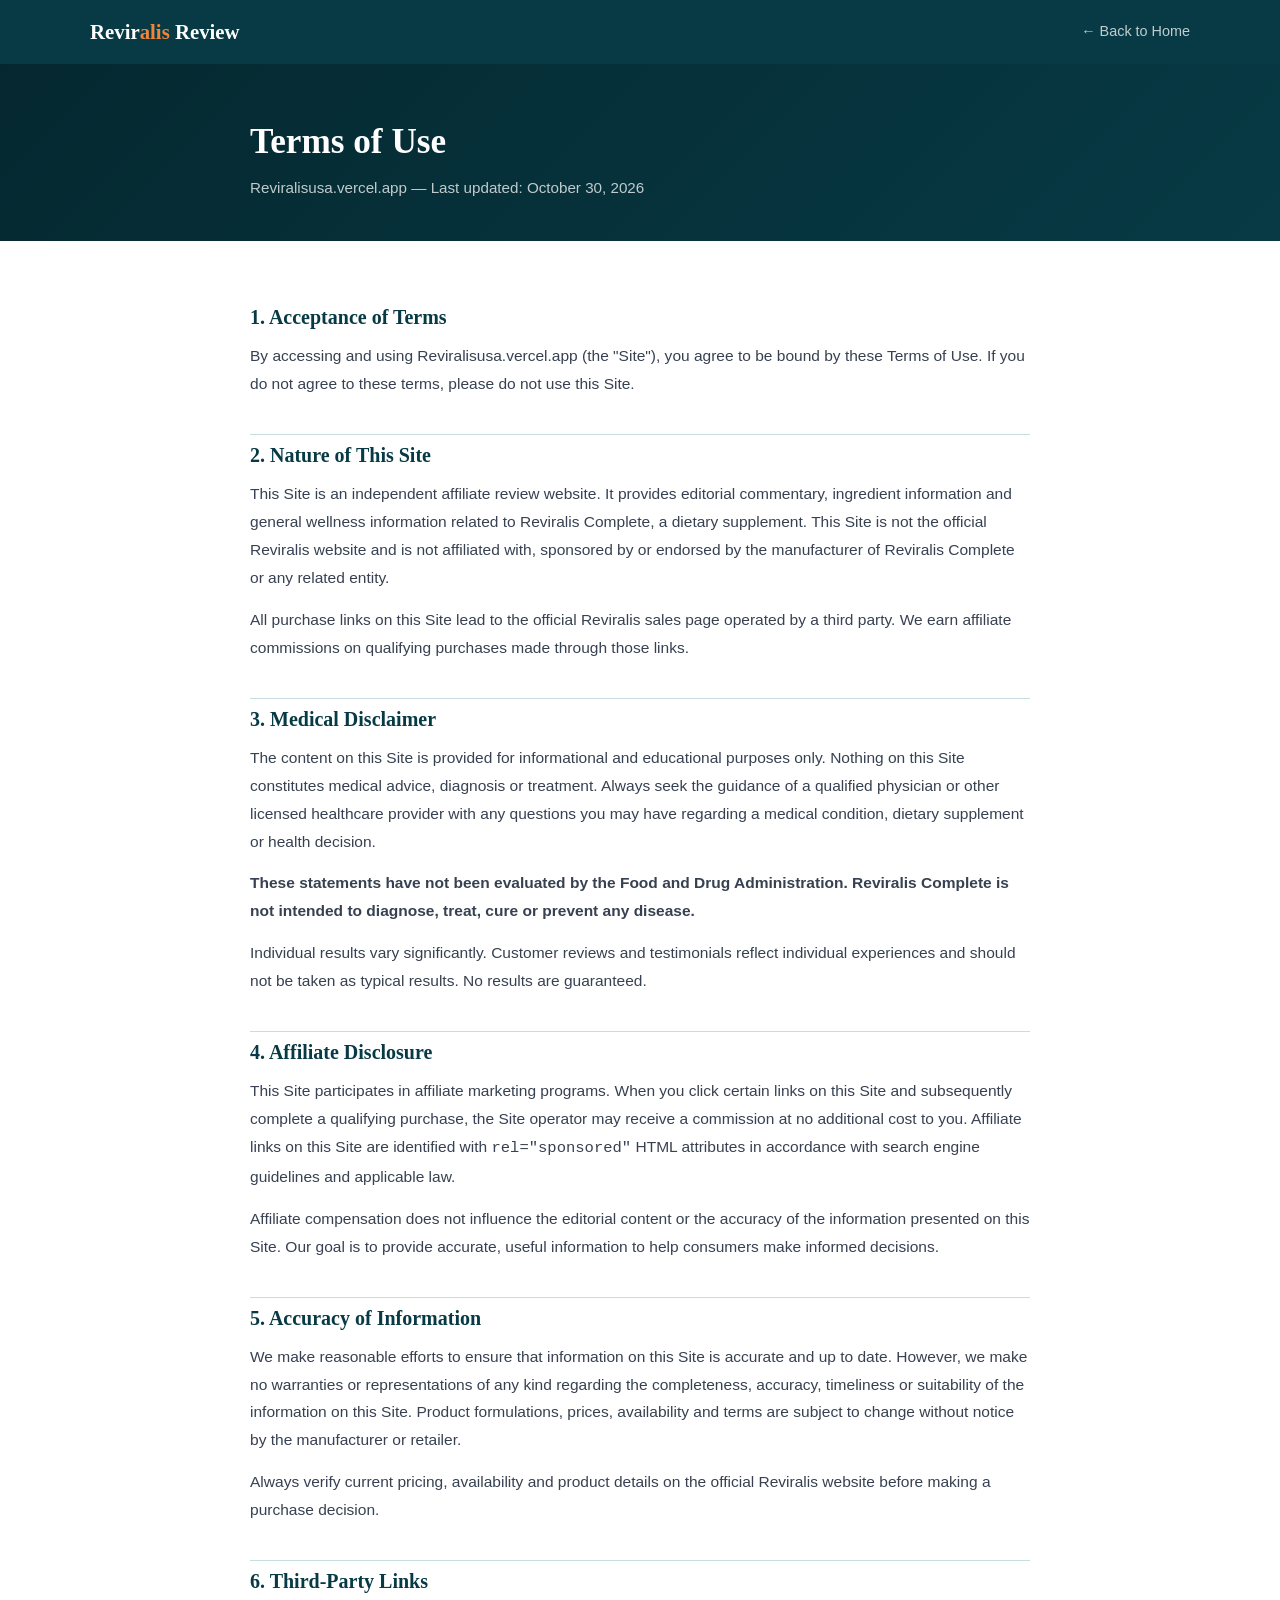
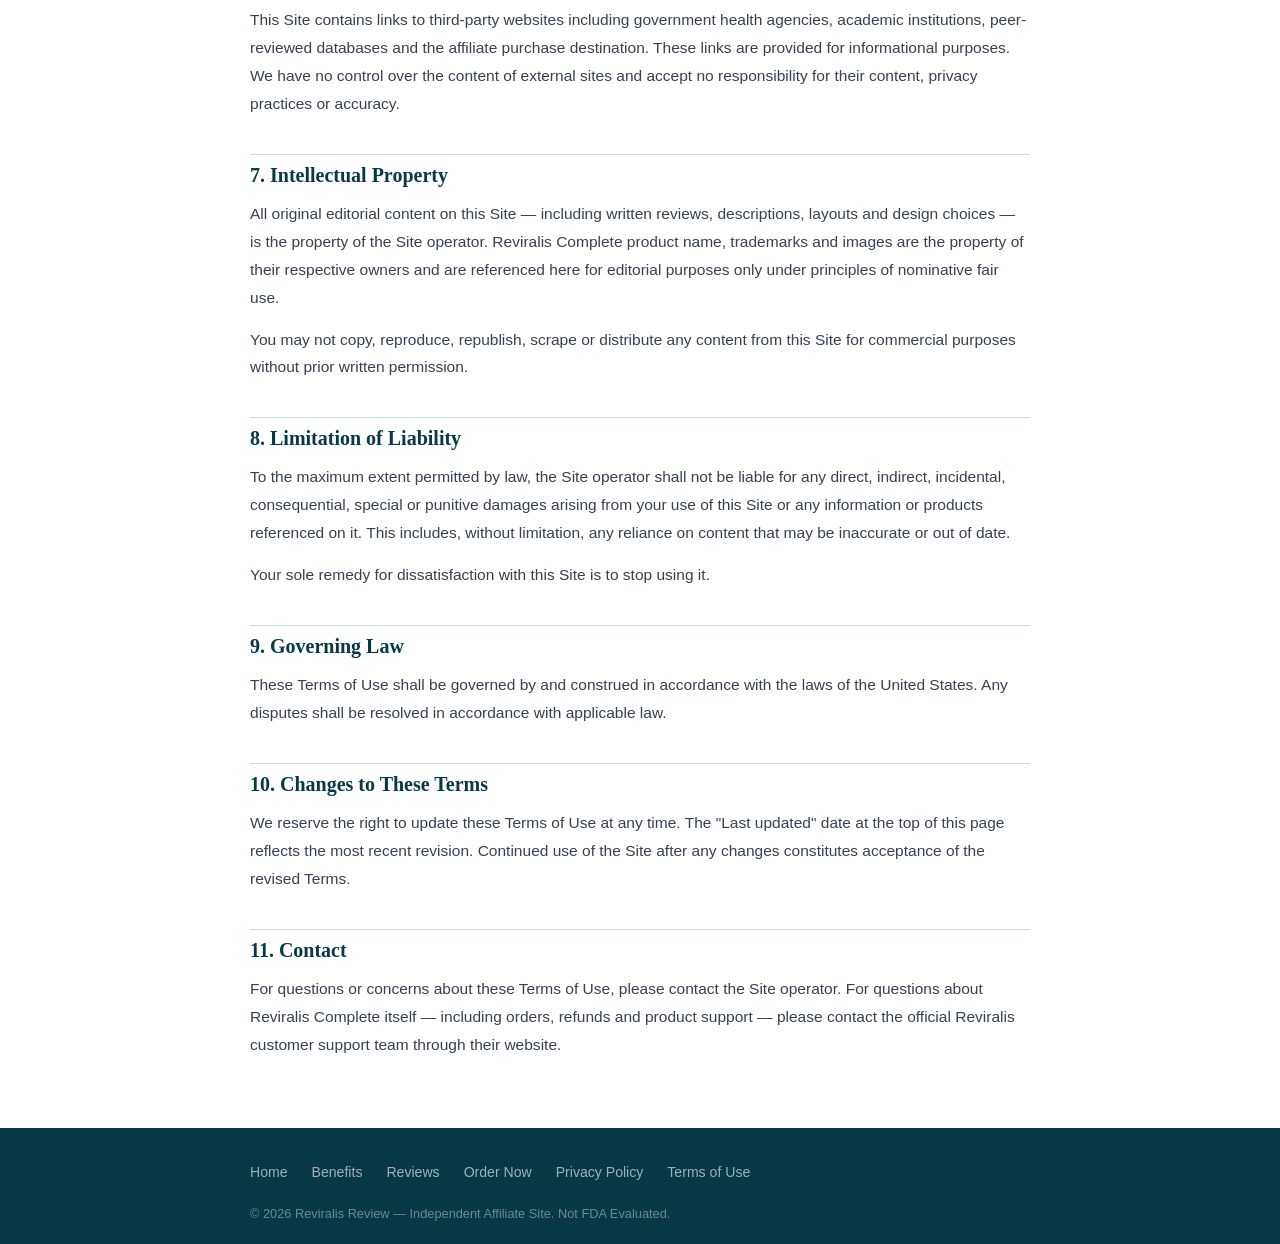
<file: terms.html>
<!DOCTYPE html>
<html lang="en">
<head>
<meta charset="UTF-8">
<meta name="viewport" content="width=device-width,initial-scale=1">
<title>Terms of Use — Reviralis Complete Review Site</title>
<meta name="description" content="Terms of Use for Reviralisusa.vercel.app — an independent affiliate review site. Read our disclaimer, affiliate disclosure and conditions of use.">
<link rel="canonical" href="https://reviralisusa.vercel.app/terms">
<meta name="robots" content="index,follow">
<link rel="icon" href="/images/favicon.png" type="image/png">
<style>
:root{--teal:#0b5563;--teal-dark:#073a45;--orange:#d96b1f;--cream:#f5f1ea;--dark:#1a1a1a;--white:#fff;--border:#c8dde1;--gray:#6b7280}
*,*::before,*::after{box-sizing:border-box;margin:0;padding:0}
body{font-family:Arial,sans-serif;background:var(--cream);color:var(--dark);line-height:1.8}
h1,h2,h3{font-family:Georgia,'Times New Roman',serif;line-height:1.25}
.site-nav{background:#073a45;height:64px;display:flex;align-items:center}
.nav-inner{display:flex;align-items:center;justify-content:space-between;max-width:1140px;margin:0 auto;padding:0 20px;width:100%}
.nav-logo{display:flex;align-items:center;gap:10px;text-decoration:none}
.logo-text{font-size:1.3rem;font-weight:700;color:#fff;font-family:Georgia,serif}
.logo-text span{color:#f0843a}
.nav-home{color:rgba(255,255,255,0.75);text-decoration:none;font-size:0.9rem}
.nav-home:hover{color:#fff}
.container{max-width:820px;margin:0 auto;padding:0 20px}
.legal-header{background:linear-gradient(135deg,#052830,#073a45);padding:56px 0 40px;color:#fff}
.legal-header h1{font-size:clamp(1.6rem,2.8vw,2.2rem);margin-bottom:10px}
.legal-header p{color:rgba(255,255,255,0.75);font-size:0.95rem}
.legal-body{padding:56px 0;background:#fff;min-height:60vh}
.legal-body h2{font-size:1.25rem;color:var(--teal-dark);margin:36px 0 12px;padding-top:8px;border-top:1px solid var(--border)}
.legal-body h2:first-of-type{border-top:none;margin-top:0}
.legal-body p{color:#374151;margin-bottom:14px;font-size:0.97rem}
.legal-body ul{margin:0 0 14px 24px;color:#374151;font-size:0.97rem}
.legal-body ul li{margin-bottom:6px}
.legal-body a{color:var(--teal);text-decoration:underline}
.site-footer{background:#073a45;color:rgba(255,255,255,0.7);padding:32px 0 20px}
.footer-links{display:flex;gap:24px;flex-wrap:wrap;margin-bottom:16px}
.footer-links a{color:rgba(255,255,255,0.6);text-decoration:none;font-size:0.88rem}
.footer-links a:hover{color:#fff}
.footer-copy{font-size:0.8rem;color:rgba(255,255,255,0.4)}
</style>
</head>
<body>
<nav class="site-nav" role="navigation" aria-label="Main navigation">
  <div class="nav-inner">
    <a href="/" class="nav-logo"><div class="logo-text">Revir<span>alis</span> Review</div></a>
    <a href="/" class="nav-home">← Back to Home</a>
  </div>
</nav>

<div class="legal-header">
  <div class="container">
    <h1>Terms of Use</h1>
    <p>Reviralisusa.vercel.app — Last updated: October 30, 2026</p>
  </div>
</div>

<div class="legal-body">
  <div class="container">
    <h2>1. Acceptance of Terms</h2>
    <p>By accessing and using Reviralisusa.vercel.app (the "Site"), you agree to be bound by these Terms of Use. If you do not agree to these terms, please do not use this Site.</p>

    <h2>2. Nature of This Site</h2>
    <p>This Site is an independent affiliate review website. It provides editorial commentary, ingredient information and general wellness information related to Reviralis Complete, a dietary supplement. This Site is not the official Reviralis website and is not affiliated with, sponsored by or endorsed by the manufacturer of Reviralis Complete or any related entity.</p>
    <p>All purchase links on this Site lead to the official Reviralis sales page operated by a third party. We earn affiliate commissions on qualifying purchases made through those links.</p>

    <h2>3. Medical Disclaimer</h2>
    <p>The content on this Site is provided for informational and educational purposes only. Nothing on this Site constitutes medical advice, diagnosis or treatment. Always seek the guidance of a qualified physician or other licensed healthcare provider with any questions you may have regarding a medical condition, dietary supplement or health decision.</p>
    <p><strong>These statements have not been evaluated by the Food and Drug Administration. Reviralis Complete is not intended to diagnose, treat, cure or prevent any disease.</strong></p>
    <p>Individual results vary significantly. Customer reviews and testimonials reflect individual experiences and should not be taken as typical results. No results are guaranteed.</p>

    <h2>4. Affiliate Disclosure</h2>
    <p>This Site participates in affiliate marketing programs. When you click certain links on this Site and subsequently complete a qualifying purchase, the Site operator may receive a commission at no additional cost to you. Affiliate links on this Site are identified with <code>rel="sponsored"</code> HTML attributes in accordance with search engine guidelines and applicable law.</p>
    <p>Affiliate compensation does not influence the editorial content or the accuracy of the information presented on this Site. Our goal is to provide accurate, useful information to help consumers make informed decisions.</p>

    <h2>5. Accuracy of Information</h2>
    <p>We make reasonable efforts to ensure that information on this Site is accurate and up to date. However, we make no warranties or representations of any kind regarding the completeness, accuracy, timeliness or suitability of the information on this Site. Product formulations, prices, availability and terms are subject to change without notice by the manufacturer or retailer.</p>
    <p>Always verify current pricing, availability and product details on the official Reviralis website before making a purchase decision.</p>

    <h2>6. Third-Party Links</h2>
    <p>This Site contains links to third-party websites including government health agencies, academic institutions, peer-reviewed databases and the affiliate purchase destination. These links are provided for informational purposes. We have no control over the content of external sites and accept no responsibility for their content, privacy practices or accuracy.</p>

    <h2>7. Intellectual Property</h2>
    <p>All original editorial content on this Site — including written reviews, descriptions, layouts and design choices — is the property of the Site operator. Reviralis Complete product name, trademarks and images are the property of their respective owners and are referenced here for editorial purposes only under principles of nominative fair use.</p>
    <p>You may not copy, reproduce, republish, scrape or distribute any content from this Site for commercial purposes without prior written permission.</p>

    <h2>8. Limitation of Liability</h2>
    <p>To the maximum extent permitted by law, the Site operator shall not be liable for any direct, indirect, incidental, consequential, special or punitive damages arising from your use of this Site or any information or products referenced on it. This includes, without limitation, any reliance on content that may be inaccurate or out of date.</p>
    <p>Your sole remedy for dissatisfaction with this Site is to stop using it.</p>

    <h2>9. Governing Law</h2>
    <p>These Terms of Use shall be governed by and construed in accordance with the laws of the United States. Any disputes shall be resolved in accordance with applicable law.</p>

    <h2>10. Changes to These Terms</h2>
    <p>We reserve the right to update these Terms of Use at any time. The "Last updated" date at the top of this page reflects the most recent revision. Continued use of the Site after any changes constitutes acceptance of the revised Terms.</p>

    <h2>11. Contact</h2>
    <p>For questions or concerns about these Terms of Use, please contact the Site operator. For questions about Reviralis Complete itself — including orders, refunds and product support — please contact the official Reviralis customer support team through their website.</p>
  </div>
</div>

<footer class="site-footer" role="contentinfo">
  <div class="container">
    <div class="footer-links">
      <a href="/">Home</a>
      <a href="/benefits">Benefits</a>
      <a href="/reviews">Reviews</a>
      <a href="/order">Order Now</a>
      <a href="/privacy">Privacy Policy</a>
      <a href="/terms">Terms of Use</a>
    </div>
    <div class="footer-copy">&copy; 2026 Reviralis Review — Independent Affiliate Site. Not FDA Evaluated.</div>
  </div>
</footer>
</body>
</html>
</file>
<file: css/style.css>
/* ============================================================
   reviralisusa.vercel.app — style.css
   Palette: deep teal, burnt orange, warm cream, clean white
   System fonts: Georgia (headings), Arial (UI/body)
   ============================================================ */

:root {
  --teal:        #0b5563;
  --teal-dark:   #073a45;
  --teal-mid:    #0d6b7c;
  --orange:      #d96b1f;
  --orange-light:#f0843a;
  --cream:       #f5f1ea;
  --sage:        #e4f0f2;
  --dark:        #1a1a1a;
  --white:       #ffffff;
  --gray:        #555555;
  --border:      #c8dde1;
}

/* ---- Reset ---- */
*, *::before, *::after { box-sizing: border-box; margin: 0; padding: 0; }

body {
  font-family: Arial, sans-serif;
  background: var(--cream);
  color: var(--dark);
  line-height: 1.7;
}

h1, h2, h3, h4, h5, h6 {
  font-family: Georgia, 'Times New Roman', serif;
  line-height: 1.25;
}

img { max-width: 100%; height: auto; display: block; }

a { color: var(--teal); text-decoration: none; }
a:hover { color: var(--orange); }

/* ---- Layout ---- */
.container { max-width: 1140px; margin: 0 auto; padding: 0 20px; }
.section    { padding: 80px 0; }
.section-sm { padding: 48px 0; }
.text-center { text-align: center; }

/* ---- Navigation ---- */
.site-nav {
  position: sticky; top: 0; z-index: 1000;
  background: rgba(255,255,255,0.97);
  border-bottom: 1px solid var(--border);
  height: 68px; display: flex; align-items: center;
  backdrop-filter: blur(8px);
}
.nav-inner {
  display: flex; align-items: center;
  justify-content: space-between;
  height: 68px; max-width: 1140px;
  margin: 0 auto; padding: 0 20px; width: 100%;
}
.nav-logo {
  display: flex; align-items: center;
  gap: 10px; text-decoration: none; white-space: nowrap;
}
.logo-icon {
  width: 38px; height: 38px; min-width: 38px;
  background: linear-gradient(135deg, #073a45, #0d6b7c);
  border-radius: 8px; display: flex;
  align-items: center; justify-content: center;
  font-size: 1.3rem;
}
.logo-text {
  font-size: 1.4rem; font-weight: 700;
  color: var(--teal-dark);
  font-family: Georgia, serif;
}
.logo-text span { color: var(--orange); }
.nav-links { display: flex; align-items: center; gap: 28px; }
.nav-links a {
  font-size: 0.95rem; font-weight: 600;
  color: var(--dark); text-decoration: none;
  transition: color 0.3s;
}
.nav-links a:hover,
.nav-links a.active { color: var(--teal); }
.nav-cta {
  background: var(--orange) !important;
  color: #fff !important;
  padding: 10px 22px; border-radius: 8px;
}
.nav-cta:hover { background: var(--orange-light) !important; }
.nav-mobile-toggle {
  display: none; background: none; border: none;
  cursor: pointer; padding: 8px;
  flex-direction: column; gap: 5px;
}
.nav-mobile-toggle span {
  display: block; width: 24px; height: 2px;
  background: var(--dark); transition: all 0.3s;
}
.mobile-nav {
  display: none; position: fixed;
  top: 68px; left: 0; right: 0;
  background: #fff; border-bottom: 1px solid var(--border);
  padding: 20px; z-index: 999;
  flex-direction: column; gap: 16px;
  box-shadow: 0 4px 24px rgba(0,0,0,0.1);
}
.mobile-nav.open { display: flex; }
.mobile-nav a {
  font-size: 1rem; font-weight: 600;
  color: var(--dark); padding: 8px 0;
  border-bottom: 1px solid var(--border);
  text-decoration: none;
}

/* ---- Trust bar ---- */
.trust-bar { background: var(--teal-dark); color: #fff; padding: 12px 0; }
.trust-bar-inner {
  display: flex; align-items: center;
  justify-content: center; gap: 40px; flex-wrap: wrap;
}
.trust-item {
  display: flex; align-items: center; gap: 8px;
  font-size: 0.84rem; font-weight: 600; white-space: nowrap;
}
.trust-item svg {
  width: 18px; height: 18px; flex-shrink: 0;
  stroke: var(--orange-light); fill: none;
  stroke-width: 2; stroke-linecap: round; stroke-linejoin: round;
}

/* ---- Breadcrumb bar (standalone bar, not in-hero) ---- */
.breadcrumb-bar {
  background: var(--sage);
  border-bottom: 1px solid var(--border);
  padding: 10px 0;
}
.breadcrumb-bar-inner {
  display: flex; align-items: center; gap: 8px;
  font-size: 0.82rem; color: #888;
}
.breadcrumb-bar-inner a { color: var(--teal); }
/* In-hero breadcrumb (inner pages) */
.page-hero .breadcrumb {
  display: inline-flex; gap: 8px; align-items: center;
  font-size: 0.82rem; margin-bottom: 16px;
  background: rgba(0,0,0,0.18); padding: 5px 14px;
  border-radius: 20px; border: none;
}
.page-hero .breadcrumb a { color: rgba(255,255,255,0.85); text-decoration: none; }
.page-hero .breadcrumb a:hover { color: #fff; }
.page-hero .breadcrumb span { color: rgba(255,255,255,0.55); }

/* ---- Section label ---- */
.section-label {
  display: inline-block;
  background: var(--sage); color: var(--teal);
  font-size: 0.82rem; font-weight: 700;
  text-transform: uppercase; letter-spacing: 0.08em;
  padding: 6px 16px; border-radius: 20px;
  margin-bottom: 16px;
}
.section-subtitle {
  color: var(--gray); font-size: 1.05rem;
  max-width: 640px; margin: 0 auto 48px;
}

/* ---- Buttons ---- */
.btn {
  display: inline-flex; align-items: center;
  justify-content: center; gap: 8px;
  font-weight: 700; padding: 16px 32px;
  border-radius: 8px; text-decoration: none;
  transition: all 0.3s; font-size: 1rem;
  font-family: Arial, sans-serif; white-space: nowrap;
  cursor: pointer; border: none;
}
.btn-primary { background: var(--orange); color: #fff; }
.btn-primary:hover {
  background: var(--orange-light);
  transform: translateY(-2px);
  box-shadow: 0 8px 24px rgba(217,107,31,0.35);
  color: #fff;
}
.btn-teal { background: var(--teal); color: #fff; }
.btn-teal:hover { background: var(--teal-dark); color: #fff; }
.btn-outline {
  background: transparent; color: #fff;
  border: 2px solid rgba(255,255,255,0.5);
}
.btn-outline:hover { background: rgba(255,255,255,0.1); color: #fff; }
.btn-lg { padding: 20px 40px; font-size: 1.1rem; }
.btn-pulse { animation: pulse 2.5s infinite; }
@keyframes pulse {
  0%, 100% { box-shadow: 0 0 0 0 rgba(217,107,31,0.4); }
  50%       { box-shadow: 0 0 0 12px rgba(217,107,31,0); }
}

/* ---- Hero ---- */
.hero {
  background: linear-gradient(135deg, #052830 0%, #073a45 40%, #0b5563 70%, #073a45 100%);
  padding: 80px 0 60px; color: #fff;
}
.hero-grid {
  display: grid; grid-template-columns: 1fr 1fr;
  gap: 60px; align-items: center;
  max-width: 1140px; margin: 0 auto; padding: 0 20px;
}
.hero-content h1 { color: #fff; margin-bottom: 16px; }
.hero-content h1 span { color: #f0a05a; }
.hero-subtitle {
  font-size: 1.1rem; color: rgba(255,255,255,0.85);
  margin-bottom: 24px;
}
.hero-badges { display: flex; flex-wrap: wrap; gap: 10px; margin-bottom: 24px; }
.badge {
  display: inline-flex; align-items: center; gap: 6px;
  background: rgba(255,255,255,0.12);
  border: 1px solid rgba(255,255,255,0.2);
  color: #fff; padding: 6px 14px;
  border-radius: 20px; font-size: 0.82rem; font-weight: 600;
}
.hero-stars { display: flex; gap: 2px; margin-bottom: 8px; }
.hero-stars svg { width: 20px; height: 20px; fill: #f0a05a; flex-shrink: 0; }
.rating-text {
  color: rgba(255,255,255,0.8); font-size: 0.9rem; margin-bottom: 24px;
}
.hero-image {
  display: flex; justify-content: center;
  align-items: center; width: 100%; height: 460px;
}
.hero-image img {
  width: 460px; height: 460px; object-fit: contain;
}

/* ---- Cards / Grid ---- */
.grid-2 { display: grid; grid-template-columns: 1fr 1fr; gap: 32px; }
.grid-3 { display: grid; grid-template-columns: repeat(3, 1fr); gap: 28px; }
.grid-4 { display: grid; grid-template-columns: repeat(4, 1fr); gap: 24px; }
.card {
  background: #fff; border-radius: 12px;
  border: 1px solid var(--border);
  box-shadow: 0 4px 20px rgba(11,85,99,0.08);
  padding: 28px; transition: transform 0.3s, box-shadow 0.3s;
}
.card:hover {
  transform: translateY(-4px);
  box-shadow: 0 12px 32px rgba(11,85,99,0.14);
}

/* ---- Ingredient / benefit cards ---- */
.benefit-icon {
  width: 56px; height: 56px;
  background: linear-gradient(135deg, var(--teal), var(--teal-mid));
  border-radius: 12px; display: flex;
  align-items: center; justify-content: center;
  font-size: 1.5rem; margin-bottom: 16px;
}
.benefit-card h3 { font-size: 1.1rem; margin-bottom: 8px; color: var(--teal-dark); }
.benefit-card p  { font-size: 0.92rem; color: var(--gray); line-height: 1.6; }

/* ---- Pricing ---- */
.pricing-grid { display: grid; grid-template-columns: repeat(3,1fr); gap: 24px; }
.pricing-card {
  background: #fff; border-radius: 16px;
  border: 2px solid var(--border);
  padding: 32px 24px; text-align: center;
  position: relative; transition: all 0.3s;
}
.pricing-card.featured {
  border-color: var(--orange);
  box-shadow: 0 8px 32px rgba(217,107,31,0.2);
  transform: scale(1.04);
}
.pricing-badge {
  position: absolute; top: -14px; left: 50%;
  transform: translateX(-50%);
  background: var(--orange); color: #fff;
  font-size: 0.78rem; font-weight: 700;
  padding: 5px 18px; border-radius: 20px;
  white-space: nowrap; text-transform: uppercase;
  letter-spacing: 0.05em;
}
.pricing-bottles { font-size: 1rem; color: var(--gray); margin-bottom: 8px; }
.pricing-price {
  font-size: 3rem; font-weight: 700;
  color: var(--teal-dark); line-height: 1;
  font-family: Georgia, serif;
}
.pricing-price sup { font-size: 1.4rem; vertical-align: top; margin-top: 8px; }
.pricing-per { font-size: 0.85rem; color: var(--gray); margin-bottom: 4px; }
.pricing-total { font-size: 0.9rem; font-weight: 600; color: var(--dark); margin-bottom: 6px; }
.pricing-shipping { font-size: 0.82rem; color: #4caf50; font-weight: 600; margin-bottom: 20px; }
.pricing-img { margin: 0 auto 20px; height: 180px; width: auto; object-fit: contain; }
.pricing-savings {
  display: inline-block; background: var(--sage);
  color: var(--teal); font-size: 0.82rem;
  font-weight: 700; padding: 4px 12px;
  border-radius: 20px; margin-bottom: 16px;
}

/* ---- Reviews ---- */
.review-grid { display: grid; grid-template-columns: repeat(3,1fr); gap: 24px; }
.review-card {
  background: #fff; border-radius: 12px;
  border: 1px solid var(--border);
  padding: 24px; box-shadow: 0 4px 16px rgba(11,85,99,0.08);
}
.review-header { display: flex; align-items: center; gap: 14px; margin-bottom: 12px; }
.reviewer-avatar {
  width: 48px; height: 48px; border-radius: 50%;
  background: linear-gradient(135deg, var(--teal), var(--teal-mid));
  display: flex; align-items: center; justify-content: center;
  color: #fff; font-size: 1.1rem; font-weight: 700;
  flex-shrink: 0;
}
.reviewer-name { font-weight: 700; font-size: 0.95rem; }
.review-location { font-size: 0.8rem; color: var(--gray); }
.review-stars { display: flex; gap: 2px; margin-top: 4px; }
.review-stars svg { width: 14px; height: 14px; fill: #f0a05a; }
.review-verified {
  font-size: 0.76rem; color: #2e7d32;
  font-weight: 600; margin-bottom: 8px;
}
.review-title { font-size: 1rem; font-weight: 700; margin-bottom: 8px; color: var(--teal-dark); }
.review-text { font-size: 0.9rem; color: var(--gray); line-height: 1.6; }
.review-date { font-size: 0.78rem; color: #999; margin-top: 12px; }

/* ---- FAQ ---- */
.faq-item {
  border-bottom: 1px solid var(--border);
  overflow: hidden;
}
.faq-q {
  width: 100%; background: none; border: none;
  display: flex; justify-content: space-between;
  align-items: center; padding: 18px 0;
  cursor: pointer; text-align: left;
  font-size: 1rem; font-weight: 600;
  font-family: Georgia, serif; color: var(--teal-dark);
}
.faq-q svg {
  width: 20px; height: 20px; flex-shrink: 0;
  stroke: var(--orange); fill: none;
  stroke-width: 2; stroke-linecap: round;
  transition: transform 0.3s;
}
.faq-q[aria-expanded="true"] svg { transform: rotate(45deg); }
.faq-a {
  max-height: 0; overflow: hidden;
  transition: max-height 0.35s ease;
}
.faq-a-inner {
  padding: 0 0 18px;
  font-size: 0.95rem; color: var(--gray); line-height: 1.7;
}

/* ---- Stats bar ---- */
.stats-bar {
  background: linear-gradient(135deg, var(--teal-dark), var(--teal));
  padding: 48px 0; color: #fff;
}
.stats-grid { display: grid; grid-template-columns: repeat(4,1fr); gap: 32px; text-align: center; }
.stat-number {
  font-size: 2.8rem; font-weight: 700;
  font-family: Georgia, serif; color: #f0a05a;
  line-height: 1;
}
.stat-label { font-size: 0.88rem; color: rgba(255,255,255,0.8); margin-top: 6px; }

/* ---- Guarantee banner ---- */
.guarantee-band {
  background: var(--sage); border-top: 2px solid var(--border);
  border-bottom: 2px solid var(--border); padding: 40px 0;
}
.guarantee-inner { display: flex; align-items: center; gap: 32px; }
.guarantee-img { width: 120px; height: 120px; object-fit: contain; flex-shrink: 0; }
.guarantee-text h3 { font-size: 1.3rem; color: var(--teal-dark); margin-bottom: 8px; }
.guarantee-text p { font-size: 0.95rem; color: var(--gray); }

/* ---- Ingredient table ---- */
.ingredient-table { width: 100%; border-collapse: collapse; }
.ingredient-table th {
  background: var(--teal-dark); color: #fff;
  padding: 12px 16px; text-align: left;
  font-size: 0.9rem;
}
.ingredient-table td {
  padding: 12px 16px; border-bottom: 1px solid var(--border);
  font-size: 0.9rem;
}
.ingredient-table tr:nth-child(even) td { background: var(--sage); }

/* ---- Step cards ---- */
.steps-grid { display: grid; grid-template-columns: repeat(4,1fr); gap: 20px; }
.step-card {
  background: #fff; border-radius: 12px;
  border: 1px solid var(--border); padding: 24px;
  position: relative; text-align: center;
}
.step-num {
  width: 40px; height: 40px;
  background: var(--orange); color: #fff;
  border-radius: 50%; display: flex;
  align-items: center; justify-content: center;
  font-weight: 700; font-size: 1.1rem;
  margin: 0 auto 12px;
}
.step-card h3 { font-size: 1rem; color: var(--teal-dark); margin-bottom: 8px; }
.step-card p { font-size: 0.87rem; color: var(--gray); }

/* ---- Bonus cards ---- */
.bonus-card {
  background: #fff; border-radius: 12px;
  border: 1px solid var(--border);
  padding: 24px; display: flex; gap: 20px;
  align-items: flex-start;
}
.bonus-img { width: 90px; height: 110px; object-fit: contain; flex-shrink: 0; }
.bonus-value {
  display: inline-block; background: var(--orange);
  color: #fff; font-size: 0.78rem; font-weight: 700;
  padding: 2px 10px; border-radius: 20px; margin-bottom: 6px;
}
.bonus-card h3 { font-size: 1rem; color: var(--teal-dark); margin-bottom: 6px; }
.bonus-card p { font-size: 0.87rem; color: var(--gray); }

/* ---- Authority links ---- */
.authority-grid { display: grid; grid-template-columns: repeat(3,1fr); gap: 20px; }
.authority-link {
  background: #fff; border: 1px solid var(--border);
  border-radius: 10px; padding: 20px;
  display: flex; align-items: flex-start; gap: 12px;
  text-decoration: none; color: inherit;
  transition: box-shadow 0.3s;
}
.authority-link:hover { box-shadow: 0 4px 16px rgba(11,85,99,0.14); color: inherit; }
.authority-icon {
  width: 40px; height: 40px; border-radius: 8px;
  background: var(--sage); display: flex;
  align-items: center; justify-content: center;
  font-size: 1.2rem; flex-shrink: 0;
}
.authority-name { font-weight: 700; font-size: 0.9rem; color: var(--teal-dark); }
.authority-desc { font-size: 0.82rem; color: var(--gray); margin-top: 2px; }

/* ---- Footer ---- */
.site-footer {
  background: var(--teal-dark);
  color: rgba(255,255,255,0.75);
  padding: 48px 0 0;
}
.footer-disclaimer {
  background: rgba(0,0,0,0.2);
  padding: 12px 20px; font-size: 0.78rem;
  text-align: center; color: rgba(255,255,255,0.6);
  margin-bottom: 32px; border-radius: 6px;
}
.footer-grid { display: grid; grid-template-columns: 2fr 1fr 1fr 1fr 1fr; gap: 32px; margin-bottom: 32px; }
.footer-brand .logo-text { color: #fff; margin-bottom: 10px; }
.footer-brand .logo-text span { color: var(--orange-light); }
.footer-desc { font-size: 0.87rem; color: rgba(255,255,255,0.6); line-height: 1.6; }
.footer-col h4 {
  font-family: Georgia, serif; font-size: 0.95rem;
  color: rgba(255,255,255,0.9); margin-bottom: 14px;
}
.footer-col ul { list-style: none; }
.footer-col ul li { margin-bottom: 8px; }
.footer-col ul li a {
  color: rgba(255,255,255,0.6); font-size: 0.87rem;
  text-decoration: none; transition: color 0.3s;
}
.footer-col ul li a:hover { color: #fff; }
.footer-bottom {
  border-top: 1px solid rgba(255,255,255,0.12);
  padding: 20px 0;
  display: flex; justify-content: space-between;
  align-items: center; flex-wrap: wrap; gap: 10px;
  font-size: 0.82rem; color: rgba(255,255,255,0.5);
}
.footer-bottom a { color: rgba(255,255,255,0.5); }
.footer-bottom a:hover { color: rgba(255,255,255,0.8); }

/* ---- Responsive ---- */
@media (max-width: 1024px) {
  .grid-4   { grid-template-columns: repeat(2,1fr); }
  .steps-grid { grid-template-columns: repeat(2,1fr); }
  .stats-grid { grid-template-columns: repeat(2,1fr); }
  .footer-grid { grid-template-columns: 1fr 1fr 1fr; }
}
@media (max-width: 768px) {
  .footer-grid { grid-template-columns: 1fr 1fr; }
}
@media (max-width: 900px) {
  .nav-links       { display: none; }
  .nav-mobile-toggle { display: flex; }
  .hero-grid       { grid-template-columns: 1fr; gap: 40px; }
  .hero-image      { order: -1; height: 300px; }
  .hero-image img  { width: 300px; height: 300px; }
  .grid-2          { grid-template-columns: 1fr; }
  .grid-3          { grid-template-columns: 1fr; }
  .pricing-grid    { grid-template-columns: 1fr; }
  .pricing-card.featured { transform: none; }
  .review-grid     { grid-template-columns: 1fr; }
  .authority-grid  { grid-template-columns: 1fr; }
  .trust-bar-inner { gap: 20px; }
  .guarantee-inner { flex-direction: column; text-align: center; }
}
@media (max-width: 600px) {
  .hero { padding: 56px 0 40px; }
  .hero-image { height: 240px; }
  .hero-image img { width: 240px; height: 240px; }
  .section { padding: 56px 0; }
  .trust-bar-inner { flex-direction: column; gap: 12px; }
  .stats-grid { grid-template-columns: repeat(2,1fr); gap: 20px; }
  .footer-grid { grid-template-columns: 1fr; gap: 24px; }
  .bonus-grid { grid-template-columns: 1fr; }
}
</file>
